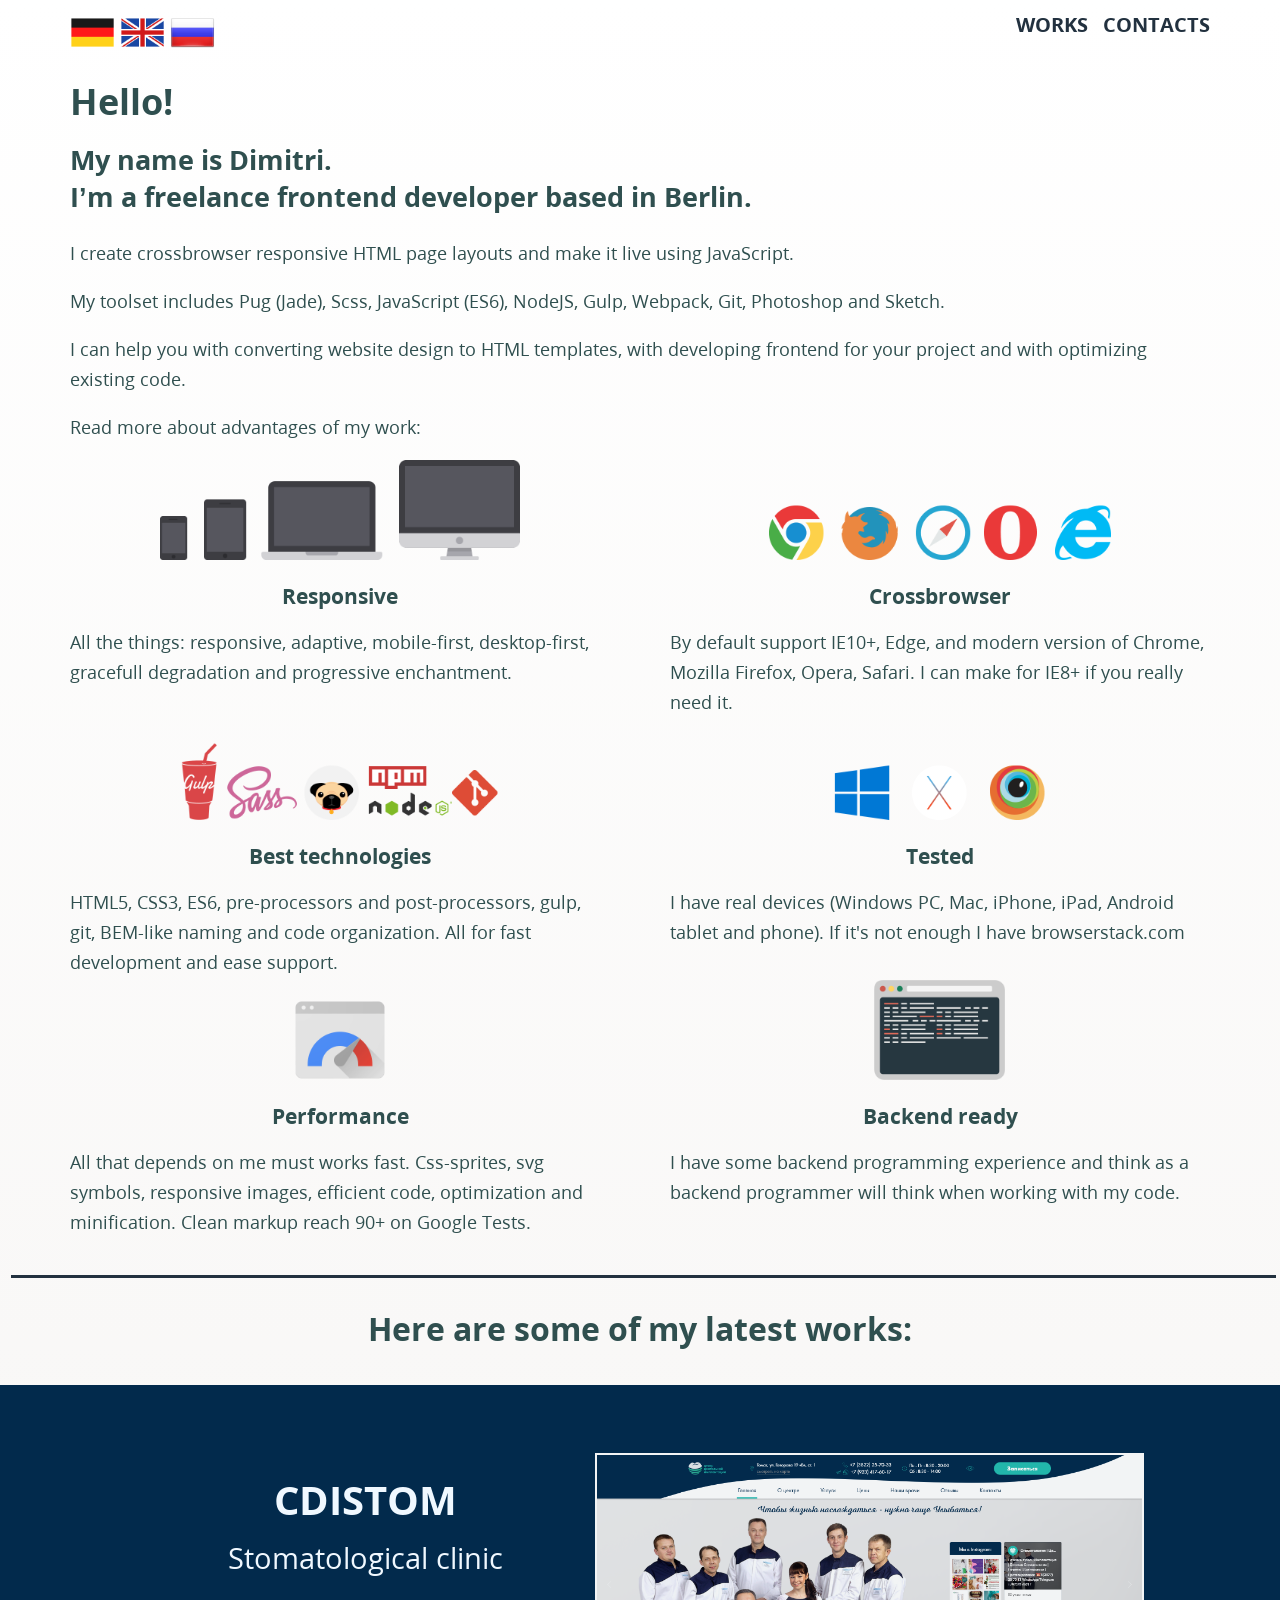
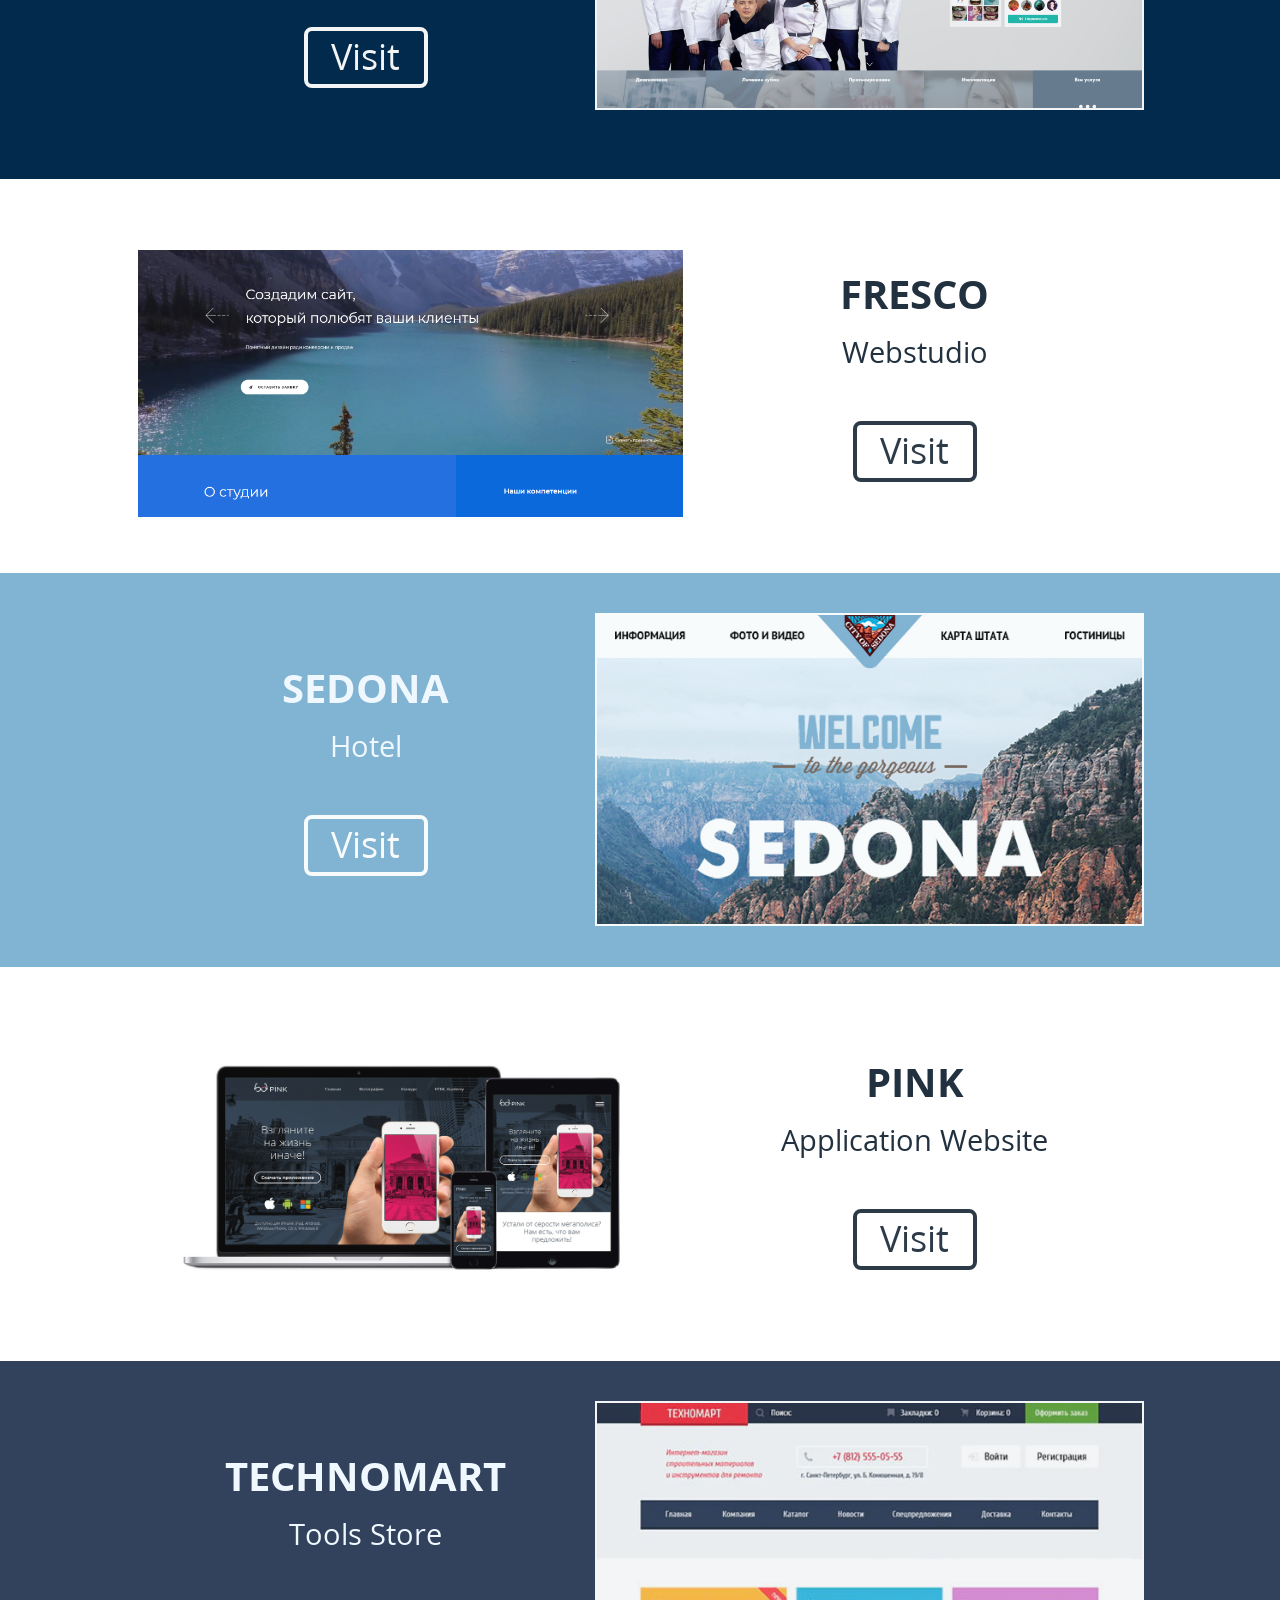
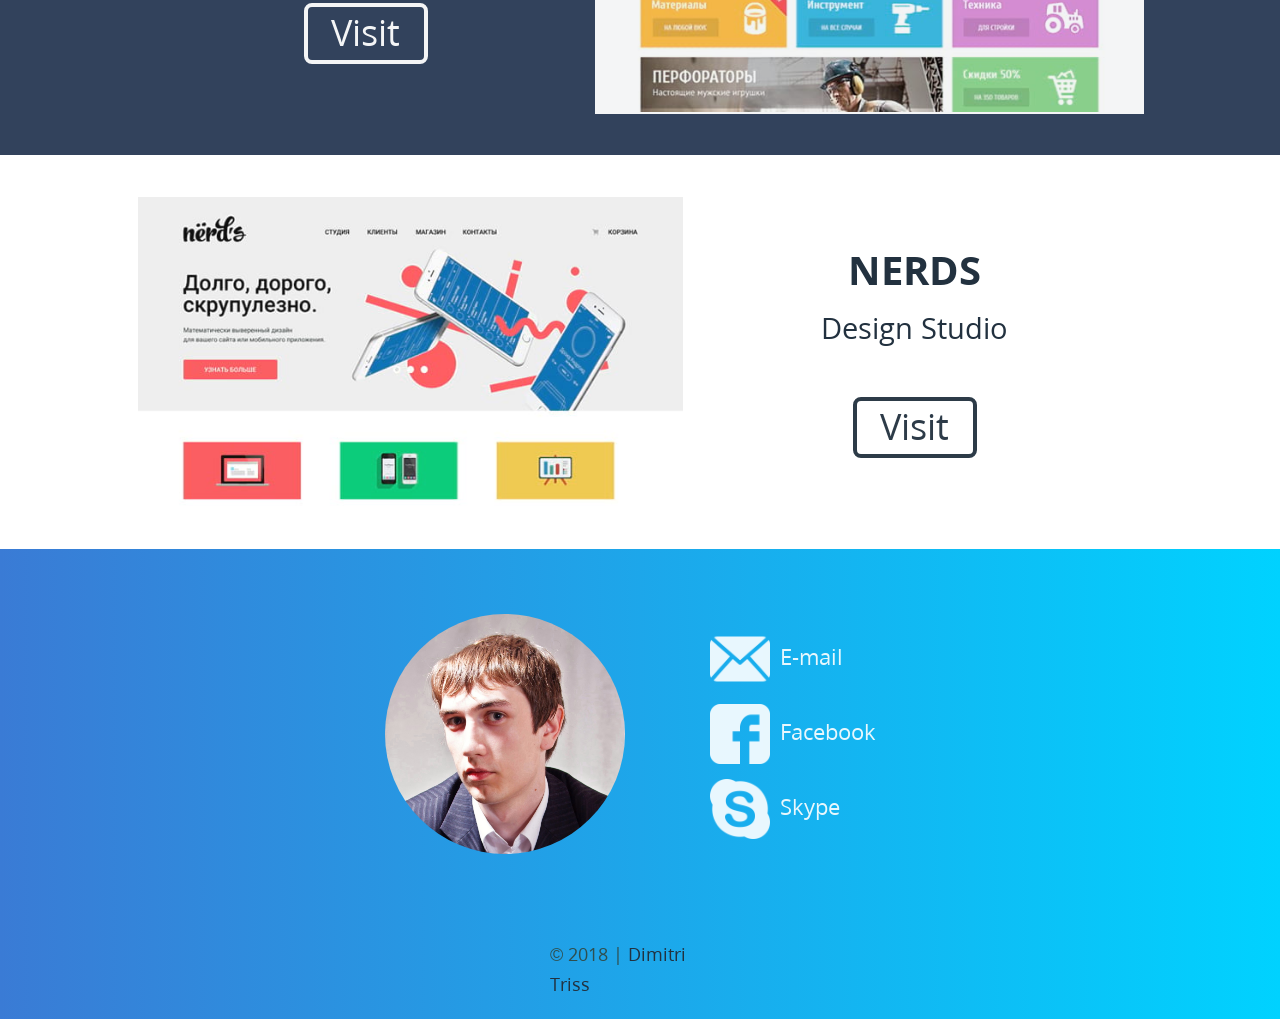
<file: beta/index.html>
<!DOCTYPE html>
<html lang="ru">

<head>
    <meta charset="utf-8">
    <meta name="viewport" content="width=device-width,initial-scale=1">
    <title>Dimitri Triss — Front-end Web Developer</title>
    <link href="https://fonts.googleapis.com/css?family=Lato:400,700" rel="stylesheet">
    <link href="css/stylemin.css" rel="stylesheet">
</head>

<body class="page no-js">
    <header class="page-header container">
        <nav class="main-nav">
            <ul class="clear-ul">
                <li class="main-nav__item main-nav__item--language">
                    <a href="German.html"><img src="img/German.png" alt="Deutsch"></a>
                </li>
                <li class="main-nav__item main-nav__item--language">
                    <a href="index.html"><img src="img/Englisch.png" alt="Englisch"></a>
                </li>
                <li class="main-nav__item main-nav__item--language">
                    <a href="Russian.html"><img src="img/Russian.png" alt="Русский"></a>
                </li>
                <li class="main-nav__item main-nav__item--link">
                    <a href="#works">Works</a>
                </li>
                <li class="main-nav__item main-nav__item--link">
                    <a href="#contacts">Contacts</a>
                </li>
            </ul>
        </nav>
    </header>
    <section class="intro container">
        <h1>Hello!</h1>
        <h2>My name is Dimitri.
            <br> I’m a freelance frontend developer based in Berlin.</h2>
        <p>I create crossbrowser responsive HTML page layouts and make it live using JavaScript.</p>
        <p class="mobile-hidden">My toolset includes Pug (Jade), Scss, JavaScript (ES6), NodeJS, Gulp, Webpack, Git, Photoshop and Sketch.</p>
        <p class="mobile-hidden">I can help you with converting website design to HTML templates, with developing frontend for your project and with optimizing existing code.</p>
        <p>Read more about advantages of my work:</p>
    </section>
    <section class="features container">
        <article class="features__item">
            <img src="img/devices.png" alt="Responsive">
            <h3>Responsive</h3>
            <p>All the things: responsive, adaptive, mobile-first, desktop-first, gracefull degradation and progressive enchantment.</p>
        </article>
        <article class="features__item">
            <img src="img/browsers.png" alt="Crossbrowser">
            <h3>Crossbrowser</h3>
            <p>By default support IE10+, Edge, and modern version of Chrome, Mozilla Firefox, Opera, Safari. I can make for IE8+ if you really need it.</p>
        </article>
        <article class="features__item">
            <img src="img/technologies.png" alt="Best technologies">
            <h3>Best technologies</h3>
            <p>HTML5, CSS3, ES6, pre-processors and post-processors, gulp, git, BEM-like naming and code organization. All for fast development and ease support.</p>
        </article>
        <article class="features__item">
            <img src="img/tested.png" alt="Tested">
            <h3>Tested</h3>
            <p>I have real devices (Windows PC, Mac, iPhone, iPad, Android tablet and phone). If it's not enough I have browserstack.com</p>
        </article>
        <article class="features__item">
            <img src="img/pagespeed.png" alt="Performance">
            <h3>Performance</h3>
            <p>All that depends on me must works fast. Css-sprites, svg symbols, responsive images, efficient code, optimization and minification. Clean markup reach 90+ on Google Tests.</p>
        </article>
        <article class="features__item">
            <img src="img/backend.png" alt="Backend ready">
            <h3>Backend ready</h3>
            <p>I have some backend programming experience and think as a backend programmer will think when working with my code.</p>
        </article>
        <h2>Here are some of my latest works:</h2>
    </section>
    <section id="works" class="works">
        <article class="works__item works__item--sapphirine">
            <div class="container works__wrapper works__wrapper--odd">
                <div>
                    <h2>Cdistom</h2>
                    <p>Stomatological clinic</p>
                    <a class="btn" href="http://cdistom.ru/">Visit</a>
                </div>
                <a href="http://cdistom.ru/"><img src="img/Cdistom.png" alt="Cdistom"></a>
            </div>
        </article>
        <article class="works__item">
            <div class="container works__wrapper works__wrapper--even">
                <a href="http://fresco.bz/"><img src="img/FRESCO.png" alt="FRESCO"></a>
                <div>
                    <h2>Fresco</h2>
                    <p>Webstudio</p>
                    <a class="btn btn--bright" href="http://fresco.bz/">Visit</a>
                </div>
            </div>
        </article>
        <article class="works__item works__item--blue">
            <div class="container works__wrapper works__wrapper--odd">
                <div>
                    <h2>Sedona</h2>
                    <p>Hotel</p>
                    <a class="btn" href="./sedona/index.html">Visit</a>
                </div>
                <a href="./sedona/index.html"><img src="img/sedona-preview.jpg" alt=""></a>
            </div>
        </article>
        <article class="works__item">
            <div class="container works__wrapper works__wrapper--even">
                <a href="./pink/index.html"><img src="img/pink-preview.jpg" alt=""></a>
                <div>
                    <h2>Pink</h2>
                    <p>Application Website</p>
                    <a class="btn btn--bright" href="./pink/index.html">Visit</a>
                </div>
            </div>
        </article>
        <article class="works__item works__item--dark">
            <div class="container works__wrapper works__wrapper--odd">
                <div>
                    <h2>Technomart</h2>
                    <p>Tools Store</p>
                    <a class="btn" href="./technomart/index.html">Visit</a>
                </div>
                <a href="./technomart/index.html"><img src="img/technomart-preview.jpg" alt=""></a>
            </div>
        </article>
        <article class="works__item">
            <div class="container works__wrapper works__wrapper--even">
                <a href="#"><img src="img/nerds-preview.jpg" alt=""></a>
                <div>
                    <h2>Nerds</h2>
                    <p>Design Studio</p>
                    <a class="btn btn--bright" href="#">Visit</a>
                </div>
            </div>
        </article>
    </section>
    <footer id="contacts" class="page-footer">
        <div class="page-footer__wrapper container">
            <div class="page-footer__photo">
                <img src="img/me.png" alt="">
            </div>
            <ul class="clear-ul page-footer__contacts">
                <li>
                    <a href="mailto:triss@berlin.com"><img src="img/mail.png" alt="E-mail">E-mail</a>
                </li>
                <li>
                    <a href="https://www.facebook.com/cognitary"><img src="img/facebook.png" alt="Facebook">Facebook</a>
                </li>
                <li>
                    <a href="skype:sage_freke?chat"><img src="img/skype.png" alt="Skype">Skype</a>
                </li>
            </ul>
            <div class="page-footer__copyright">© 2018 | <a href="https://triss.pro">Dimitri Triss</a></div>
        </div>
    </footer>
    <script src="js/script.js"></script>
</body>

</html>
</file>
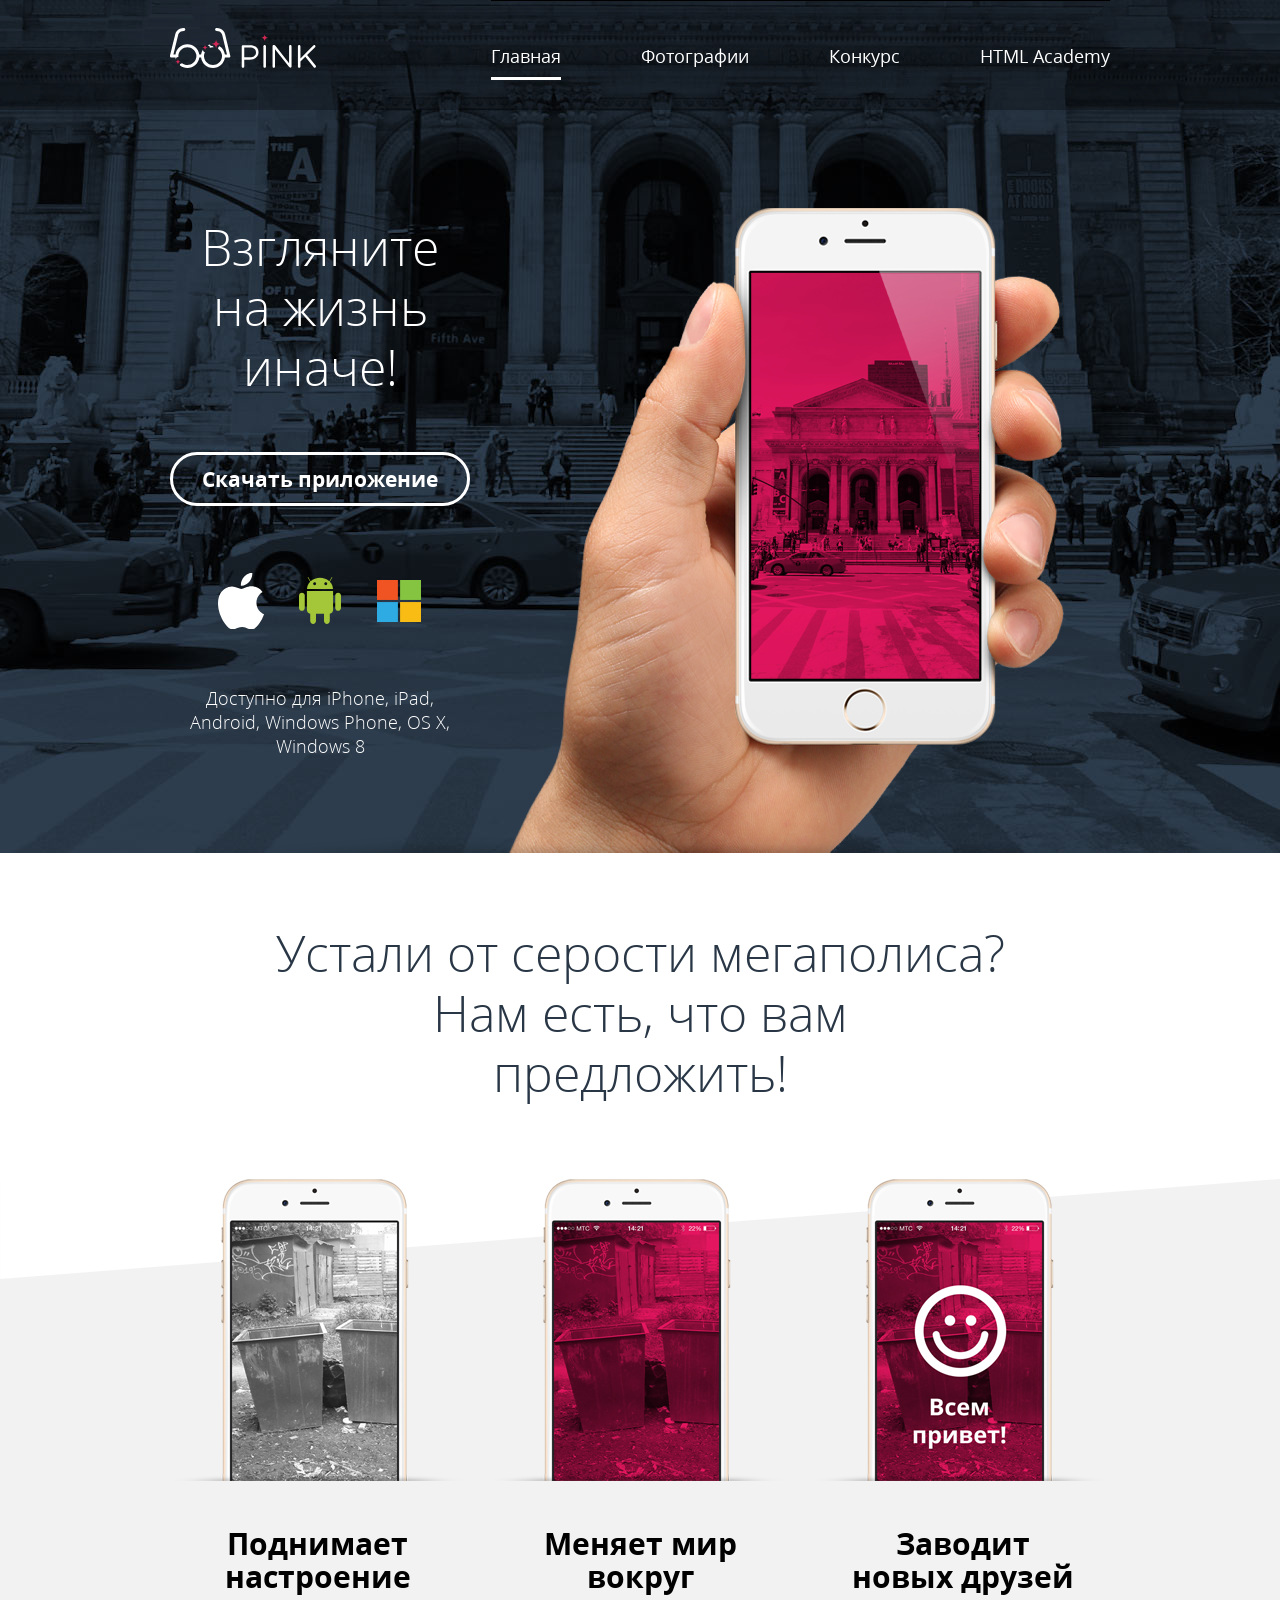
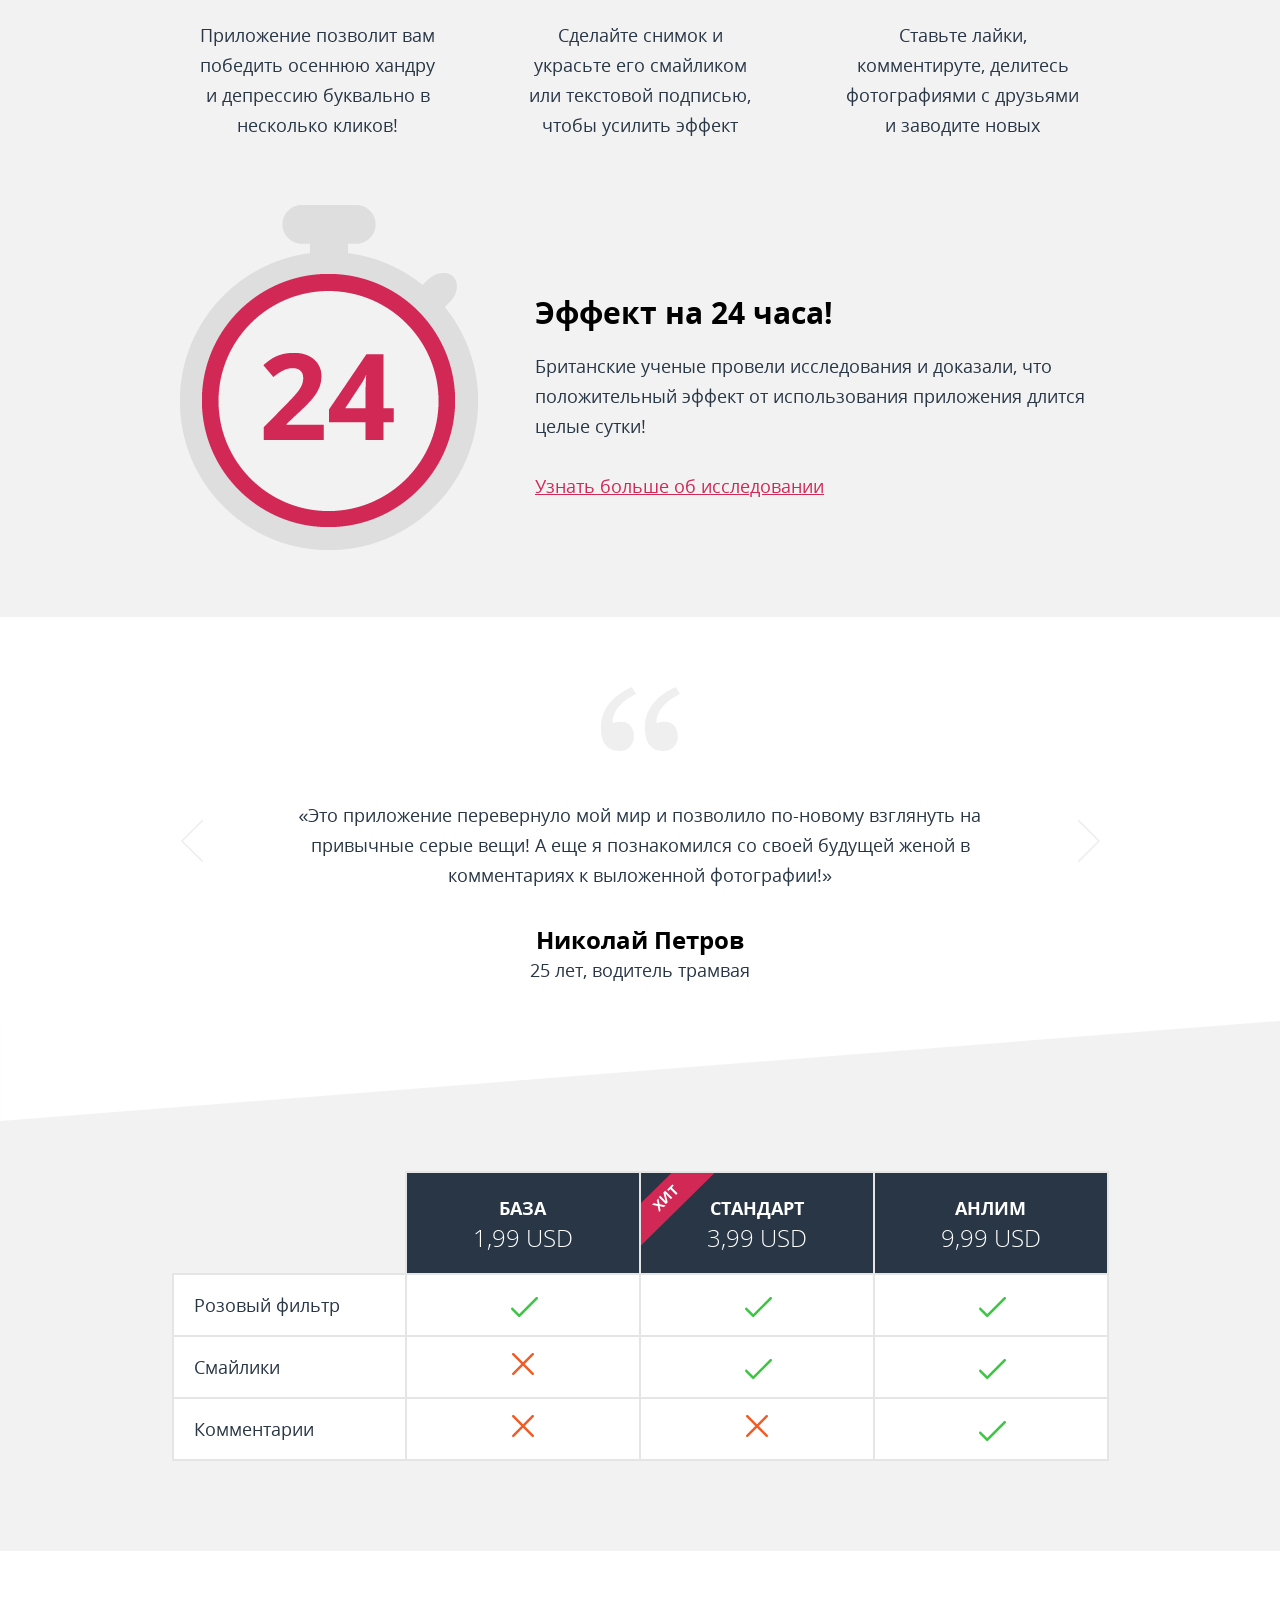
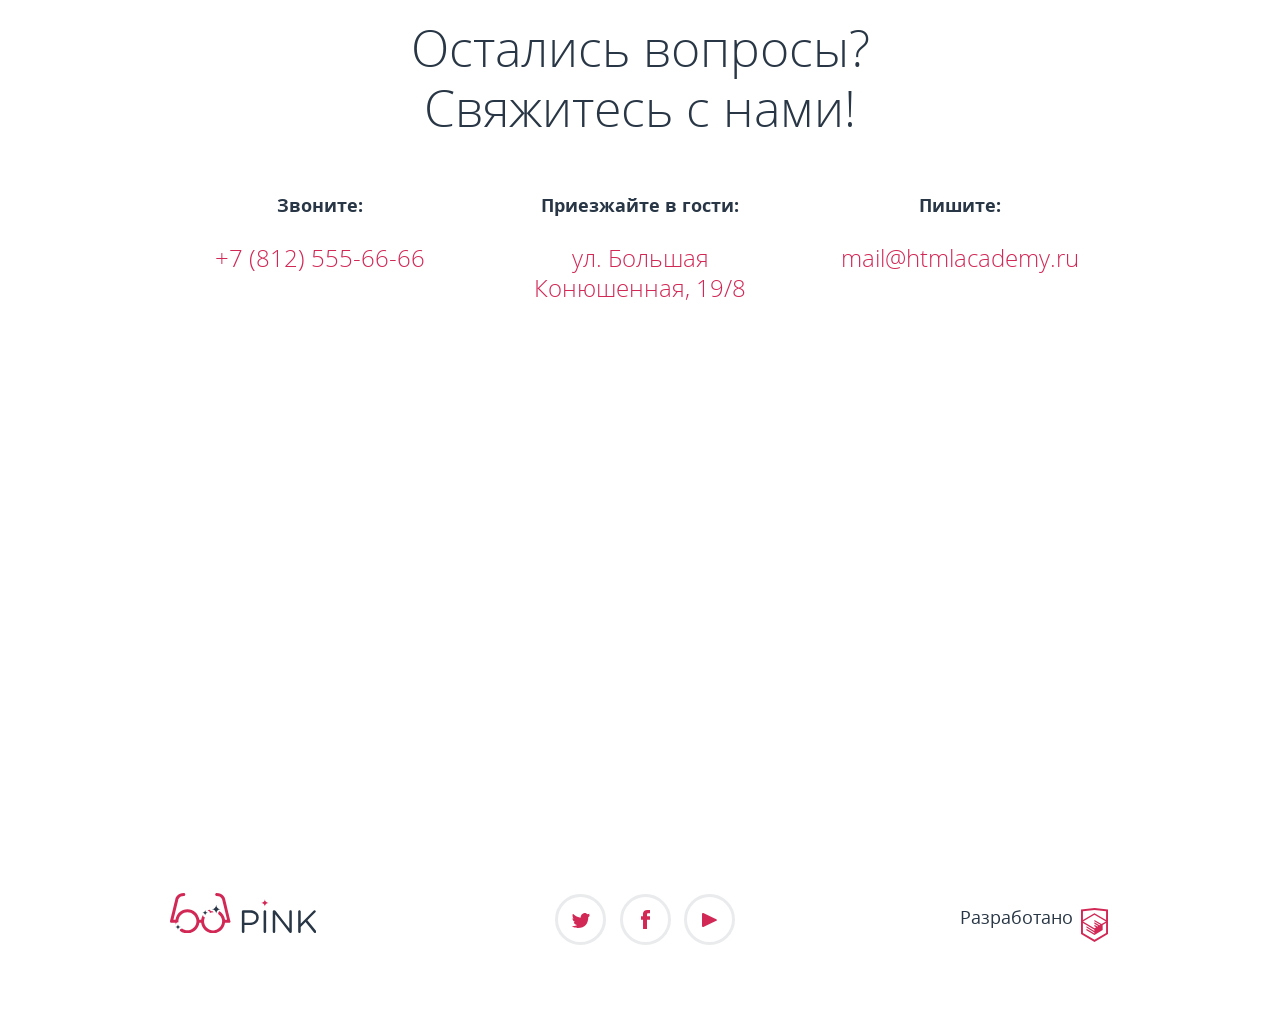
<file: pink/index.html>
<!DOCTYPE html>
<html lang="ru">
  <head>
    <meta charset="utf-8">
    <meta name="viewport" content="width=device-width,initial-scale=1">
    <title>HTML Academy: Пинк</title>
    <link href="css/style.min.css" rel="stylesheet">
  </head>
  <body class="page no-js">
    <header class="page-header page-header--menu-closed">
      <h1 class="visually-hidden">Приложение Pink</h1>
      <div class="page-header__top-menu">
        <div class="page-header__top-menu-wrapper">
          <div class="page-header__logo-wrapper">
            <a class="page-header__logo">
              <picture>
                <source media="(min-width: 960px)" srcset="img/logo-pink-white-desktop.svg">
                <source media="(min-width: 660px)" srcset="img/logo-pink-white-tablet.svg">
                <img src="img/logo-pink-white-mobile.svg" alt="">
              </picture>
              </a>
            <button class="page-header__menu-toggle" type="button">Меню</button>
          </div>
          <nav class="main-nav">
            <ul class="main-nav__items  main-nav__items--index">
              <li class="main-nav__item main-nav__item--active"><a>Главная</a></li>
              <li class="main-nav__item"><a href="photo.html">Фотографии</a></li>
              <li class="main-nav__item"><a href="form.html">Конкурс</a></li>
              <li class="main-nav__item"><a href="http://htmlacademy.ru">HTML Academy</a></li>
            </ul>
          </nav>
        </div>
      </div>
      <div class="page-header__title-wrapper">
        <div class="page-header__title">
          <div class="page-header__title-container">
            <h2>Взгляните на жизнь иначе!</h2>
          </div>
        </div>
        <div class="store-block">
          <div class="store-block__wrapper">
            <a class="btn btn--download-apps" href="http://apple.com/ru/itunes/">Скачать приложение</a>
            <ul class="store-block__icons">
              <li class="store-block__icon"><a href="http://apple.com/ru/itunes/">iOS</a></li>
              <li class="store-block__icon"><a href="https://play.google.com/store/apps?hl=ru">Android</a></li>
              <li class="store-block__icon"><a href="https://microsoft.com/ru-ru/store/apps/windows-phone">Windows mobile</a></li>
            </ul>
            <p>
              Доступно для iPhone, iPad, Android, Windows Phone, OS X, Windows 8
            </p>
          </div>
        </div>
      </div>
    </header>
    <main class="page-main">
      <div class="page-main__title">
        <h2 class="visually-hidden">Описание приложения Pink</h2>
        <div class="page-main__title-container">
          <p>Устали&nbsp;от&nbsp;серости мегаполиса?</p>
          <p>Нам&nbsp;есть,&nbsp;что&nbsp;вам предложить!</p>
        </div>
      </div>
      <div class="app-features">
        <div class="app-features__descriptions-wrapper">
          <div class="app-features__descriptions">
            <div class="app-features__description">
              <b>Поднимает настроение</b>
              <p>Приложение позволит вам победить осеннюю хандру и депрессию буквально в несколько кликов!</p>
            </div>
            <div class="app-features__description">
              <b>Меняет мир вокруг</b>
              <p>Сделайте снимок и украсьте его смайликом или текстовой подписью, чтобы усилить эффект</p>
            </div>
            <div class="app-features__description">
              <b>Заводит новых друзей</b>
              <p>Ставьте лайки, комментируте, делитесь фотографиями с друзьями и заводите новых</p>
            </div>
          </div>
        </div>
      </div>
      <div class="research">
        <div class="research__wrapper">
          <div class="research__description">
            <h2>Эффект на&nbsp;24&nbsp;часа!</h2>
            <p>Британские ученые провели исследования и доказали, что положительный эффект от использования приложения длится целые сутки!
            </p>
            <a href="#">Узнать больше об исследовании</a>
          </div>
        </div>
      </div>
      <div class="reviews">
        <h2 class="visually-hidden">Отзывы о приложении Pink</h2>
        <div class="reviews__wrapper  slider slider--reviews">
          <input class="slider__input" type="radio" name="reviews" id="reviews-input-1" checked>
          <input class="slider__input" type="radio" name="reviews" id="reviews-input-2">
          <input class="slider__input" type="radio" name="reviews" id="reviews-input-3">
          <div class="slider__controls">
            <label class="slider__control" for="reviews-input-1"></label>
            <label class="slider__control" for="reviews-input-2"></label>
            <label class="slider__control" for="reviews-input-3"></label>
          </div>
          <div class="reviews__items">
            <div class="reviews-item reviews-item--1">
              <span class="reviews-item__profession">25 лет, водитель трамвая</span>
              <span class="reviews-item__author">Николай Петров</span>
              <blockquote>
                <p>
                  «Это приложение перевернуло мой мир и позволило по-новому взглянуть на привычные серые вещи!
                  А еще я познакомился со своей будущей женой в комментариях к выложенной фотографии!»
                </p>
              </blockquote>
            </div>
            <div class="reviews-item reviews-item--2">
              <span class="reviews-item__profession">25 лет, водитель трамвая</span>
              <span class="reviews-item__author">Николай Петров</span>
              <blockquote>
                <p>
                  «Это приложение перевернуло мой мир и позволило по-новому взглянуть на привычные серые вещи!
                  А еще я познакомился со своей будущей женой в комментариях к выложенной фотографии!»
                </p>
              </blockquote>
            </div>
            <div class="reviews-item reviews-item--3">
              <span class="reviews-item__profession">25 лет, водитель трамвая</span>
              <span class="reviews-item__author">Николай Петров</span>
              <blockquote>
                <p>
                  «Это приложение перевернуло мой мир и позволило по-новому взглянуть на привычные серые вещи!
                  А еще я познакомился со своей будущей женой в комментариях к выложенной фотографии!»
                </p>
              </blockquote>
            </div>
          </div>
        </div>
      </div>
      <div class="price">
        <div class="price__container">
          <h2 class="visually-hidden">Стоимость приложения Pink</h2>
          <div class="price__wrapper slider slider--table">
            <input class="slider__input" type="radio" name="prices" id="price-input-1">
            <input class="slider__input" type="radio" name="prices" id="price-input-2" checked>
            <input class="slider__input" type="radio" name="prices" id="price-input-3">
            <div class="slider__controls slider__controls--price-table">
              <label class="slider__control" for="price-input-1"></label>
              <label class="slider__control" for="price-input-2"></label>
              <label class="slider__control" for="price-input-3"></label>
            </div>
            <table class="price-table">
              <tr>
                <th class="price-table__title"></th>
                <th class="price-table__title"><b>База</b><br><span>1,99 USD</span></th>
                <th class="price-table__title price-table__title--hit"><b>Стандарт</b><br><span>3,99 USD</span></th>
                <th class="price-table__title"><b>Анлим</b><br><span>9,99 USD</span></th>
              </tr>
              <tr>
                <td class="price-table__description">Розовый фильтр</td>
                <td class="price-table__description"><div class="price-table__description-on">
                  Розовый фильтр
                </div></td>
                <td class="price-table__description"><div class="price-table__description-on">
                  Розовый фильтр
                </div></td>
                <td class="price-table__description"><div class="price-table__description-on">
                  Розовый фильтр
                </div></td>
              </tr>
              <tr>
                <td class="price-table__description">Смайлики</td>
                <td class="price-table__description"><div class="price-table__description-off">
                  Смайлики
                </div></td>
                <td class="price-table__description"><div class="price-table__description-on">
                  Смайлики
                </div></td>
                <td class="price-table__description"><div class="price-table__description-on">
                  Смайлики
                </div></td>
              </tr>
              <tr>
                <td class="price-table__description">Комментарии</td>
                <td class="price-table__description"><div class="price-table__description-off">
                  Комментарии
                </div></td>
                <td class="price-table__description"><div class="price-table__description-off">
                  Комментарии
                </div></td>
                <td class="price-table__description"><div class="price-table__description-on">
                  Комментарии
                </div></td>
              </tr>
            </table>
          </div>
        </div>
      </div>
    </main>
    <footer class="page-footer">
      <h2 class="visually-hidden">Контакты</h2>
      <div class="page-footer__contacts">
        <p class="page-footer__contacts-item">Остались вопросы? Свяжитесь с нами!</p>
        <p class="page-footer__contacts-item"><b>Звоните:</b><br><a href="tel:+781255566666">+7 (812) 555-66-66</a></p>
        <p class="page-footer__contacts-item"><b>Пишите:</b><br><a href="mailto:mail@htmlacademy.ru">mail@htmlacademy.ru</a></p>
        <p class="page-footer__contacts-item"><b>Приезжайте в гости:</b><br>ул. Большая<br>Конюшенная, 19/8</p>
      </div>
      <div class="map-footer" id="yamap">
      </div>
      <div class="page-footer__wrapper-footer">
        <div class="page-footer__logo page-footer__logo--main-page">
          <div class="page-footer__logo-mobile">
            <svg version="1.1" id="Layer_4" xmlns="http://www.w3.org/2000/svg" xmlns:xlink="http://www.w3.org/1999/xlink" x="0px" y="0px" width="146.3px" height="40.375px" viewBox="0 0 146.3 40.375" enable-background="new 0 0 146.3 40.375" xml:space="preserve">
              <g>
                <path fill="#283645" d="M71.874,18.661c0-0.708,0.58-1.288,1.256-1.288h7.18c5.087,0,8.436,2.704,8.436,7.146v0.063 c0,4.86-4.057,7.373-8.854,7.373h-5.475v6.825c0,0.708-0.58,1.287-1.289,1.287c-0.676,0-1.256-0.58-1.256-1.287L71.874,18.661 L71.874,18.661z M79.988,29.641c3.734,0,6.182-1.996,6.182-4.959v-0.062c0-3.221-2.414-4.894-6.053-4.894h-5.699v9.917h5.57V29.641 z"/>
                <path fill="#283645" d="M93.603,18.5c0-0.708,0.579-1.288,1.255-1.288c0.709,0,1.288,0.58,1.288,1.288v20.283 c0,0.708-0.579,1.287-1.288,1.287c-0.676,0-1.255-0.579-1.255-1.287V18.5z"/>
                <path fill="#283645" d="M102.744,18.532c0-0.676,0.58-1.256,1.256-1.256h0.354c0.58,0,0.935,0.29,1.288,0.74l13.684,17.45V18.468 c0-0.676,0.547-1.256,1.256-1.256c0.676,0,1.225,0.58,1.225,1.256v20.349c0,0.677-0.48,1.19-1.158,1.19h-0.129 c-0.548,0-0.936-0.321-1.318-0.772l-13.976-17.867v17.449c0,0.677-0.547,1.257-1.257,1.257c-0.676,0-1.223-0.58-1.223-1.257V18.532 H102.744z"/>
                <path fill="#283645" d="M128.173,18.5c0-0.708,0.58-1.288,1.257-1.288c0.708,0,1.286,0.58,1.286,1.288v12.331l12.848-13.16 c0.29-0.257,0.579-0.451,0.998-0.451c0.676,0,1.225,0.612,1.225,1.256c0,0.354-0.162,0.644-0.42,0.901l-7.984,7.92l8.564,10.561 c0.225,0.291,0.354,0.547,0.354,0.936c0,0.676-0.577,1.288-1.285,1.288c-0.482,0-0.807-0.259-1.03-0.58l-8.401-10.464l-4.863,4.861 v4.895c0,0.708-0.578,1.288-1.286,1.288c-0.677,0-1.257-0.58-1.257-1.288V18.5H128.173z"/>
              </g>
              <path fill="#FFFFFF" d="M60.498,28.266"/>
              <path fill="#D22856" d="M60.462,28.016c-0.002-0.009-5.175-21.365-5.175-21.365C54.926,4.303,52.694,0,46.688,0 c-0.829,0-1.5,0.671-1.5,1.5s0.671,1.5,1.5,1.5c4.856,0,5.575,3.729,5.639,4.143l4.767,19.701h-2.073 c-0.742-5.927-5.802-10.531-11.927-10.531s-11.186,4.604-11.927,10.531h-1.82c-0.741-5.927-5.802-10.531-11.927-10.531 S6.235,20.917,5.493,26.844H3.42L8.187,7.143C8.25,6.729,8.97,3,13.826,3c0.829,0,1.5-0.671,1.5-1.5S14.655,0,13.826,0 C7.82,0,5.588,4.303,5.227,6.651c0,0-5.173,21.356-5.175,21.365c-0.266,1.109,0.531,1.826,1.426,1.826 c0.012,0,0.023,0.004,0.036,0.004h3.982c0.741,5.926,5.802,10.53,11.927,10.53s11.185-4.604,11.927-10.53h1.814 c0.742,5.926,5.802,10.53,11.927,10.53s11.186-4.604,11.927-10.53H59c0.012,0,0.023-0.004,0.036-0.004 C59.931,29.842,60.728,29.125,60.462,28.016z M26.315,29.844c-0.715,4.272-4.421,7.531-8.896,7.531s-8.18-3.259-8.896-7.531 c-0.082-0.488-0.135-0.988-0.135-1.5s0.053-1.011,0.135-1.5c0.715-4.271,4.421-7.531,8.896-7.531s8.18,3.26,8.896,7.531 c0.082,0.489,0.135,0.988,0.135,1.5S26.397,29.355,26.315,29.844z M51.99,29.844c-0.716,4.272-4.421,7.531-8.896,7.531 c-4.475,0-8.181-3.259-8.896-7.531c-0.082-0.488-0.135-0.988-0.135-1.5s0.053-1.011,0.135-1.5c0.716-4.271,4.421-7.531,8.896-7.531 c4.475,0,8.181,3.26,8.896,7.531c0.082,0.489,0.135,0.988,0.135,1.5S52.072,29.355,51.99,29.844z"/>
            </svg>
          </div>
          <div class="page-footer__logo-desktop">
            <svg version="1.1" id="Layer_5" xmlns="http://www.w3.org/2000/svg" xmlns:xlink="http://www.w3.org/1999/xlink" x="0px" y="0px" width="146.3px" height="40.375px" viewBox="0 0 146.3 40.375" enable-background="new 0 0 146.3 40.375" xml:space="preserve">
              <g>
                <path fill="#283645" d="M71.874,18.661c0-0.708,0.58-1.288,1.256-1.288h7.18c5.087,0,8.436,2.704,8.436,7.146v0.063 c0,4.86-4.057,7.373-8.854,7.373h-5.475v6.825c0,0.708-0.58,1.287-1.289,1.287c-0.676,0-1.256-0.58-1.256-1.287L71.874,18.661 L71.874,18.661z M79.988,29.641c3.734,0,6.182-1.996,6.182-4.959v-0.062c0-3.221-2.414-4.894-6.053-4.894h-5.699v9.917h5.57V29.641 z"/>
                <path fill="#283645" d="M93.603,18.5c0-0.708,0.579-1.288,1.255-1.288c0.709,0,1.288,0.58,1.288,1.288v20.283 c0,0.708-0.579,1.287-1.288,1.287c-0.676,0-1.255-0.579-1.255-1.287V18.5z"/>
                <path fill="#283645" d="M102.744,18.532c0-0.676,0.58-1.256,1.256-1.256h0.354c0.58,0,0.935,0.29,1.288,0.74l13.684,17.45V18.468 c0-0.676,0.547-1.256,1.256-1.256c0.676,0,1.225,0.58,1.225,1.256v20.349c0,0.677-0.48,1.19-1.158,1.19h-0.129 c-0.548,0-0.936-0.321-1.318-0.772l-13.976-17.867v17.449c0,0.677-0.547,1.257-1.257,1.257c-0.676,0-1.223-0.58-1.223-1.257V18.532 H102.744z"/>
                <path fill="#283645" d="M128.173,18.5c0-0.708,0.58-1.288,1.257-1.288c0.708,0,1.286,0.58,1.286,1.288v12.331l12.848-13.168 c0.29-0.257,0.579-0.451,0.998-0.451c0.676,0,1.225,0.612,1.225,1.256c0,0.354-0.162,0.644-0.42,0.901l-7.984,7.92l8.564,10.561 c0.225,0.291,0.354,0.547,0.354,0.936c0,0.676-0.577,1.288-1.285,1.288c-0.482,0-0.807-0.259-1.03-0.58l-8.401-10.464l-4.863,4.861 v4.895c0,0.708-0.578,1.288-1.286,1.288c-0.677,0-1.257-0.58-1.257-1.288V18.5H128.173z"/>
              </g>
              <path fill="#D22856" d="M98.498,9.875c-2.002,0-3.623-1.623-3.623-3.624c0,2.001-1.623,3.624-3.625,3.624 c2.002,0,3.625,1.623,3.625,3.624C94.875,11.498,96.496,9.875,98.498,9.875z"/>
              <g>
                <path fill="#D22856" d="M43.094,19.313c0.246,0,0.489,0.014,0.73,0.033c-0.437-0.728-1.227-1.221-2.136-1.221 c-0.877,0-1.614-0.568-1.884-1.354c-0.727,0.208-1.425,0.482-2.089,0.816c0.062,0.017,0.122,0.038,0.188,0.038c1.104,0,2,0.896,2,2 c0,0.096-0.015,0.188-0.028,0.281C40.875,19.524,41.959,19.313,43.094,19.313z"/>
                <path fill="#D22856" d="M60.462,28.016c-0.002-0.009-5.175-21.365-5.175-21.365C54.926,4.303,52.694,0,46.688,0 c-0.829,0-1.5,0.671-1.5,1.5s0.671,1.5,1.5,1.5c4.856,0,5.575,3.729,5.639,4.143l4.767,19.701h-2.073 c-0.445-3.557-2.453-6.628-5.305-8.522c-0.897,0.379-1.529,1.269-1.529,2.303c0,0.088-0.015,0.171-0.026,0.256 c1.991,1.358,3.415,3.489,3.829,5.965c0.082,0.488,0.135,0.987,0.135,1.5c0,0.512-0.053,1.012-0.135,1.5 c-0.716,4.271-4.421,7.53-8.896,7.53c-4.475,0-8.181-3.259-8.896-7.53c-0.082-0.488-0.135-0.988-0.135-1.5 c0-0.513,0.053-1.012,0.135-1.5c0.147-0.879,0.427-1.712,0.808-2.484c-1.034-0.077-1.852-0.932-1.852-1.984 c0-0.189-0.077-0.357-0.192-0.488c-0.938,1.469-1.569,3.149-1.795,4.957h-1.82c-0.741-5.927-5.802-10.531-11.927-10.531 S6.235,20.917,5.493,26.844H3.42L8.187,7.143C8.25,6.729,8.97,3,13.826,3c0.829,0,1.5-0.671,1.5-1.5S14.655,0,13.826,0 C7.82,0,5.588,4.303,5.227,6.651c0,0-5.173,21.356-5.175,21.365c-0.266,1.109,0.531,1.826,1.426,1.826 c0.012,0,0.023,0.004,0.036,0.004h3.982c0.079,0.629,0.215,1.237,0.387,1.831c0.059-0.106,0.102-0.224,0.102-0.354 c0-1.104,0.896-2,2-2c0.166,0,0.324,0.024,0.478,0.062c-0.043-0.343-0.074-0.688-0.074-1.042c0-0.512,0.053-1.011,0.135-1.5 c0.715-4.271,4.421-7.531,8.896-7.531s8.18,3.26,8.896,7.531c0.082,0.489,0.135,0.988,0.135,1.5s-0.053,1.012-0.135,1.5 c-0.715,4.272-4.421,7.531-8.896,7.531c-2.022,0-3.883-0.67-5.386-1.794c-0.35,0.302-0.8,0.491-1.299,0.491 c-0.413,0-0.749,0.336-0.749,0.748c0,0.289-0.065,0.563-0.176,0.812c2.075,1.708,4.722,2.743,7.614,2.743 c6.125,0,11.185-4.604,11.927-10.529h1.814c0.742,5.926,5.802,10.529,11.927,10.529s11.186-4.604,11.927-10.529H59 c0.012,0,0.023-0.005,0.036-0.005C59.931,29.842,60.728,29.125,60.462,28.016z"/>
              </g>
              <g>
                <g>
                  <path fill="#283645" d="M50.686,16.125c-2.485,0-4.499-2.014-4.499-4.499c0,2.485-2.014,4.499-4.499,4.499 c2.485,0,4.499,2.014,4.499,4.499C46.187,18.139,48.2,16.125,50.686,16.125z"/>
                </g>
              </g>
              <g>
                <g>
                  <path fill="#283645" d="M37.904,19.626c-1.519,0-2.749-1.23-2.749-2.749c0,1.519-1.23,2.749-2.749,2.749 c1.519,0,2.749,1.229,2.749,2.749C35.155,20.855,36.386,19.626,37.904,19.626z"/>
                </g>
              </g>
              <g>
                <g>
                  <path fill="#283645" d="M10.734,34.072c-1.519,0-2.749-1.23-2.749-2.75c0,1.52-1.23,2.75-2.749,2.75 c1.519,0,2.749,1.229,2.749,2.748C7.985,35.303,9.215,34.072,10.734,34.072z"/>
                </g>
              </g>
            </svg>
          </div>
        </div>
        <div class="page-footer__social page-footer__social--main-page">
          <div class="social-links">
            <a class="social-links__link social-links__link--tw" href="#">Twitter</a>
            <a class="social-links__link social-links__link--fb" href="#">Facebook</a>
            <a class="social-links__link social-links__link--youtube" href="#">Youtube</a>
          </div>
        </div>
        <div class="page-footer__copyright page-footer__copyright--main-page">
          <span>Разработано</span> <a class="page-footer__copyright-link" href="http://htmlacademy.ru"></a>
        </div>
      </div>
    </footer>
    <script src="js/menu-toggle.js"></script>
    <script type="text/javascript" charset="utf-8" async src="https://api-maps.yandex.ru/services/constructor/1.0/js/?sid=constructor%3Ab66ba2b0f097de1cde65d635395df0507da88b407b8e430cca433c474a34dfa1&id=yamap"></script>
    <script src="js/picturefill.min.js"></script>
  </body>
</html>
</file>
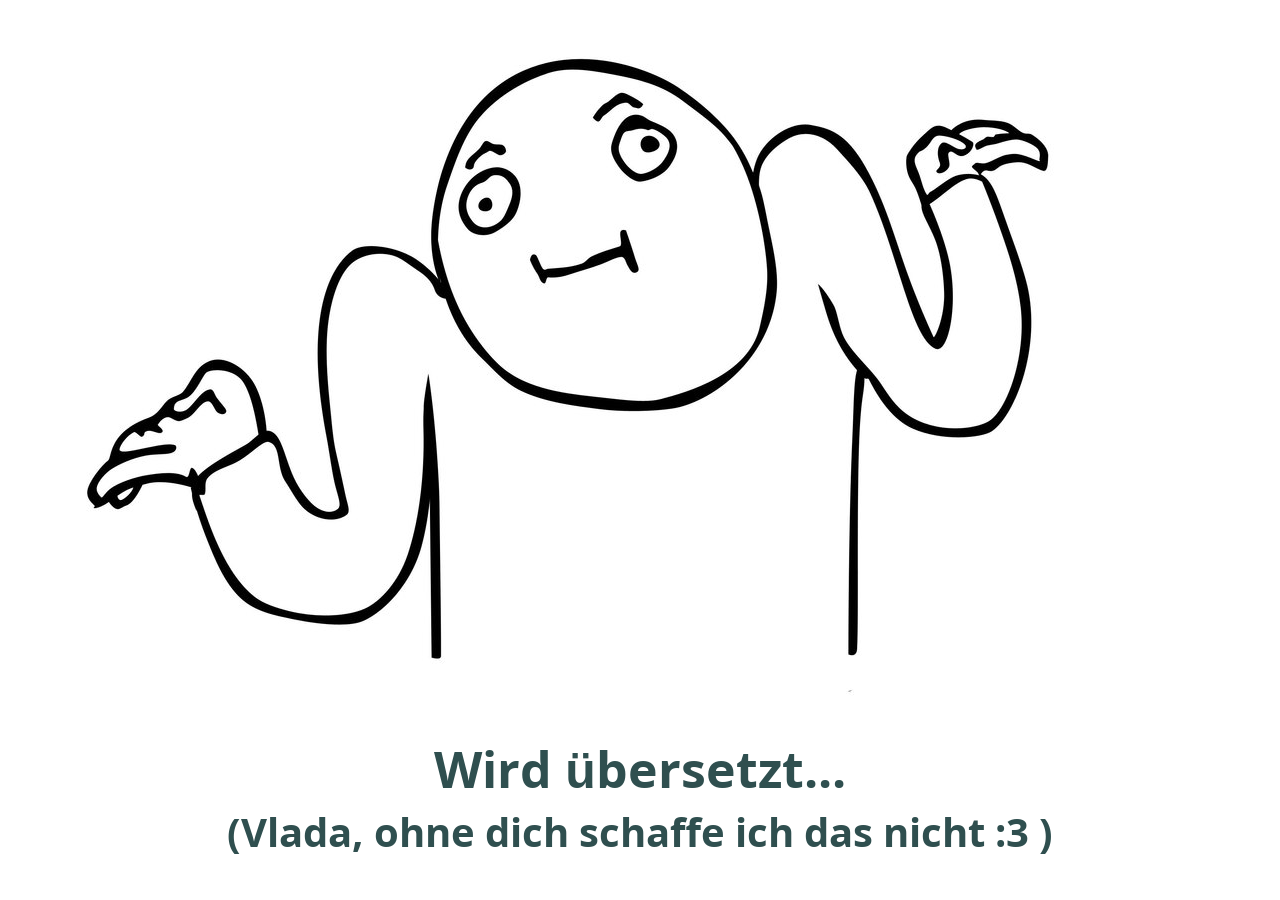
<file: beta/German.html>
<!DOCTYPE html>
<html lang="ru">

<head>
    <meta charset="utf-8">
    <meta name="viewport" content="width=device-width,initial-scale=1">
    <title>Dimitri Triss — Front-end Web Developer</title>
    <link href="https://fonts.googleapis.com/css?family=Lato:400,700" rel="stylesheet">
    <link href="css/stylemin.css" rel="stylesheet">
</head>

<body class="temp page no-js">
    <header class="page-header container">
        <img src="img/shrugg.jpg" alt="Wird übersetz">
        <h1>Wird übersetzt...</h1>
        <h2>(Vlada, ohne dich schaffe ich das nicht :3 )</h2>
    </header>
</body>

</html>
</file>
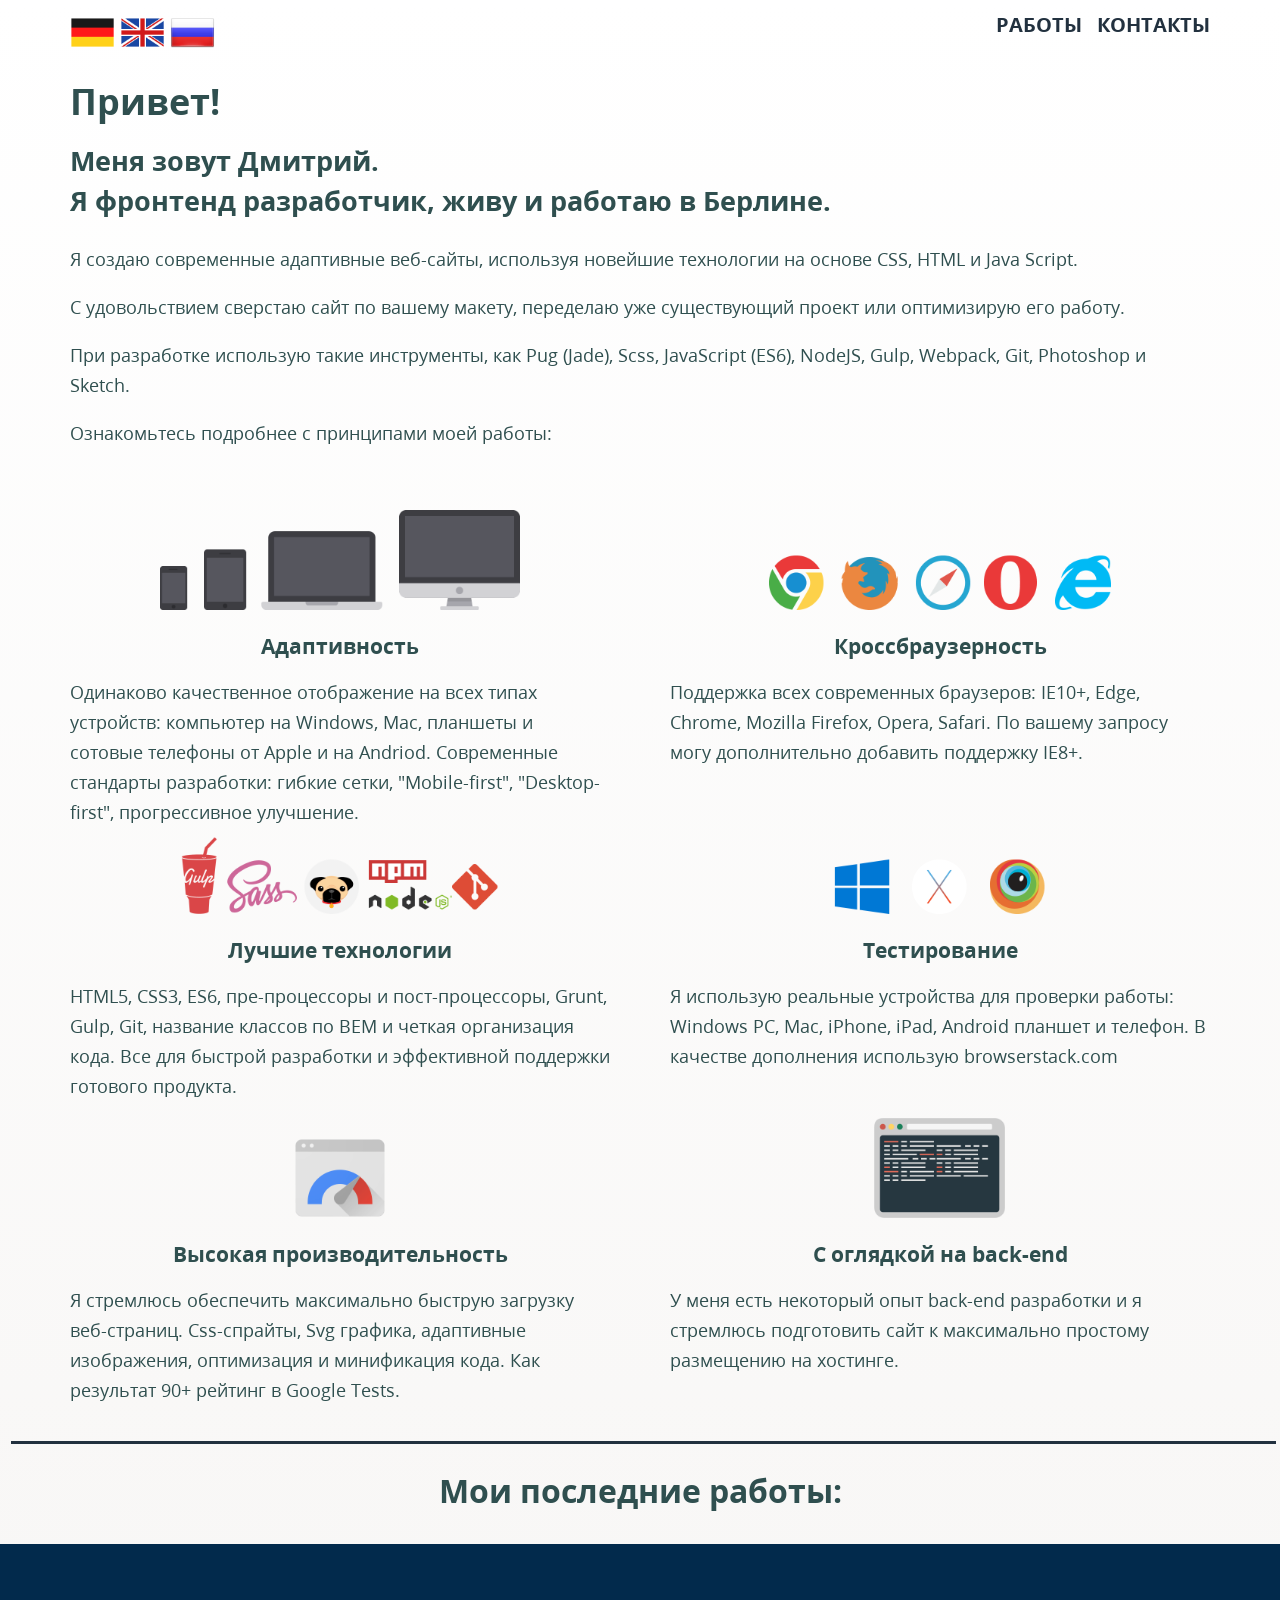
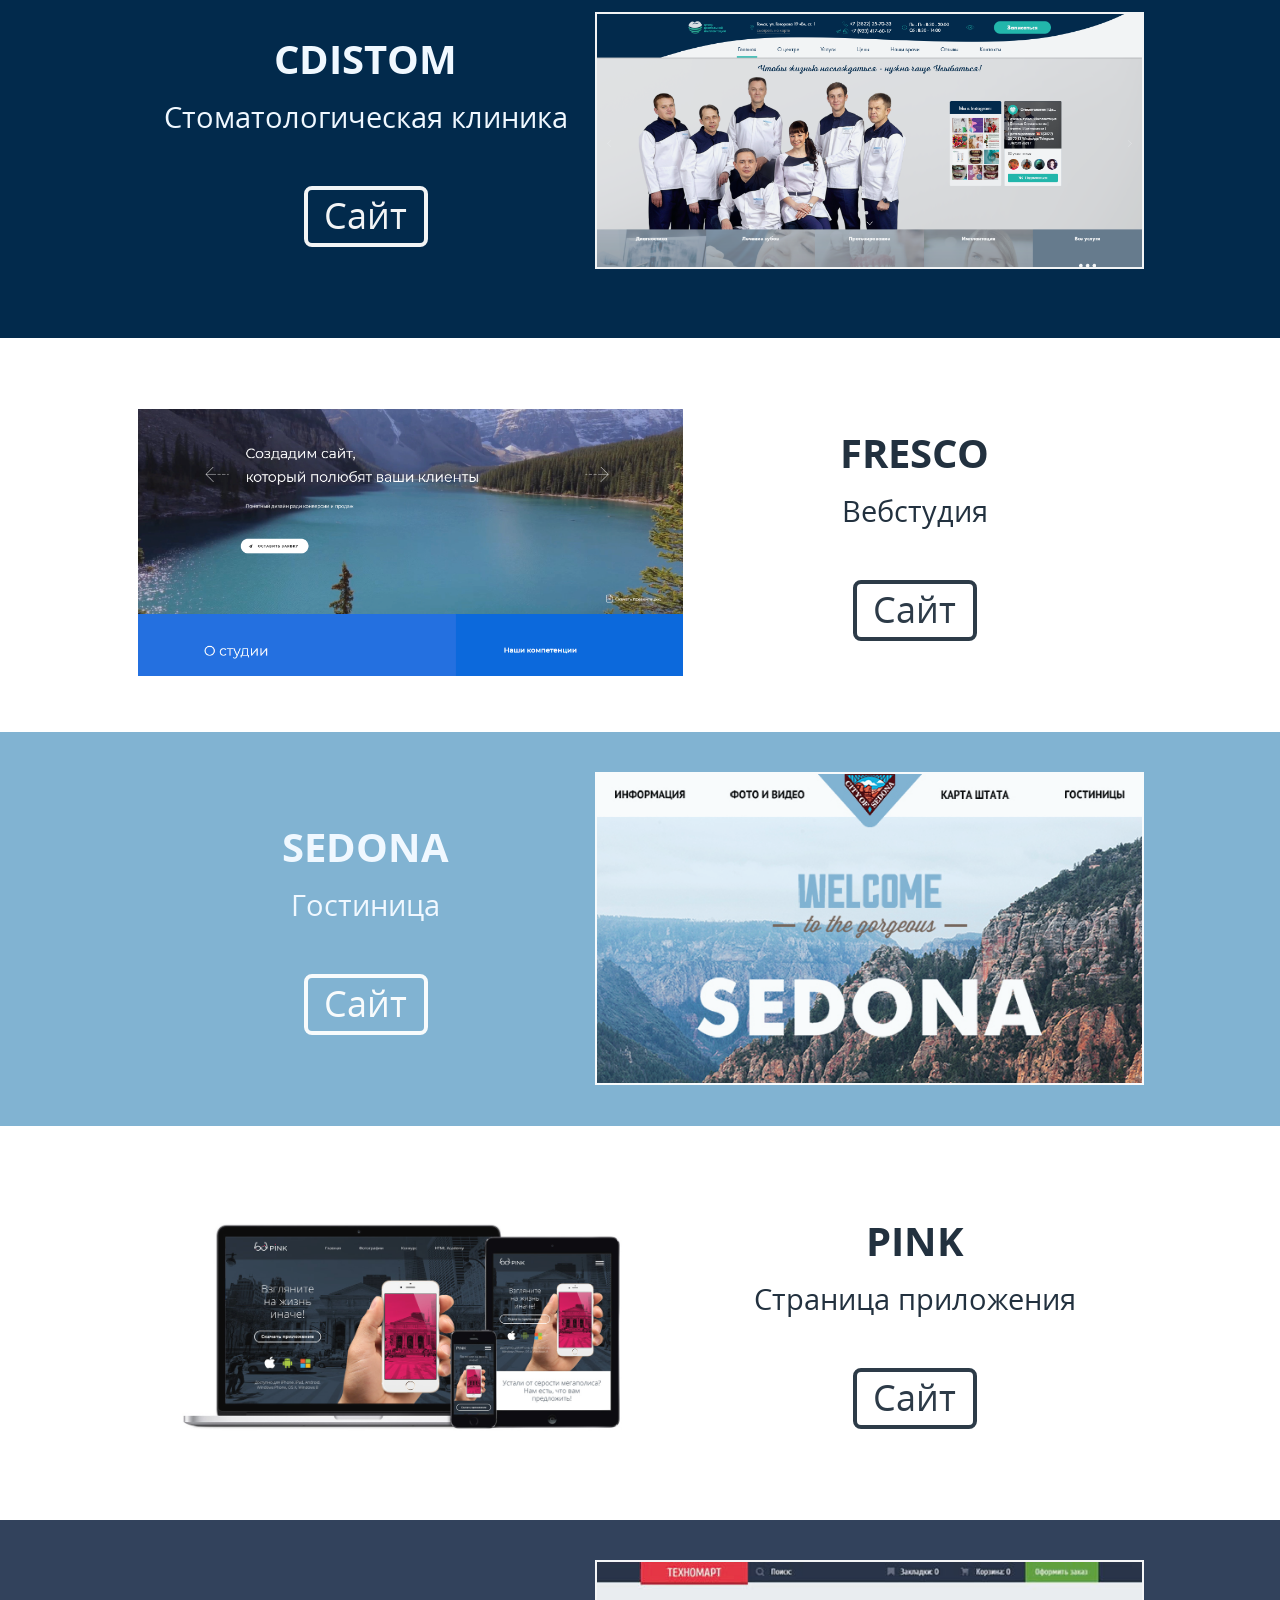
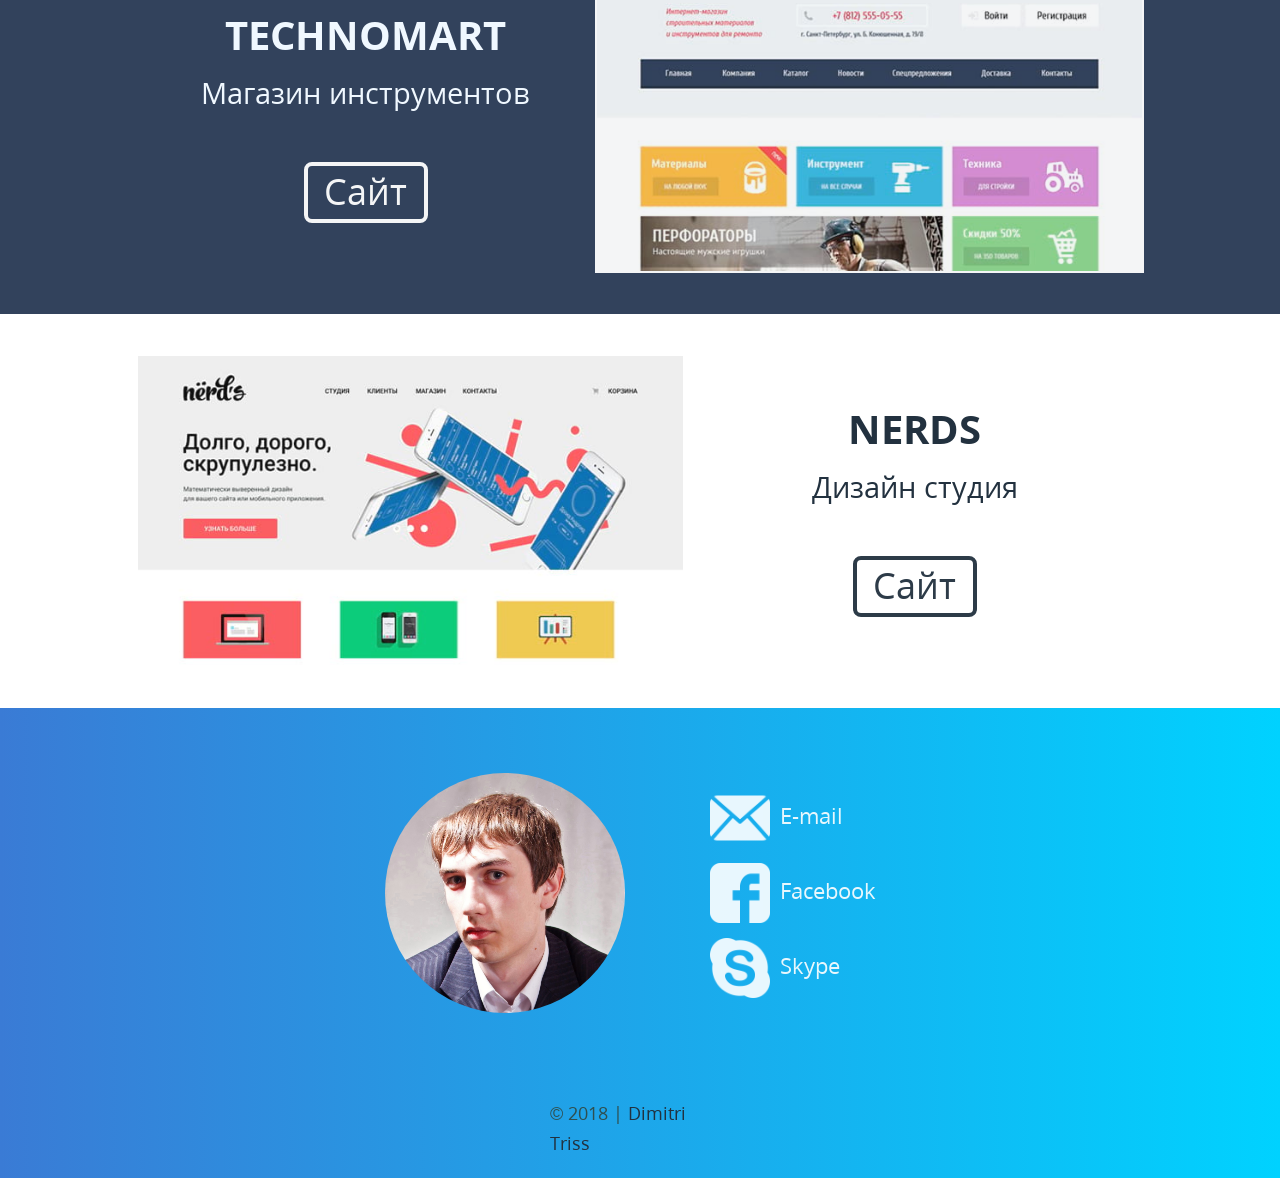
<file: beta/Russian.html>
<!DOCTYPE html>
<html lang="ru">

<head>
    <meta charset="utf-8">
    <meta name="viewport" content="width=device-width,initial-scale=1">
    <title>Дмитрий Трисс — Фронтенд разработчик</title>
    <link href="https://fonts.googleapis.com/css?family=Lato:400,700" rel="stylesheet">
    <link href="css/stylemin.css" rel="stylesheet">
</head>

<body class="page rus no-js">
    <header class="page-header container">
        <nav class="main-nav">
            <ul class="clear-ul">
                <li class="main-nav__item main-nav__item--language">
                    <a href="German.html"><img src="img/German.png" alt="Deutsch"></a>
                </li>
                <li class="main-nav__item main-nav__item--language">
                    <a href="index.html"><img src="img/Englisch.png" alt="Englisch"></a>
                </li>
                <li class="main-nav__item main-nav__item--language">
                    <a href="#"><img src="img/Russian.png" alt="Русский"></a>
                </li>
                <li class="main-nav__item main-nav__item--link">
                    <a href="#works">Работы</a>
                </li>
                <li class="main-nav__item main-nav__item--link">
                    <a href="#contacts">Контакты</a>
                </li>
            </ul>
        </nav>
    </header>
    <section class="intro container">
        <h1>Привет!</h1>
        <h2>Меня зовут Дмитрий.
        <br>Я фронтенд разработчик, живу и работаю в Берлине.</h2>
        <p>Я создаю современные адаптивные веб-сайты, используя новейшие технологии на основе CSS, HTML и Java Script.</p>
        <p class="mobile-hidden">С удовольствием сверстаю сайт по вашему макету, переделаю уже существующий проект или оптимизирую его работу.</p>
        <p class="mobile-hidden">При разработке использую такие инструменты, как Pug (Jade), Scss, JavaScript (ES6), NodeJS, Gulp, Webpack, Git, Photoshop и Sketch.</p>
        <p>Ознакомьтесь подробнее с принципами моей работы:</p>
    </section>
    <section class="features container">
        <article class="features__item">
            <img src="img/devices.png" alt="Responsive">
            <h3>Адаптивность</h3>
            <p>Одинаково качественное отображение на всех типах устройств: компьютер на Windows, Mac, планшеты и сотовые телефоны от Apple и на Andriod. Современные стандарты разработки: гибкие сетки, "Mobile-first", "Desktop-first", прогрессивное улучшение.</p>
        </article>
        <article class="features__item">
            <img src="img/browsers.png" alt="Crossbrowser">
            <h3>Кроссбраузерность</h3>
            <p>Поддержка всех современных браузеров: IE10+, Edge, Chrome, Mozilla Firefox, Opera, Safari. По вашему запросу могу дополнительно добавить поддержку IE8+.</p>
        </article>
        <article class="features__item">
            <img src="img/technologies.png" alt="Best technologies">
            <h3>Лучшие технологии</h3>
            <p>HTML5, CSS3, ES6, пре-процессоры и пост-процессоры, Grunt, Gulp, Git, название классов по BEM и четкая организация кода. Все для быстрой разработки и эффективной поддержки готового продукта.</p>
        </article>
        <article class="features__item">
            <img src="img/tested.png" alt="Tested">
            <h3>Тестирование</h3>
            <p>Я использую реальные устройства для проверки работы: Windows PC, Mac, iPhone, iPad, Android планшет и телефон. В качестве дополнения использую browserstack.com</p>
        </article>
        <article class="features__item">
            <img src="img/pagespeed.png" alt="Performance">
            <h3>Высокая производительность</h3>
            <p>Я стремлюсь обеспечить максимально быструю загрузку веб-страниц. Css-спрайты, Svg графика, адаптивные изображения, оптимизация и минификация кода. Как результат 90+ рейтинг в Google Tests.</p>
        </article>
        <article class="features__item">
            <img src="img/backend.png" alt="Backend ready">
            <h3>С оглядкой на back-end</h3>
            <p>У меня есть некоторый опыт back-end разработки и я стремлюсь подготовить сайт к максимально простому размещению на хостинге.</p>
        </article>
        <h2>Мои последние работы:</h2>
    </section>
   <section id="works" class="works">
        <article class="works__item works__item--sapphirine">
            <div class="container works__wrapper works__wrapper--odd">
                <div>
                    <h2>Cdistom</h2>
                    <p>Стоматологическая клиника</p>
                    <a class="btn" href="http://cdistom.ru/">Сайт</a>
                </div>
                <a href="http://cdistom.ru/"><img src="img/Cdistom.png" alt="Cdistom"></a>
            </div>
        </article>
        <article class="works__item">
            <div class="container works__wrapper works__wrapper--even">
                <a href="http://fresco.bz/"><img src="img/FRESCO.png" alt="FRESCO"></a>
                <div>
                    <h2>Fresco</h2>
                    <p>Вебстудия</p>
                    <a class="btn btn--bright" href="http://fresco.bz/">Сайт</a>
                </div>
            </div>
        </article>
        <article class="works__item works__item--blue">
            <div class="container works__wrapper works__wrapper--odd">
                <div>
                    <h2>Sedona</h2>
                    <p>Гостиница</p>
                    <a class="btn" href="./sedona/index.html">Сайт</a>
                </div>
                <a href="./sedona/index.html"><img src="img/sedona-preview.jpg" alt=""></a>
            </div>
        </article>
        <article class="works__item">
            <div class="container works__wrapper works__wrapper--even">
                <a href="./pink/index.html"><img src="img/pink-preview.jpg" alt=""></a>
                <div>
                    <h2>Pink</h2>
                    <p>Страница приложения</p>
                    <a class="btn btn--bright" href="./pink/index.html">Сайт</a>
                </div>
            </div>
        </article>
        <article class="works__item works__item--dark">
            <div class="container works__wrapper works__wrapper--odd">
                <div>
                    <h2>Technomart</h2>
                    <p>Магазин инструментов</p>
                    <a class="btn" href="./technomart/index.html">Сайт</a>
                </div>
                <a href="./technomart/index.html"><img src="img/technomart-preview.jpg" alt=""></a>
            </div>
        </article>
        <article class="works__item">
            <div class="container works__wrapper works__wrapper--even">
                <a href="#"><img src="img/nerds-preview.jpg" alt=""></a>
                <div>
                    <h2>Nerds</h2>
                    <p>Дизайн студия</p>
                    <a class="btn btn--bright" href="#">Сайт</a>
                </div>
            </div>
        </article>
    </section>
    <footer id="contacts" class="page-footer">
        <div class="page-footer__wrapper container">
            <div class="page-footer__photo">
                <img src="img/me.png" alt="">
            </div>
            <ul class="clear-ul page-footer__contacts">
                <li>
                    <a href="mailto:triss@berlin.com"><img src="img/mail.png" alt="E-mail">E-mail</a>
                </li>
                <li>
                    <a href="https://www.facebook.com/cognitary"><img src="img/facebook.png" alt="Facebook">Facebook</a>
                </li>
                <li>
                    <a href="skype:sage_freke?chat"><img src="img/skype.png" alt="Skype">Skype</a>
                </li>
            </ul>
            <div class="page-footer__copyright">© 2018 | <a href="https://triss.pro">Dimitri Triss</a></div>
        </div>
    </footer>
    <script src="js/script.js"></script>
</body>

</html>
</file>
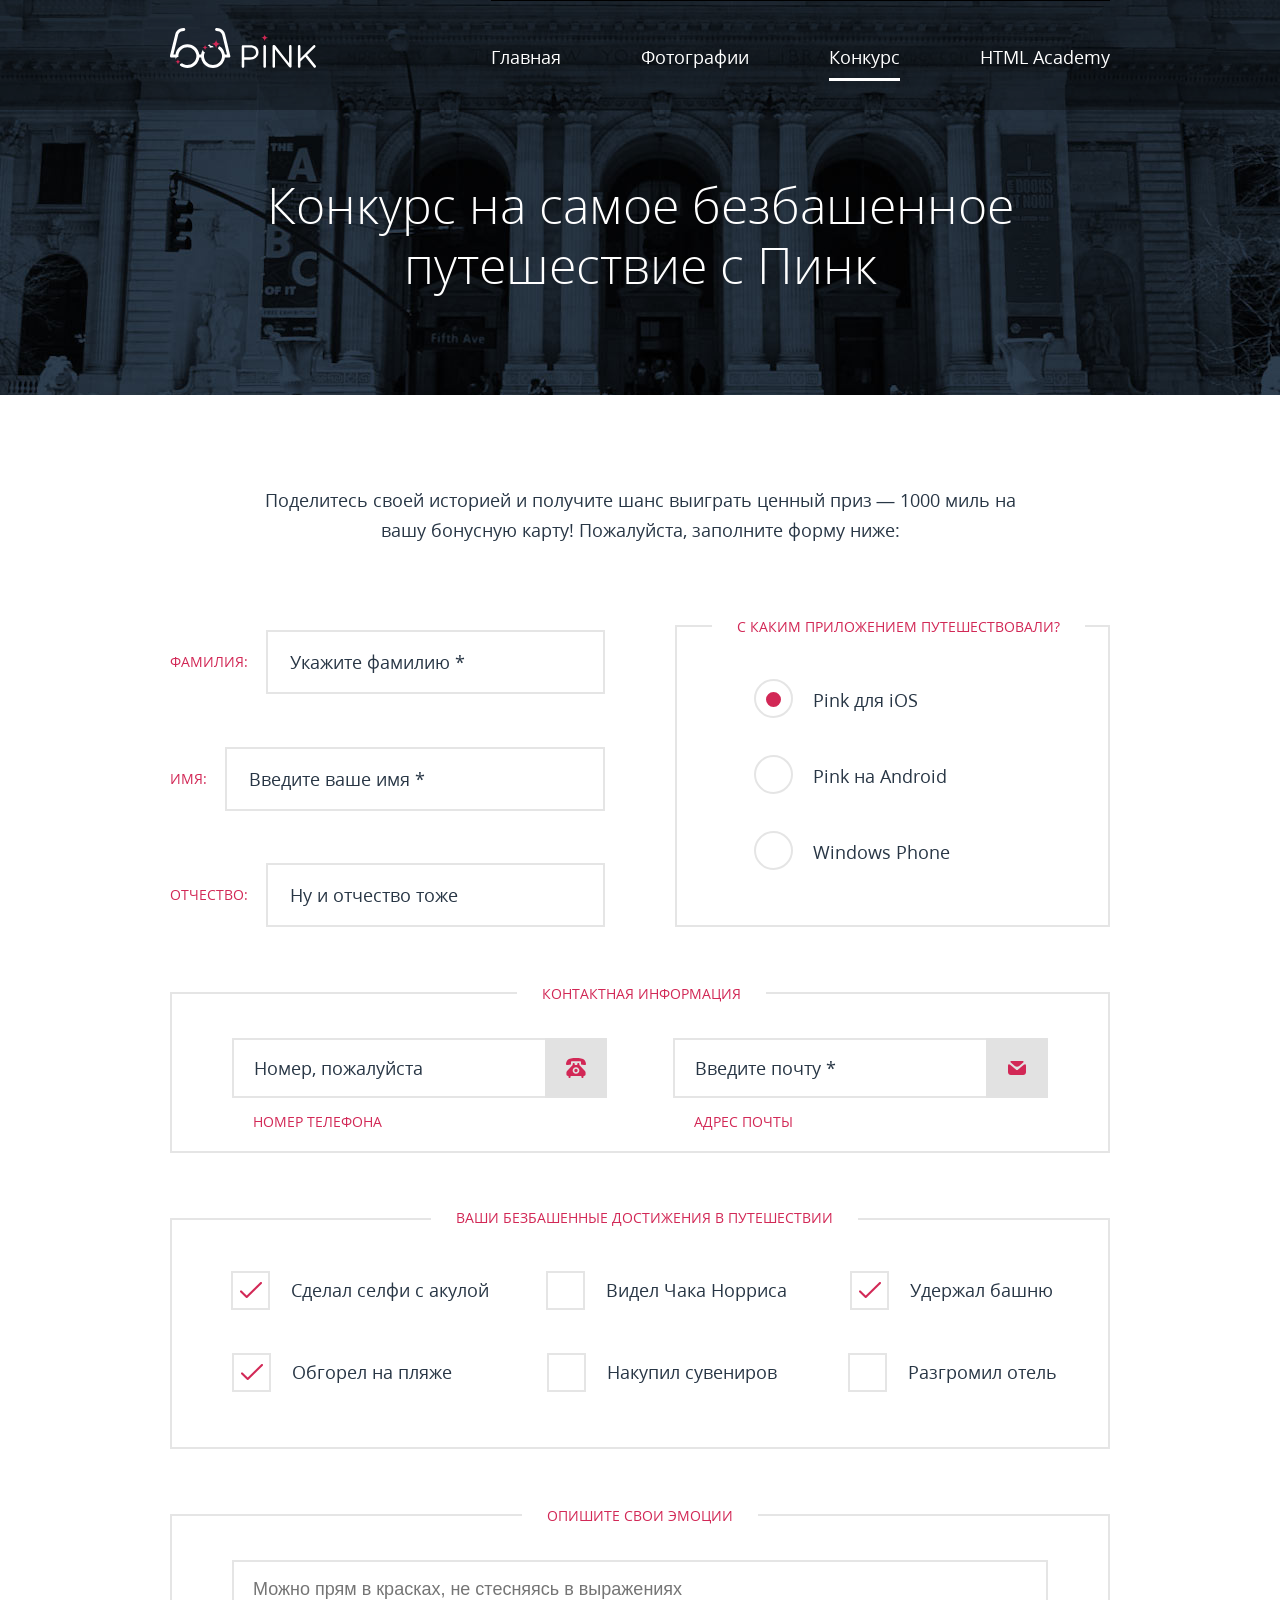
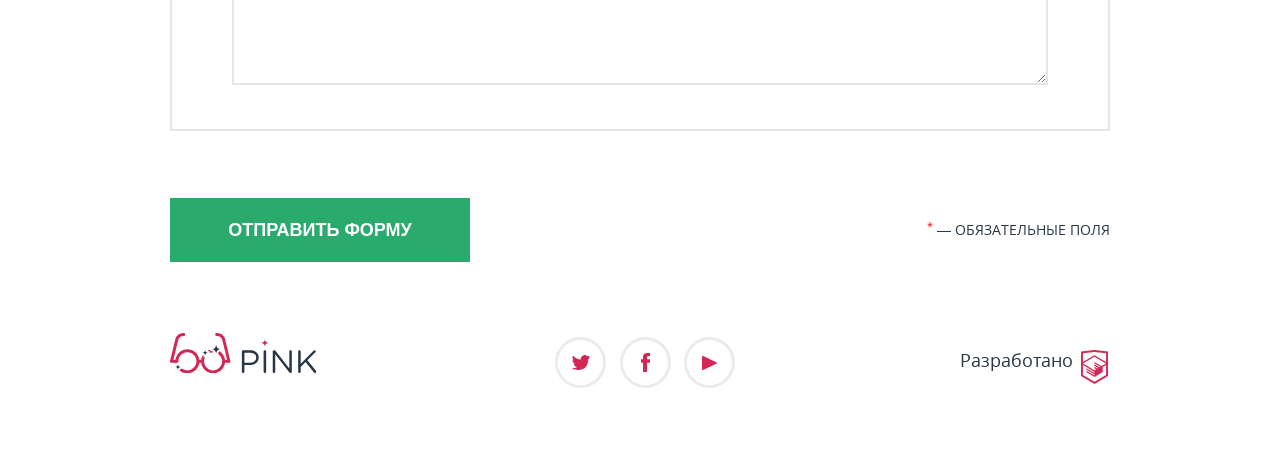
<file: pink/form.html>
<!DOCTYPE html>
<html lang="ru">
  <head>
    <meta charset="utf-8">
    <meta name="viewport" content="width=device-width,initial-scale=1">
    <title>HTML Academy: Пинк</title>
    <link href="css/style.min.css" rel="stylesheet">
  </head>
  <body class="page no-js">
    <header class="page-header page-header--inner page-header--menu-closed">
      <h1 class="visually-hidden">Приложение Pink</h1>
      <div class="page-header__top-menu">
        <div class="page-header__top-menu-wrapper">
          <div class="page-header__logo-wrapper">
            <a class="page-header__logo" href="index.html">
              <picture>
                <source media="(min-width: 960px)" srcset="img/logo-pink-white-desktop.svg">
                <source media="(min-width: 660px)" srcset="img/logo-pink-white-tablet.svg">
                <img src="img/logo-pink-white-mobile.svg" alt="">
              </picture>
              </a>
            <button class="page-header__menu-toggle" type="button">Меню</button>
          </div>
          <nav class="main-nav">
            <div class="main-nav__wrapper">
              <ul class="main-nav__items">
                <li class="main-nav__item"><a href="index.html">Главная</a></li>
                <li class="main-nav__item"><a href="photo.html">Фотографии</a></li>
                <li class="main-nav__item main-nav__item--active"><a>Конкурс</a></li>
                <li class="main-nav__item"><a href="http://htmlacademy.ru">HTML Academy</a></li>
              </ul>
            </div>
          </nav>
        </div>
      </div>
      <div class="page-header__title page-header__title--inner">
        <h1>Конкурс на самое безбашенное путешествие с Пинк</h1>
      </div>
    </header>
    <main class="page-inner">
      <div class="page-inner__title page-inner__title--form">
        <h2>Поделитесь своей историей и получите шанс выиграть ценный приз — 1000 миль на вашу бонусную карту! <span>Пожалуйста, заполните форму ниже:</span></h2>
      </div>
      <form class="story-form" action="https://echo.htmlacademy.ru/" method="post">
        <div class="story-form__name">
          <div class="story-form__name-field">
            <label for="name-field">Фамилия:</label>
            <input type="text" id="name-field" name="name-field" placeholder="Укажите фамилию *" required>
          </div>
          <div class="story-form__name-field">
            <label for="lastname-field">Имя:</label>
            <input type="text" id="lastname-field" name="lastname-field" placeholder="Введите ваше имя *" required>
          </div>
          <div class="story-form__name-field">
            <label for="patronymic-field">Отчество:</label>
            <input type="text" id="patronymic-field" name="patronymic-field" placeholder="Ну и отчество тоже">
          </div>
        </div>
        <div class="story-form__wrapper-achievements">
          <div class="story-form__achievements">
            <h2>Ваши безбашенные достижения в путешествии</h2>
            <div class="story-form__achievements-wrapper">
              <div class="story-form__achievements-field">
                <label><input type="checkbox" name="shark" checked=""><span class="checkbox-indicator"></span>Сделал селфи с акулой</label>
              </div>
              <div class="story-form__achievements-field">
                <label><input type="checkbox" name="beach" checked=""><span class="checkbox-indicator"></span>Обгорел на пляже</label>
              </div>
              <div class="story-form__achievements-field">
                <label><input type="checkbox" name="chak"><span class="checkbox-indicator"></span>Видел Чака Норриса</label>
              </div>
              <div class="story-form__achievements-field">
                <label><input type="checkbox" name="souvenirs"><span class="checkbox-indicator"></span>Накупил сувениров</label>
              </div>
              <div class="story-form__achievements-field">
                <label><input type="checkbox" name="tower" checked=""><span class="checkbox-indicator"></span>Удержал башню</label>
              </div>
              <div class="story-form__achievements-field">
                <label><input type="checkbox" name="hotel"><span class="checkbox-indicator"></span>Разгромил отель</label>
              </div>
            </div>
          </div>
        </div>
        <div class="story-form__contacts">
          <h2>Контактная информация</h2>
          <div class="story-form__contacts-wrapper">
            <div class="story-form__contacts-field">
              <label for="phone">Номер телефона</label>
              <input type="tel" id="phone" name="phone" placeholder="Номер, пожалуйста">
              <span class="story-form__contacts-icon-phone"></span>
            </div>
            <div class="story-form__contacts-field">
              <label for="mail">Адрес почты</label>
              <input type="email" id="mail" name="mail" placeholder="Введите почту *" required>
              <span class="story-form__contacts-icon-mail"></span>
            </div>
          </div>
        </div>
        <div class="story-form__wrapper-apps">
          <div class="story-form__apps">
            <h2>С каким приложением путешествовали?</h2>
            <div class="story-form__apps-field">
              <label><input type="radio" name="app-name" checked><span class="checkbox-indicator"></span>Pink для iOS</label>
            </div>
            <div class="story-form__apps-field">
              <label><input type="radio" name="app-name"><span class="checkbox-indicator"></span>Pink на Android</label>
            </div>
            <div class="story-form__apps-field">
              <label><input type="radio" name="app-name"><span class="checkbox-indicator"></span>Windows Phone</label>
            </div>
          </div>
        </div>
        <div class="story-form__emotions">
          <h2>Опишите свои эмоции</h2>
          <textarea name="emotions-field" rows="3" placeholder="Можно прям в красках, не стесняясь в выражениях"></textarea>
        </div>
        <div class="story-form__btn-block">
          <button class="btn btn--story-form" type="submit">Отправить форму</button>
          <span><sup>*</sup> — обязательные <i class="story-form__btn-block-hide">для заполнения</i> поля</span>
        </div>
      </form>
    </main>
    <footer class="page-footer">
      <div class="page-footer__wrapper-footer-inner">
        <a class="page-footer__logo" href="index.html">
          <div class="page-footer__logo-mobile">
            <svg version="1.1" id="Layer_4" xmlns="http://www.w3.org/2000/svg" xmlns:xlink="http://www.w3.org/1999/xlink" x="0px" y="0px" width="146.3px" height="40.375px" viewBox="0 0 146.3 40.375" enable-background="new 0 0 146.3 40.375" xml:space="preserve">
              <g>
                <path fill="#283645" d="M71.874,18.661c0-0.708,0.58-1.288,1.256-1.288h7.18c5.087,0,8.436,2.704,8.436,7.146v0.063 c0,4.86-4.057,7.373-8.854,7.373h-5.475v6.825c0,0.708-0.58,1.287-1.289,1.287c-0.676,0-1.256-0.58-1.256-1.287L71.874,18.661 L71.874,18.661z M79.988,29.641c3.734,0,6.182-1.996,6.182-4.959v-0.062c0-3.221-2.414-4.894-6.053-4.894h-5.699v9.917h5.57V29.641 z"/>
                <path fill="#283645" d="M93.603,18.5c0-0.708,0.579-1.288,1.255-1.288c0.709,0,1.288,0.58,1.288,1.288v20.283 c0,0.708-0.579,1.287-1.288,1.287c-0.676,0-1.255-0.579-1.255-1.287V18.5z"/>
                <path fill="#283645" d="M102.744,18.532c0-0.676,0.58-1.256,1.256-1.256h0.354c0.58,0,0.935,0.29,1.288,0.74l13.684,17.45V18.468 c0-0.676,0.547-1.256,1.256-1.256c0.676,0,1.225,0.58,1.225,1.256v20.349c0,0.677-0.48,1.19-1.158,1.19h-0.129 c-0.548,0-0.936-0.321-1.318-0.772l-13.976-17.867v17.449c0,0.677-0.547,1.257-1.257,1.257c-0.676,0-1.223-0.58-1.223-1.257V18.532 H102.744z"/>
                <path fill="#283645" d="M128.173,18.5c0-0.708,0.58-1.288,1.257-1.288c0.708,0,1.286,0.58,1.286,1.288v12.331l12.848-13.16 c0.29-0.257,0.579-0.451,0.998-0.451c0.676,0,1.225,0.612,1.225,1.256c0,0.354-0.162,0.644-0.42,0.901l-7.984,7.92l8.564,10.561 c0.225,0.291,0.354,0.547,0.354,0.936c0,0.676-0.577,1.288-1.285,1.288c-0.482,0-0.807-0.259-1.03-0.58l-8.401-10.464l-4.863,4.861 v4.895c0,0.708-0.578,1.288-1.286,1.288c-0.677,0-1.257-0.58-1.257-1.288V18.5H128.173z"/>
              </g>
              <path fill="#FFFFFF" d="M60.498,28.266"/>
              <path fill="#D22856" d="M60.462,28.016c-0.002-0.009-5.175-21.365-5.175-21.365C54.926,4.303,52.694,0,46.688,0 c-0.829,0-1.5,0.671-1.5,1.5s0.671,1.5,1.5,1.5c4.856,0,5.575,3.729,5.639,4.143l4.767,19.701h-2.073 c-0.742-5.927-5.802-10.531-11.927-10.531s-11.186,4.604-11.927,10.531h-1.82c-0.741-5.927-5.802-10.531-11.927-10.531 S6.235,20.917,5.493,26.844H3.42L8.187,7.143C8.25,6.729,8.97,3,13.826,3c0.829,0,1.5-0.671,1.5-1.5S14.655,0,13.826,0 C7.82,0,5.588,4.303,5.227,6.651c0,0-5.173,21.356-5.175,21.365c-0.266,1.109,0.531,1.826,1.426,1.826 c0.012,0,0.023,0.004,0.036,0.004h3.982c0.741,5.926,5.802,10.53,11.927,10.53s11.185-4.604,11.927-10.53h1.814 c0.742,5.926,5.802,10.53,11.927,10.53s11.186-4.604,11.927-10.53H59c0.012,0,0.023-0.004,0.036-0.004 C59.931,29.842,60.728,29.125,60.462,28.016z M26.315,29.844c-0.715,4.272-4.421,7.531-8.896,7.531s-8.18-3.259-8.896-7.531 c-0.082-0.488-0.135-0.988-0.135-1.5s0.053-1.011,0.135-1.5c0.715-4.271,4.421-7.531,8.896-7.531s8.18,3.26,8.896,7.531 c0.082,0.489,0.135,0.988,0.135,1.5S26.397,29.355,26.315,29.844z M51.99,29.844c-0.716,4.272-4.421,7.531-8.896,7.531 c-4.475,0-8.181-3.259-8.896-7.531c-0.082-0.488-0.135-0.988-0.135-1.5s0.053-1.011,0.135-1.5c0.716-4.271,4.421-7.531,8.896-7.531 c4.475,0,8.181,3.26,8.896,7.531c0.082,0.489,0.135,0.988,0.135,1.5S52.072,29.355,51.99,29.844z"/>
            </svg>
          </div>
          <div class="page-footer__logo-desktop">
            <svg version="1.1" id="Layer_5" xmlns="http://www.w3.org/2000/svg" xmlns:xlink="http://www.w3.org/1999/xlink" x="0px" y="0px" width="146.3px" height="40.375px" viewBox="0 0 146.3 40.375" enable-background="new 0 0 146.3 40.375" xml:space="preserve">
              <g>
                <path fill="#283645" d="M71.874,18.661c0-0.708,0.58-1.288,1.256-1.288h7.18c5.087,0,8.436,2.704,8.436,7.146v0.063 c0,4.86-4.057,7.373-8.854,7.373h-5.475v6.825c0,0.708-0.58,1.287-1.289,1.287c-0.676,0-1.256-0.58-1.256-1.287L71.874,18.661 L71.874,18.661z M79.988,29.641c3.734,0,6.182-1.996,6.182-4.959v-0.062c0-3.221-2.414-4.894-6.053-4.894h-5.699v9.917h5.57V29.641 z"/>
                <path fill="#283645" d="M93.603,18.5c0-0.708,0.579-1.288,1.255-1.288c0.709,0,1.288,0.58,1.288,1.288v20.283 c0,0.708-0.579,1.287-1.288,1.287c-0.676,0-1.255-0.579-1.255-1.287V18.5z"/>
                <path fill="#283645" d="M102.744,18.532c0-0.676,0.58-1.256,1.256-1.256h0.354c0.58,0,0.935,0.29,1.288,0.74l13.684,17.45V18.468 c0-0.676,0.547-1.256,1.256-1.256c0.676,0,1.225,0.58,1.225,1.256v20.349c0,0.677-0.48,1.19-1.158,1.19h-0.129 c-0.548,0-0.936-0.321-1.318-0.772l-13.976-17.867v17.449c0,0.677-0.547,1.257-1.257,1.257c-0.676,0-1.223-0.58-1.223-1.257V18.532 H102.744z"/>
                <path fill="#283645" d="M128.173,18.5c0-0.708,0.58-1.288,1.257-1.288c0.708,0,1.286,0.58,1.286,1.288v12.331l12.848-13.168 c0.29-0.257,0.579-0.451,0.998-0.451c0.676,0,1.225,0.612,1.225,1.256c0,0.354-0.162,0.644-0.42,0.901l-7.984,7.92l8.564,10.561 c0.225,0.291,0.354,0.547,0.354,0.936c0,0.676-0.577,1.288-1.285,1.288c-0.482,0-0.807-0.259-1.03-0.58l-8.401-10.464l-4.863,4.861 v4.895c0,0.708-0.578,1.288-1.286,1.288c-0.677,0-1.257-0.58-1.257-1.288V18.5H128.173z"/>
              </g>
              <path fill="#D22856" d="M98.498,9.875c-2.002,0-3.623-1.623-3.623-3.624c0,2.001-1.623,3.624-3.625,3.624 c2.002,0,3.625,1.623,3.625,3.624C94.875,11.498,96.496,9.875,98.498,9.875z"/>
              <g>
                <path fill="#D22856" d="M43.094,19.313c0.246,0,0.489,0.014,0.73,0.033c-0.437-0.728-1.227-1.221-2.136-1.221 c-0.877,0-1.614-0.568-1.884-1.354c-0.727,0.208-1.425,0.482-2.089,0.816c0.062,0.017,0.122,0.038,0.188,0.038c1.104,0,2,0.896,2,2 c0,0.096-0.015,0.188-0.028,0.281C40.875,19.524,41.959,19.313,43.094,19.313z"/>
                <path fill="#D22856" d="M60.462,28.016c-0.002-0.009-5.175-21.365-5.175-21.365C54.926,4.303,52.694,0,46.688,0 c-0.829,0-1.5,0.671-1.5,1.5s0.671,1.5,1.5,1.5c4.856,0,5.575,3.729,5.639,4.143l4.767,19.701h-2.073 c-0.445-3.557-2.453-6.628-5.305-8.522c-0.897,0.379-1.529,1.269-1.529,2.303c0,0.088-0.015,0.171-0.026,0.256 c1.991,1.358,3.415,3.489,3.829,5.965c0.082,0.488,0.135,0.987,0.135,1.5c0,0.512-0.053,1.012-0.135,1.5 c-0.716,4.271-4.421,7.53-8.896,7.53c-4.475,0-8.181-3.259-8.896-7.53c-0.082-0.488-0.135-0.988-0.135-1.5 c0-0.513,0.053-1.012,0.135-1.5c0.147-0.879,0.427-1.712,0.808-2.484c-1.034-0.077-1.852-0.932-1.852-1.984 c0-0.189-0.077-0.357-0.192-0.488c-0.938,1.469-1.569,3.149-1.795,4.957h-1.82c-0.741-5.927-5.802-10.531-11.927-10.531 S6.235,20.917,5.493,26.844H3.42L8.187,7.143C8.25,6.729,8.97,3,13.826,3c0.829,0,1.5-0.671,1.5-1.5S14.655,0,13.826,0 C7.82,0,5.588,4.303,5.227,6.651c0,0-5.173,21.356-5.175,21.365c-0.266,1.109,0.531,1.826,1.426,1.826 c0.012,0,0.023,0.004,0.036,0.004h3.982c0.079,0.629,0.215,1.237,0.387,1.831c0.059-0.106,0.102-0.224,0.102-0.354 c0-1.104,0.896-2,2-2c0.166,0,0.324,0.024,0.478,0.062c-0.043-0.343-0.074-0.688-0.074-1.042c0-0.512,0.053-1.011,0.135-1.5 c0.715-4.271,4.421-7.531,8.896-7.531s8.18,3.26,8.896,7.531c0.082,0.489,0.135,0.988,0.135,1.5s-0.053,1.012-0.135,1.5 c-0.715,4.272-4.421,7.531-8.896,7.531c-2.022,0-3.883-0.67-5.386-1.794c-0.35,0.302-0.8,0.491-1.299,0.491 c-0.413,0-0.749,0.336-0.749,0.748c0,0.289-0.065,0.563-0.176,0.812c2.075,1.708,4.722,2.743,7.614,2.743 c6.125,0,11.185-4.604,11.927-10.529h1.814c0.742,5.926,5.802,10.529,11.927,10.529s11.186-4.604,11.927-10.529H59 c0.012,0,0.023-0.005,0.036-0.005C59.931,29.842,60.728,29.125,60.462,28.016z"/>
              </g>
              <g>
                <g>
                  <path fill="#283645" d="M50.686,16.125c-2.485,0-4.499-2.014-4.499-4.499c0,2.485-2.014,4.499-4.499,4.499 c2.485,0,4.499,2.014,4.499,4.499C46.187,18.139,48.2,16.125,50.686,16.125z"/>
                </g>
              </g>
              <g>
                <g>
                  <path fill="#283645" d="M37.904,19.626c-1.519,0-2.749-1.23-2.749-2.749c0,1.519-1.23,2.749-2.749,2.749 c1.519,0,2.749,1.229,2.749,2.749C35.155,20.855,36.386,19.626,37.904,19.626z"/>
                </g>
              </g>
              <g>
                <g>
                  <path fill="#283645" d="M10.734,34.072c-1.519,0-2.749-1.23-2.749-2.75c0,1.52-1.23,2.75-2.749,2.75 c1.519,0,2.749,1.229,2.749,2.748C7.985,35.303,9.215,34.072,10.734,34.072z"/>
                </g>
              </g>
            </svg>
          </div>
        </a>
        <div class="page-footer__social">
          <div class="social-links">
            <a class="social-links__link social-links__link--tw" href="#">Twitter</a>
            <a class="social-links__link social-links__link--fb" href="#">Facebook</a>
            <a class="social-links__link social-links__link--youtube" href="#">Youtube</a>
          </div>
        </div>
        <div class="page-footer__copyright">
          <span>Разработано</span> <a class="page-footer__copyright-link" href="http://htmlacademy.ru"></a>
        </div>
      </div>
    </footer>
    <div class="modal-window modal-window__refusing">
      <div class="modal-window__refusing-wrapper">
        <h3 class="modal-window__refusing-title">Что-то пошло не так!</h3>
        <p class="modal-window__refusing-message">Проверьте поля, выделенные красным, скорее всего вы забыли их заполнить.</p>
      </div>
      <div class="modal-window__refusing-btn">
        <button class="modal-window__btn" type="button">ок</button>
      </div>
    </div>
    <div class="modal-window modal-window__application">
      <div class="modal-window__application-wrapper">
        <h3 class="modal-window__application-title">Ваша заявка отправлена</h3>
        <p class="modal-window__application-message">Спасибо за ваше участие, ваша заявка уже поступила к нам. В ближайшее время мы рассмотрим ее и оповестим вас.</p>
      </div>
      <div class="modal-window__application-btn">
        <button class="modal-window__btn" type="button">Закрыть окно</button>
      </div>
    </div>
    <script src="js/menu-toggle.js"></script>
    <script src="js/picturefill.min.js"></script>
  </body>
</html>
</file>
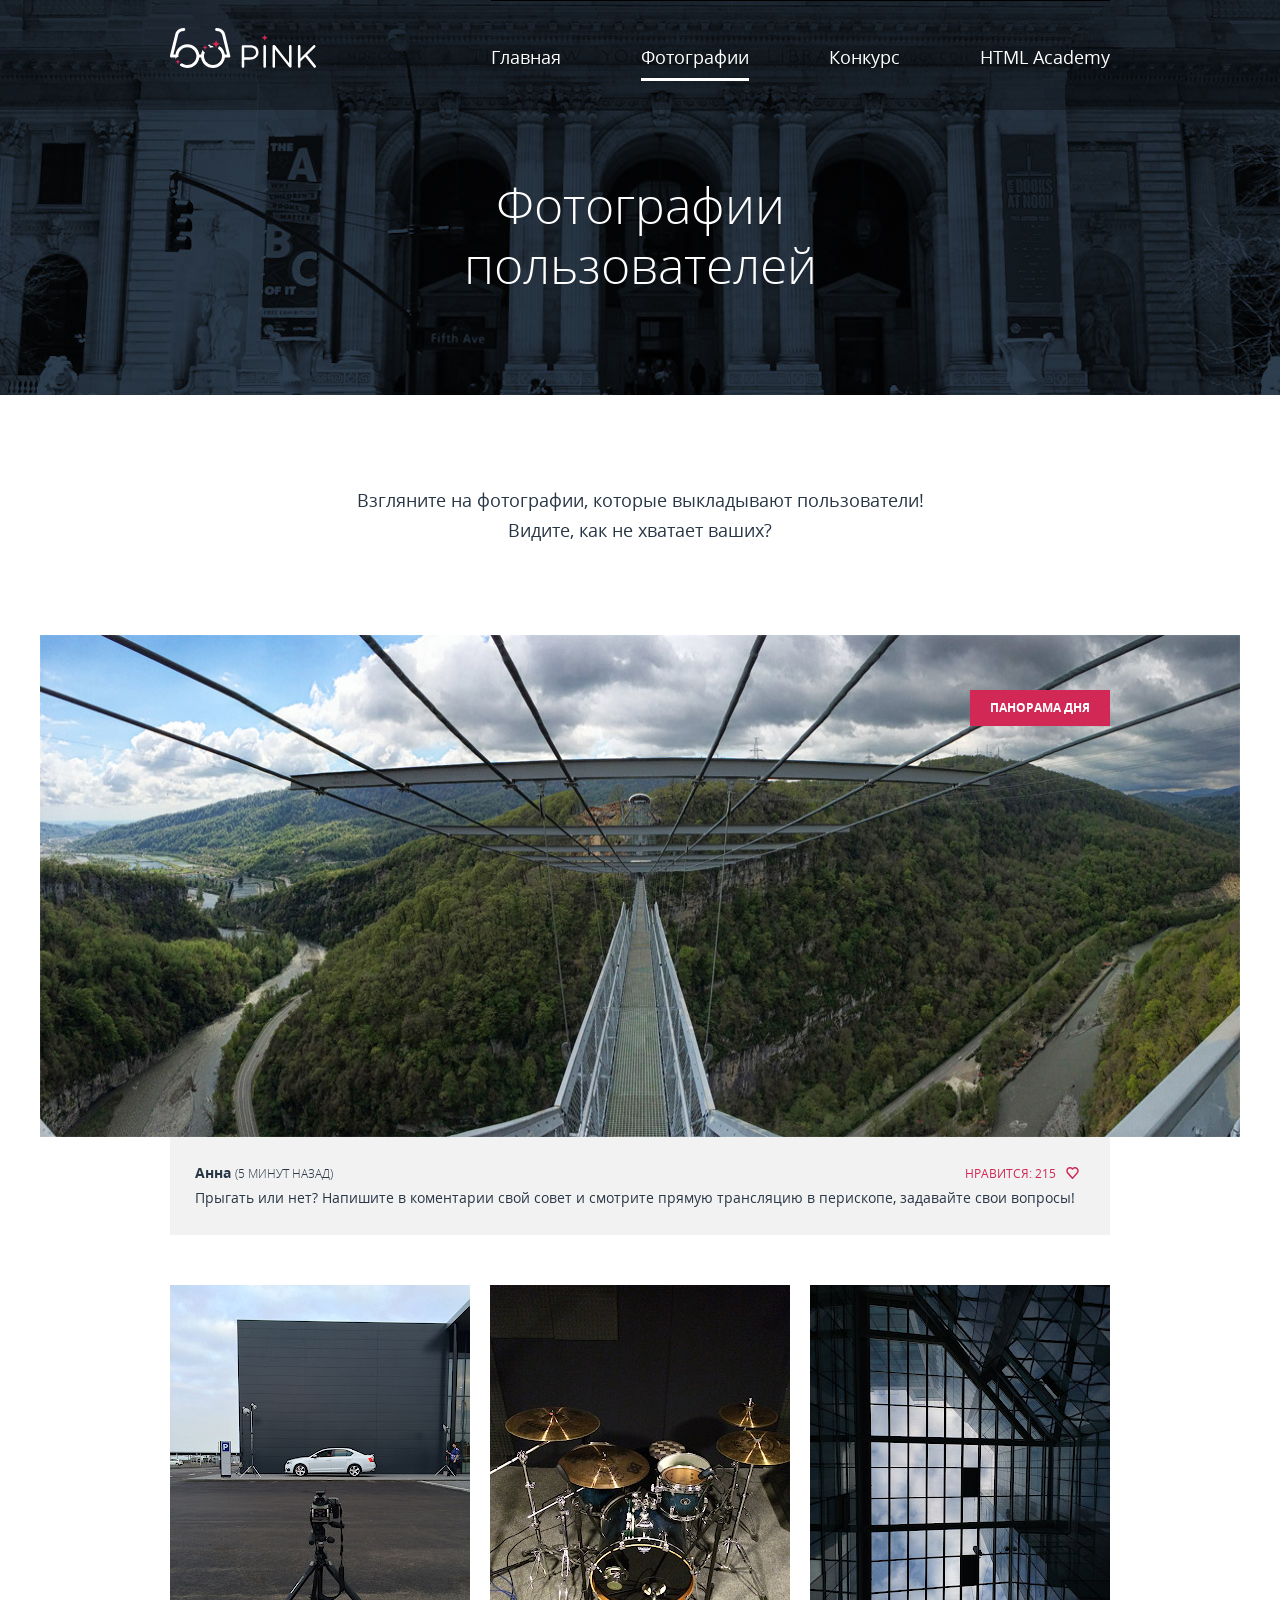
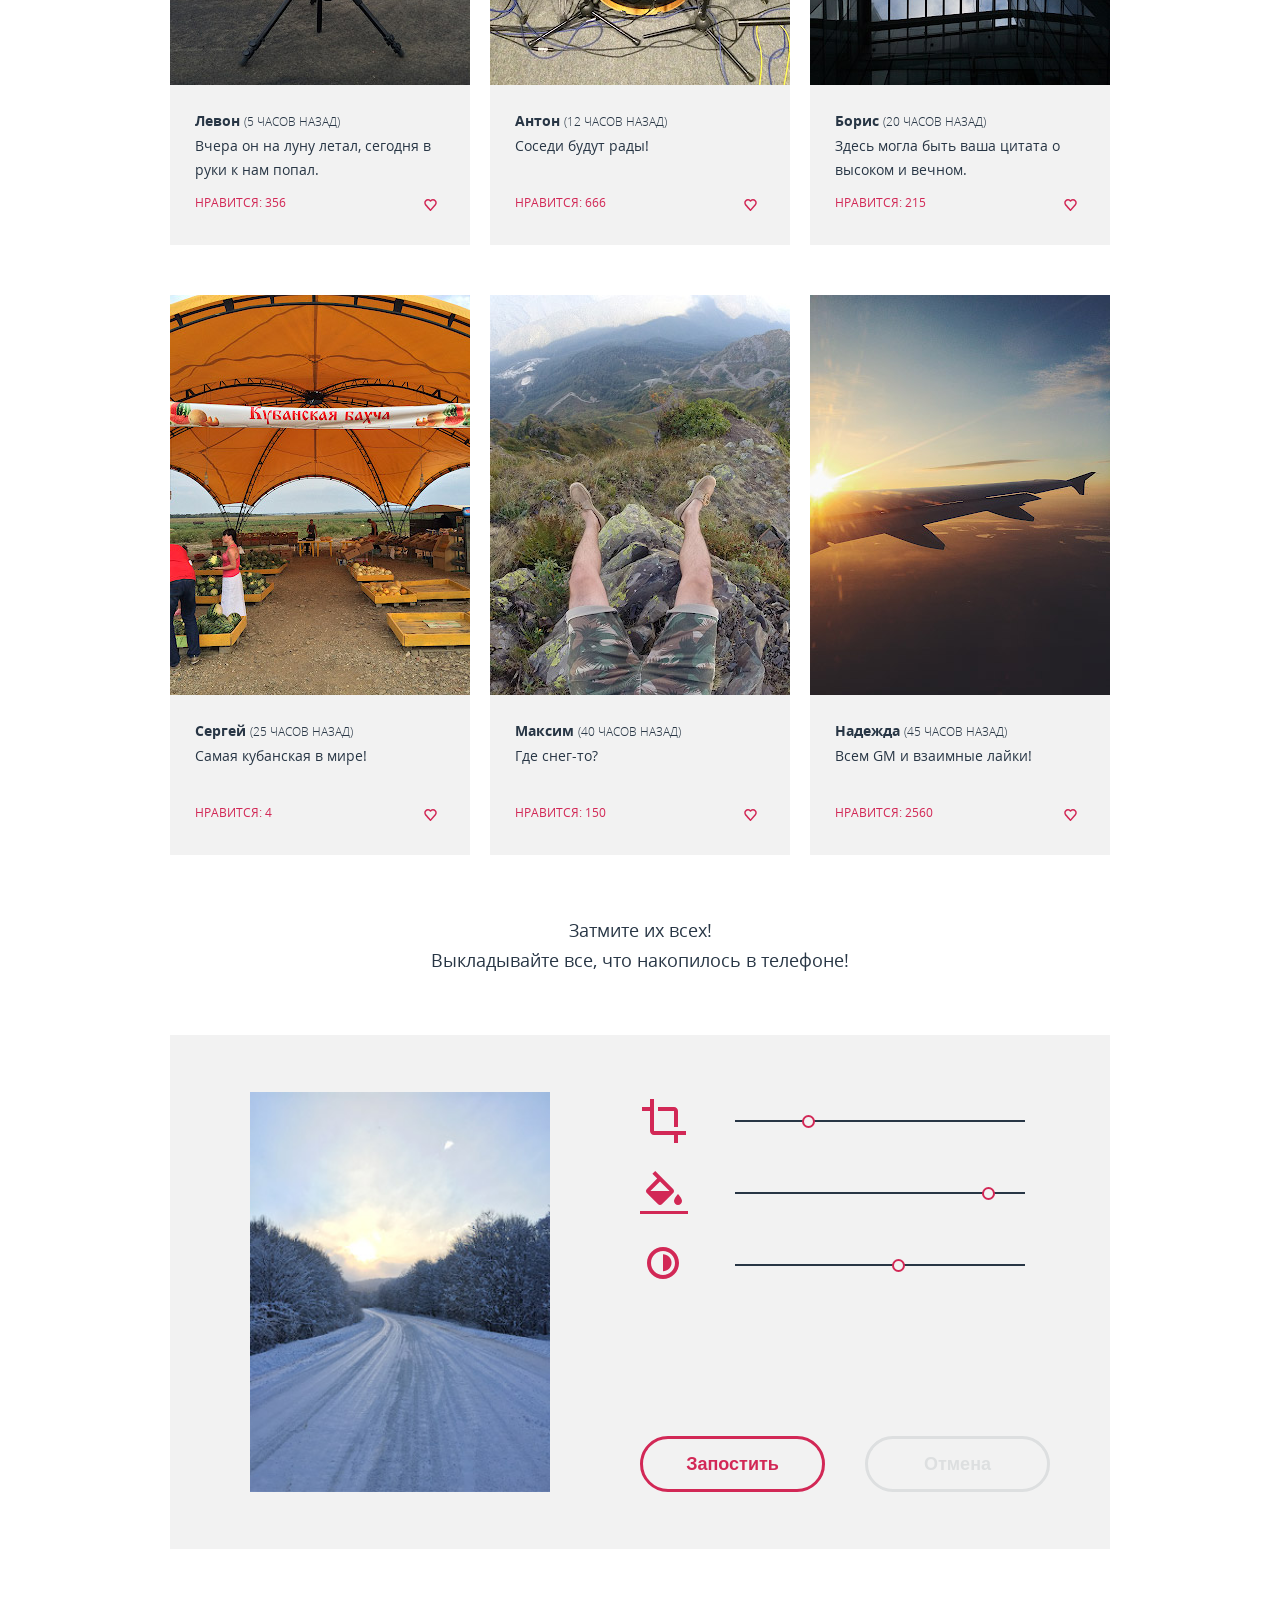
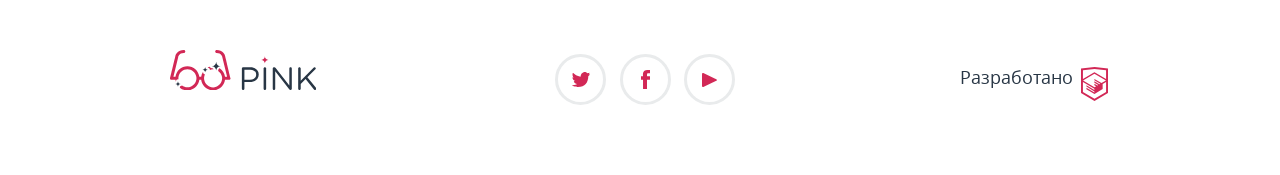
<file: pink/photo.html>
<!DOCTYPE html>
<html lang="ru">
  <head>
    <meta charset="utf-8">
    <meta name="viewport" content="width=device-width,initial-scale=1">
    <title>HTML Academy: Пинк</title>
    <link href="css/style.min.css" rel="stylesheet">
  </head>
  <body class="page no-js">
    <header class="page-header page-header--inner page-header--menu-closed">
      <h1 class="visually-hidden">Приложение Pink</h1>
      <div class="page-header__top-menu">
        <div class="page-header__top-menu-wrapper">
          <div class="page-header__logo-wrapper">
            <a class="page-header__logo" href="index.html">
              <picture>
                <source media="(min-width: 960px)" srcset="img/logo-pink-white-desktop.svg">
                <source media="(min-width: 660px)" srcset="img/logo-pink-white-tablet.svg">
                <img src="img/logo-pink-white-mobile.svg" alt="">
              </picture>
              </a>
            <button class="page-header__menu-toggle" type="button">Меню</button>
          </div>
          <nav class="main-nav">
            <div class="main-nav__wrapper">
              <ul class="main-nav__items">
                <li class="main-nav__item"><a href="index.html">Главная</a></li>
                <li class="main-nav__item main-nav__item--active"><a>Фотографии</a></li>
                <li class="main-nav__item"><a href="form.html">Конкурс</a></li>
                <li class="main-nav__item"><a href="http://htmlacademy.ru">HTML Academy</a></li>
              </ul>
            </div>
          </nav>
        </div>
      </div>
      <div class="page-header__title page-header__title--inner">
        <h1>Фотографии<br>пользователей</h1>
      </div>
    </header>
    <main class="page-inner">
      <div class="page-inner__title page-inner__title--photo">
        <h2>Взгляните на фотографии, которые выкладывают пользователи! Видите, как не хватает ваших?</h2>
      </div>
      <div class="gallery">
        <article class="gallery-item gallery-item--panorama">
          <div class="gallery-item__panorama-sticker">
            <span>ПАНОРАМА ДНЯ</span>
          </div>
          <a href="#">
            <picture>
              <source media="(min-width: 960px)" srcset="img/panorama-desktop@1x.jpg 1x, img/panorama-desktop@2x.jpg 2x">
              <source media="(min-width: 660px)" srcset="img/panorama-tablet@1x.jpg 1x, img/panorama-tablet@2x.jpg 2x">
              <img src="img/panorama-mobile@1x.jpg" srcset="img/panorama-mobile@2x.jpg 2x"  alt="">
            </picture>
          </a>
          <div class="gallery-item__post-wrapper">
            <div class="gallery-item__author">
              <span>Анна</span> <time datetime="2017-03-01T00:10">(5 минут назад)</time>
            </div>
            <div class="gallery-item__post">
              Прыгать или нет? Напишите в коментарии свой совет и смотрите прямую трансляцию в перископе, задавайте свои вопросы!
            </div>
            <span class="gallery-item__rating">Нравится: 215</span>
          </div>
        </article>
        <div class="gallery__wrapper">
          <article class="gallery-item">
            <a href="#">
              <picture>
                <source media="(min-width: 960px)" srcset="img/photo-1-desktop@1x.jpg 1x, img/photo-1-desktop@2x.jpg 2x">
                <source media="(min-width: 660px)" srcset="img/photo-1-tablet@1x.jpg 1x, img/photo-1-tablet@2x.jpg 2x">
                <img src="img/photo-1-mobile@1x.jpg" srcset="img/photo-1-mobile@2x.jpg 2x"  alt="">
              </picture>
            </a>
            <div class="gallery-item__post-wrapper">
              <div class="gallery-item__author">
                <span>Левон</span> <time datetime="2017-03-01T00:10">(5 часов назад)</time>
              </div>
              <div class="gallery-item__post">
                Вчера он на луну летал, сегодня в руки к нам попал.
              </div>
              <span class="gallery-item__rating">Нравится: 356</span>
            </div>
          </article>
          <article class="gallery-item">
            <a href="#">
              <picture>
                <source media="(min-width: 960px)" srcset="img/photo-2-desktop@1x.jpg 1x, img/photo-2-desktop@2x.jpg 2x">
                <source media="(min-width: 660px)" srcset="img/photo-2-tablet@1x.jpg 1x, img/photo-2-tablet@2x.jpg 2x">
                <img src="img/photo-2-mobile@1x.jpg" srcset="img/photo-2-mobile@2x.jpg 2x"  alt="">
              </picture>
            </a>
            <div class="gallery-item__post-wrapper">
              <div class="gallery-item__author">
                <span>Антон</span> <time datetime="2017-03-01T00:10">(12 часов назад)</time>
              </div>
              <div class="gallery-item__post">
                Соседи будут рады!
              </div>
              <span class="gallery-item__rating">Нравится: 666</span>
            </div>
          </article>
          <article class="gallery-item">
            <a href="#">
              <picture>
                <source media="(min-width: 960px)" srcset="img/photo-3-desktop@1x.jpg 1x, img/photo-3-desktop@2x.jpg 2x">
                <source media="(min-width: 660px)" srcset="img/photo-3-tablet@1x.jpg 1x, img/photo-3-tablet@2x.jpg 2x">
                <img src="img/photo-3-mobile@1x.jpg" srcset="img/photo-3-mobile@2x.jpg 2x"  alt="">
              </picture>
            </a>
            <div class="gallery-item__post-wrapper">
              <div class="gallery-item__author">
                <span>Борис</span> <time datetime="2017-03-01T00:10">(20 часов назад)</time>
              </div>
              <div class="gallery-item__post">
                Здесь могла быть ваша цитата о высоком и вечном.
              </div>
              <span class="gallery-item__rating">Нравится: 215</span>
            </div>
          </article>
          <article class="gallery-item">
            <a href="#">
              <picture>
                <source media="(min-width: 960px)" srcset="img/photo-4-desktop@1x.jpg 1x, img/photo-4-desktop@2x.jpg 2x">
                <source media="(min-width: 660px)" srcset="img/photo-4-tablet@1x.jpg 1x, img/photo-4-tablet@2x.jpg 2x">
                <img src="img/photo-4-mobile@1x.jpg" srcset="img/photo-4-mobile@2x.jpg 2x"  alt="">
              </picture>
            </a>
            <div class="gallery-item__post-wrapper">
              <div class="gallery-item__author">
                <span>Сергей</span> <time datetime="2017-03-01T00:10">(25 часов назад)</time>
              </div>
              <div class="gallery-item__post">
                Самая кубанская в мире!
              </div>
              <span class="gallery-item__rating">Нравится: 4</span>
            </div>
          </article>
          <article class="gallery-item">
            <a href="#">
              <picture>
                <source media="(min-width: 960px)" srcset="img/photo-5-desktop@1x.jpg 1x, img/photo-5-desktop@2x.jpg 2x">
                <source media="(min-width: 660px)" srcset="img/photo-5-tablet@1x.jpg 1x, img/photo-5-tablet@2x.jpg 2x">
                <img src="img/photo-5-mobile@1x.jpg" srcset="img/photo-5-mobile@2x.jpg 2x"  alt="">
              </picture>
            </a>
            <div class="gallery-item__post-wrapper">
              <div class="gallery-item__author">
                <span>Максим</span> <time datetime="2017-03-01T00:10">(40 часов назад)</time>
              </div>
              <div class="gallery-item__post">
                Где снег-то?
              </div>
              <span class="gallery-item__rating">Нравится: 150</span>
            </div>
          </article>
          <article class="gallery-item">
            <a href="#">
              <picture>
                <source media="(min-width: 960px)" srcset="img/photo-6-desktop@1x.jpg 1x, img/photo-6-desktop@2x.jpg 2x">
                <source media="(min-width: 660px)" srcset="img/photo-6-tablet@1x.jpg 1x, img/photo-6-tablet@2x.jpg 2x">
                <img src="img/photo-6-mobile@1x.jpg" srcset="img/photo-6-mobile@2x.jpg 2x"  alt="">
              </picture>
            </a>
            <div class="gallery-item__post-wrapper">
              <div class="gallery-item__author">
                <span>Надежда</span> <time datetime="2017-03-01T00:10">(45 часов назад)</time>
              </div>
              <div class="gallery-item__post">
                Всем GM и взаимные лайки!
              </div>
              <span class="gallery-item__rating">Нравится: 2560</span>
            </div>
          </article>
        </div>
      </div>
      <div class="upload">
        <div class="upload__title-wrapper">
          <div class="upload__title">
            <p>Затмите их всех!</p>
            <p>Выкладывайте все, что накопилось в телефоне!</p>
          </div>
        </div>
        <div class="upload-wrapper">
          <form class="upload__form" action="https://echo.htmlacademy.ru/">
            <div class="upload__img">
              <img src="img/photo-7-mobile@1x.jpg" width="280" height="374" alt="">
            </div>
            <div class="upload__filter-wrapper">
              <div class="upload__filter-block">
                <div class="upload__filter-item-wrapper">
                  <button class="upload__filter-icon upload__filter-icon--crop" type="button">
                    <svg version="1.0" id="Layer_4" xmlns="http://www.w3.org/2000/svg" xmlns:xlink="http://www.w3.org/1999/xlink" x="0px" y="0px" width="48px" height="48px" viewBox="0 0 48 48" enable-background="new 0 0 48 48" xml:space="preserve">
                    <path fill="none" d="M0,0h48v48H0V0z"/>
                    <path class="color" fill="rgba(40, 54, 69, 0.3)" d="M34,30h4V14c0-2.21-1.79-4-4-4H18v4h16V30z M14,34V2h-4v8H2v4h8v20c0,2.21,1.79,4,4,4h20v8h4v-8h8v-4H14z"/>
                    </svg>
                  </button>
                  <div class="upload__scale-block upload__scale-block--crop">
                    <div class="upload__scale">
                    </div>
                    <div class="upload__range-toggle">
                    </div>
                  </div>
                </div>
                <div class="upload__filter-item-wrapper">
                  <button class="upload__filter-icon upload__filter-icon--fill" type="button">
                    <svg version="1.0" id="Layer_5" xmlns="http://www.w3.org/2000/svg" xmlns:xlink="http://www.w3.org/1999/xlink" x="0px" y="0px" width="48px" height="48px" viewBox="0 0 48 48" enable-background="new 0 0 48 48" xml:space="preserve">
                      <path fill="none" d="M0,0h48v48H0V0z"/>
                      <path class="color" fill="rgba(40, 54, 69, 0.3)" d="M33.12,17.88L15.24,0l-2.83,2.83l4.76,4.76L6.88,17.88c-1.17,1.17-1.17,3.07,0,4.24l11,11C18.46,33.71,19.23,34,20,34 s1.54-0.29,2.12-0.88l11-11C34.29,20.95,34.29,19.05,33.12,17.88z M10.41,20L20,10.42L29.59,20H10.41z M38,23c0,0-4,4.33-4,7 c0,2.21,1.79,4,4,4s4-1.79,4-4C42,27.33,38,23,38,23z"/>
                      <rect class="color" fill="rgba(40, 54, 69, 0.3)" y="40" width="48" height="3"/>
                    </svg>
                  </button>
                  <div class="upload__scale-block upload__scale-block--fill">
                    <div class="upload__scale">
                    </div>
                    <div class="upload__range-toggle">
                    </div>
                  </div>
                </div>
                <div class="upload__filter-item-wrapper">
                  <button class="upload__filter-icon upload__filter-icon--contrast" type="button">
                    <svg version="1.0" id="Layer_6" xmlns="http://www.w3.org/2000/svg" xmlns:xlink="http://www.w3.org/1999/xlink" x="0px" y="0px" width="31.92px" height="31.92px" viewBox="-35.422 -7.96 31.92 31.92" enable-background="new -35.422 -7.96 31.92 31.92" xml:space="preserve">
                      <path class="color" fill="rgba(40, 54, 69, 0.3)" d="M-19.462-3.96c6.595,0,11.96,5.365,11.96,11.96s-5.365,11.96-11.96,11.96S-31.422,14.595-31.422,8 S-26.057-3.96-19.462-3.96 M-19.462-7.96c-8.814,0-15.96,7.145-15.96,15.96c0,8.813,7.146,15.96,15.96,15.96S-3.502,16.813-3.502,8 C-3.502-0.815-10.648-7.96-19.462-7.96L-19.462-7.96z"/>
                      <path class="color" fill="rgba(40, 54, 69, 0.3)" d="M-19.462,16.331c4.706,0,8.52-3.813,8.52-8.52c0-4.705-3.813-8.519-8.52-8.519"/>
                    </svg>
                  </button>
                  <div class="upload__scale-block  upload__scale-block--contrast">
                    <div class="upload__scale">
                    </div>
                    <div class="upload__range-toggle">
                    </div>
                  </div>
                </div>
              </div>
              <div class="upload__btn-block">
                <button class="btn btn--upload" type="submit">Запостить</button>
                <button class="btn btn--cancel" type="reset">Отмена</button>
              </div>
            </div>
          </form>
        </div>
      </div>
    </main>
    <footer class="page-footer">
      <div class="page-footer__wrapper-footer-inner">
        <a class="page-footer__logo" href="index.html">
          <div class="page-footer__logo-mobile">
            <svg version="1.1" id="Layer_7" xmlns="http://www.w3.org/2000/svg" xmlns:xlink="http://www.w3.org/1999/xlink" x="0px" y="0px" width="146.3px" height="40.375px" viewBox="0 0 146.3 40.375" enable-background="new 0 0 146.3 40.375" xml:space="preserve">
              <g>
                <path fill="#283645" d="M71.874,18.661c0-0.708,0.58-1.288,1.256-1.288h7.18c5.087,0,8.436,2.704,8.436,7.146v0.063 c0,4.86-4.057,7.373-8.854,7.373h-5.475v6.825c0,0.708-0.58,1.287-1.289,1.287c-0.676,0-1.256-0.58-1.256-1.287L71.874,18.661 L71.874,18.661z M79.988,29.641c3.734,0,6.182-1.996,6.182-4.959v-0.062c0-3.221-2.414-4.894-6.053-4.894h-5.699v9.917h5.57V29.641 z"/>
                <path fill="#283645" d="M93.603,18.5c0-0.708,0.579-1.288,1.255-1.288c0.709,0,1.288,0.58,1.288,1.288v20.283 c0,0.708-0.579,1.287-1.288,1.287c-0.676,0-1.255-0.579-1.255-1.287V18.5z"/>
                <path fill="#283645" d="M102.744,18.532c0-0.676,0.58-1.256,1.256-1.256h0.354c0.58,0,0.935,0.29,1.288,0.74l13.684,17.45V18.468 c0-0.676,0.547-1.256,1.256-1.256c0.676,0,1.225,0.58,1.225,1.256v20.349c0,0.677-0.48,1.19-1.158,1.19h-0.129 c-0.548,0-0.936-0.321-1.318-0.772l-13.976-17.867v17.449c0,0.677-0.547,1.257-1.257,1.257c-0.676,0-1.223-0.58-1.223-1.257V18.532 H102.744z"/>
                <path fill="#283645" d="M128.173,18.5c0-0.708,0.58-1.288,1.257-1.288c0.708,0,1.286,0.58,1.286,1.288v12.331l12.848-13.16 c0.29-0.257,0.579-0.451,0.998-0.451c0.676,0,1.225,0.612,1.225,1.256c0,0.354-0.162,0.644-0.42,0.901l-7.984,7.92l8.564,10.561 c0.225,0.291,0.354,0.547,0.354,0.936c0,0.676-0.577,1.288-1.285,1.288c-0.482,0-0.807-0.259-1.03-0.58l-8.401-10.464l-4.863,4.861 v4.895c0,0.708-0.578,1.288-1.286,1.288c-0.677,0-1.257-0.58-1.257-1.288V18.5H128.173z"/>
              </g>
              <path fill="#FFFFFF" d="M60.498,28.266"/>
              <path fill="#D22856" d="M60.462,28.016c-0.002-0.009-5.175-21.365-5.175-21.365C54.926,4.303,52.694,0,46.688,0 c-0.829,0-1.5,0.671-1.5,1.5s0.671,1.5,1.5,1.5c4.856,0,5.575,3.729,5.639,4.143l4.767,19.701h-2.073 c-0.742-5.927-5.802-10.531-11.927-10.531s-11.186,4.604-11.927,10.531h-1.82c-0.741-5.927-5.802-10.531-11.927-10.531 S6.235,20.917,5.493,26.844H3.42L8.187,7.143C8.25,6.729,8.97,3,13.826,3c0.829,0,1.5-0.671,1.5-1.5S14.655,0,13.826,0 C7.82,0,5.588,4.303,5.227,6.651c0,0-5.173,21.356-5.175,21.365c-0.266,1.109,0.531,1.826,1.426,1.826 c0.012,0,0.023,0.004,0.036,0.004h3.982c0.741,5.926,5.802,10.53,11.927,10.53s11.185-4.604,11.927-10.53h1.814 c0.742,5.926,5.802,10.53,11.927,10.53s11.186-4.604,11.927-10.53H59c0.012,0,0.023-0.004,0.036-0.004 C59.931,29.842,60.728,29.125,60.462,28.016z M26.315,29.844c-0.715,4.272-4.421,7.531-8.896,7.531s-8.18-3.259-8.896-7.531 c-0.082-0.488-0.135-0.988-0.135-1.5s0.053-1.011,0.135-1.5c0.715-4.271,4.421-7.531,8.896-7.531s8.18,3.26,8.896,7.531 c0.082,0.489,0.135,0.988,0.135,1.5S26.397,29.355,26.315,29.844z M51.99,29.844c-0.716,4.272-4.421,7.531-8.896,7.531 c-4.475,0-8.181-3.259-8.896-7.531c-0.082-0.488-0.135-0.988-0.135-1.5s0.053-1.011,0.135-1.5c0.716-4.271,4.421-7.531,8.896-7.531 c4.475,0,8.181,3.26,8.896,7.531c0.082,0.489,0.135,0.988,0.135,1.5S52.072,29.355,51.99,29.844z"/>
            </svg>
          </div>
          <div class="page-footer__logo-desktop">
            <svg version="1.1" id="Layer_8" xmlns="http://www.w3.org/2000/svg" xmlns:xlink="http://www.w3.org/1999/xlink" x="0px" y="0px" width="146.3px" height="40.375px" viewBox="0 0 146.3 40.375" enable-background="new 0 0 146.3 40.375" xml:space="preserve">
              <g>
                <path fill="#283645" d="M71.874,18.661c0-0.708,0.58-1.288,1.256-1.288h7.18c5.087,0,8.436,2.704,8.436,7.146v0.063 c0,4.86-4.057,7.373-8.854,7.373h-5.475v6.825c0,0.708-0.58,1.287-1.289,1.287c-0.676,0-1.256-0.58-1.256-1.287L71.874,18.661 L71.874,18.661z M79.988,29.641c3.734,0,6.182-1.996,6.182-4.959v-0.062c0-3.221-2.414-4.894-6.053-4.894h-5.699v9.917h5.57V29.641 z"/>
                <path fill="#283645" d="M93.603,18.5c0-0.708,0.579-1.288,1.255-1.288c0.709,0,1.288,0.58,1.288,1.288v20.283 c0,0.708-0.579,1.287-1.288,1.287c-0.676,0-1.255-0.579-1.255-1.287V18.5z"/>
                <path fill="#283645" d="M102.744,18.532c0-0.676,0.58-1.256,1.256-1.256h0.354c0.58,0,0.935,0.29,1.288,0.74l13.684,17.45V18.468 c0-0.676,0.547-1.256,1.256-1.256c0.676,0,1.225,0.58,1.225,1.256v20.349c0,0.677-0.48,1.19-1.158,1.19h-0.129 c-0.548,0-0.936-0.321-1.318-0.772l-13.976-17.867v17.449c0,0.677-0.547,1.257-1.257,1.257c-0.676,0-1.223-0.58-1.223-1.257V18.532 H102.744z"/>
                <path fill="#283645" d="M128.173,18.5c0-0.708,0.58-1.288,1.257-1.288c0.708,0,1.286,0.58,1.286,1.288v12.331l12.848-13.168 c0.29-0.257,0.579-0.451,0.998-0.451c0.676,0,1.225,0.612,1.225,1.256c0,0.354-0.162,0.644-0.42,0.901l-7.984,7.92l8.564,10.561 c0.225,0.291,0.354,0.547,0.354,0.936c0,0.676-0.577,1.288-1.285,1.288c-0.482,0-0.807-0.259-1.03-0.58l-8.401-10.464l-4.863,4.861 v4.895c0,0.708-0.578,1.288-1.286,1.288c-0.677,0-1.257-0.58-1.257-1.288V18.5H128.173z"/>
              </g>
              <path fill="#D22856" d="M98.498,9.875c-2.002,0-3.623-1.623-3.623-3.624c0,2.001-1.623,3.624-3.625,3.624 c2.002,0,3.625,1.623,3.625,3.624C94.875,11.498,96.496,9.875,98.498,9.875z"/>
              <g>
                <path fill="#D22856" d="M43.094,19.313c0.246,0,0.489,0.014,0.73,0.033c-0.437-0.728-1.227-1.221-2.136-1.221 c-0.877,0-1.614-0.568-1.884-1.354c-0.727,0.208-1.425,0.482-2.089,0.816c0.062,0.017,0.122,0.038,0.188,0.038c1.104,0,2,0.896,2,2 c0,0.096-0.015,0.188-0.028,0.281C40.875,19.524,41.959,19.313,43.094,19.313z"/>
                <path fill="#D22856" d="M60.462,28.016c-0.002-0.009-5.175-21.365-5.175-21.365C54.926,4.303,52.694,0,46.688,0 c-0.829,0-1.5,0.671-1.5,1.5s0.671,1.5,1.5,1.5c4.856,0,5.575,3.729,5.639,4.143l4.767,19.701h-2.073 c-0.445-3.557-2.453-6.628-5.305-8.522c-0.897,0.379-1.529,1.269-1.529,2.303c0,0.088-0.015,0.171-0.026,0.256 c1.991,1.358,3.415,3.489,3.829,5.965c0.082,0.488,0.135,0.987,0.135,1.5c0,0.512-0.053,1.012-0.135,1.5 c-0.716,4.271-4.421,7.53-8.896,7.53c-4.475,0-8.181-3.259-8.896-7.53c-0.082-0.488-0.135-0.988-0.135-1.5 c0-0.513,0.053-1.012,0.135-1.5c0.147-0.879,0.427-1.712,0.808-2.484c-1.034-0.077-1.852-0.932-1.852-1.984 c0-0.189-0.077-0.357-0.192-0.488c-0.938,1.469-1.569,3.149-1.795,4.957h-1.82c-0.741-5.927-5.802-10.531-11.927-10.531 S6.235,20.917,5.493,26.844H3.42L8.187,7.143C8.25,6.729,8.97,3,13.826,3c0.829,0,1.5-0.671,1.5-1.5S14.655,0,13.826,0 C7.82,0,5.588,4.303,5.227,6.651c0,0-5.173,21.356-5.175,21.365c-0.266,1.109,0.531,1.826,1.426,1.826 c0.012,0,0.023,0.004,0.036,0.004h3.982c0.079,0.629,0.215,1.237,0.387,1.831c0.059-0.106,0.102-0.224,0.102-0.354 c0-1.104,0.896-2,2-2c0.166,0,0.324,0.024,0.478,0.062c-0.043-0.343-0.074-0.688-0.074-1.042c0-0.512,0.053-1.011,0.135-1.5 c0.715-4.271,4.421-7.531,8.896-7.531s8.18,3.26,8.896,7.531c0.082,0.489,0.135,0.988,0.135,1.5s-0.053,1.012-0.135,1.5 c-0.715,4.272-4.421,7.531-8.896,7.531c-2.022,0-3.883-0.67-5.386-1.794c-0.35,0.302-0.8,0.491-1.299,0.491 c-0.413,0-0.749,0.336-0.749,0.748c0,0.289-0.065,0.563-0.176,0.812c2.075,1.708,4.722,2.743,7.614,2.743 c6.125,0,11.185-4.604,11.927-10.529h1.814c0.742,5.926,5.802,10.529,11.927,10.529s11.186-4.604,11.927-10.529H59 c0.012,0,0.023-0.005,0.036-0.005C59.931,29.842,60.728,29.125,60.462,28.016z"/>
              </g>
              <g>
                <g>
                  <path fill="#283645" d="M50.686,16.125c-2.485,0-4.499-2.014-4.499-4.499c0,2.485-2.014,4.499-4.499,4.499 c2.485,0,4.499,2.014,4.499,4.499C46.187,18.139,48.2,16.125,50.686,16.125z"/>
                </g>
              </g>
              <g>
                <g>
                  <path fill="#283645" d="M37.904,19.626c-1.519,0-2.749-1.23-2.749-2.749c0,1.519-1.23,2.749-2.749,2.749 c1.519,0,2.749,1.229,2.749,2.749C35.155,20.855,36.386,19.626,37.904,19.626z"/>
                </g>
              </g>
              <g>
                <g>
                  <path fill="#283645" d="M10.734,34.072c-1.519,0-2.749-1.23-2.749-2.75c0,1.52-1.23,2.75-2.749,2.75 c1.519,0,2.749,1.229,2.749,2.748C7.985,35.303,9.215,34.072,10.734,34.072z"/>
                </g>
              </g>
            </svg>
          </div>
        </a>
        <div class="page-footer__social">
          <div class="social-links">
            <a class="social-links__link social-links__link--tw" href="#">Twitter</a>
            <a class="social-links__link social-links__link--fb" href="#">Facebook</a>
            <a class="social-links__link social-links__link--youtube" href="#">Youtube</a>
          </div>
        </div>
        <div class="page-footer__copyright">
          Разработано <a class="page-footer__copyright-link" href="http://htmlacademy.ru"></a>
        </div>
      </div>
      <script src="js/menu-toggle.js"></script>
      <script src="js/picturefill.min.js"></script>
    </footer>
  </body>
</html>
</file>
<file: beta/css/stylemin.css>
@font-face{font-family:"Open Sans";src:local("Open Sans"),url(../fonts/opensans.woff) format("woff"),url(../fonts/opensans.woff2) format("woff2");font-weight:400;font-style:normal}@font-face{font-family:"Open Sans";src:local("Open Sans"),url(../fonts/opensansbold.woff) format("woff"),url(../fonts/opensansbold.woff2) format("woff2");font-weight:700;font-style:normal}@font-face{font-family:"Open Sans";src:local("Open Sans"),url(../fonts/opensanslight.woff) format("woff"),url(../fonts/opensanslight.woff2) format("woff2");font-weight:300;font-style:normal}
/*! normalize.css v5.0.0 | MIT License | github.com/necolas/normalize.css */
html{font-family:sans-serif;line-height:1.15;-ms-text-size-adjust:100%;-webkit-text-size-adjust:100%}body{margin:0;font-family:Open Sans,sans-serif;color:#2f4f4f;font-style:normal;font-size:18px;line-height:30px;-webkit-font-smoothing:subpixel-antialiased;text-rendering:optimizeLegibility;background:linear-gradient(0deg,#ece9e6,#fff)}article,aside,details,figcaption,figure,footer,header,main,menu,nav,section{display:block}h1{font-size:2em;margin:.67em 0}figure{margin:1em 40px}hr{box-sizing:content-box;height:0;overflow:visible}code,kbd,pre,samp{font-family:monospace,monospace;font-size:1em}a{background-color:transparent;-webkit-text-decoration-skip:objects;text-decoration:none;color:#fff}a:active,a:hover{outline-width:0}abbr[title]{border-bottom:none;text-decoration:underline dotted}b,strong{font-weight:bolder}dfn{font-style:italic}mark{background-color:#ff0;color:#000}small{font-size:80%}sub,sup{font-size:75%;line-height:0;position:relative;vertical-align:baseline}sub{bottom:-.25em}sup{top:-.5em}audio,canvas,video{display:inline-block}audio:not([controls]){display:none;height:0}img{border-style:none;max-width:100%;height:auto}svg:not(:root){overflow:hidden}button,input,optgroup,select,textarea{font-family:sans-serif;font-size:100%;line-height:1.15;margin:0}button,input{overflow:visible}button,select{text-transform:none}[type=reset],[type=submit],button,html [type=button]{-webkit-appearance:button}[type=button]::-moz-focus-inner,[type=reset]::-moz-focus-inner,[type=submit]::-moz-focus-inner,button::-moz-focus-inner{border-style:none;padding:0}[type=button]:-moz-focusring,[type=reset]:-moz-focusring,[type=submit]:-moz-focusring,button:-moz-focusring{outline:1px dotted ButtonText}fieldset{border:1px solid silver;margin:0 2px;padding:.35em .625em .75em}legend{color:inherit;display:table;max-width:100%;white-space:normal}progress{display:inline-block;vertical-align:baseline}textarea{overflow:auto}[type=checkbox],[type=radio],legend{box-sizing:border-box;padding:0}[type=number]::-webkit-inner-spin-button,[type=number]::-webkit-outer-spin-button{height:auto}[type=search]{-webkit-appearance:textfield;outline-offset:-2px}[type=search]::-webkit-search-cancel-button,[type=search]::-webkit-search-decoration{-webkit-appearance:none}::-webkit-file-upload-button{-webkit-appearance:button;font:inherit}summary{display:list-item}[hidden],template{display:none}@font-face{font-weight:400;font-style:normal;font-family:"Open Sans";src:url(../fonts/opensans.woff) format("woff2"),url(../fonts/opensans.woff) format("woff")}@font-face{font-weight:700;font-family:"Open Sans";font-style:normal;src:url(../fonts/opensansbold.woff2) format("woff2"),url(../fonts/opensansbold.woff) format("woff")}@font-face{font-weight:300;font-family:"Open Sans";font-style:normal;src:url(../fonts/opensanslight.woff2) format("woff2"),url(../fonts/opensanslight.woff) format("woff")}.container{width:280px;padding:0 20px;margin:0 auto}.clear-ul{list-style:none;padding:0;margin:0}.mobile-hidden{display:none}.temp{background:#fff}.temp h1{font-size:50px}.btn,.temp h1,.temp h2{text-align:center}.temp h2{font-size:40px}.visually-hidden{position:absolute;clip:rect(1px,1px,1px,1px);padding:0;border:0;height:1px;width:1px;overflow:hidden}.btn{display:inline-block;box-sizing:border-box;border:2px solid #fff;border-radius:3px;width:75px;margin:0 auto;opacity:.9}.btn:hover,.main-nav__item--language a:hover{opacity:.7}.btn:active{opacity:1}.btn--bright{border:2px solid #22313f}.main-nav{margin-top:10px}.main-nav ul{display:-moz-flex;display:-ms-flex;display:-o-flex;display:-ms-flexbox;display:flex;-ms-flex-pack:start;justify-content:flex-start}.main-nav li:nth-child(4){margin-left:auto}.main-nav__item--language{width:30px;margin-right:5px}.main-nav__item--link{margin-left:10px;font-size:15px}.main-nav a{color:#5f5f5f;text-transform:uppercase}.main-nav__item--language a,.page-footer__contacts a,.works a img:hover{opacity:.9}.main-nav__item--link a:hover{color:#19b5fe;text-decoration:underline}.main-nav__item--link a:active{opacity:.6}.main-nav__item--language a:active{opacity:1}.page-footer{background:linear-gradient(270deg,#00d2ff,#3a7bd5);padding-top:30px}.page-footer__contacts img{vertical-align:middle;width:37px;margin-right:10px}.page-footer__contacts{padding-top:20px;width:128px;margin:0 auto}.page-footer__contacts li{margin-top:15px}.page-footer__contacts a:hover{opacity:.7}.page-footer__contacts a:active{opacity:1}.page-footer__photo{max-width:150px;max-height:150px;overflow:hidden;border-radius:100%;margin:0 auto}.page-footer__copyright{padding-top:80px;padding-bottom:20px;display:block;margin:0 auto;width:180px}.page-footer__copyright a{opacity:0,9;color:#22313f}.page-footer__copyright a:hover{opacity:.7;text-decoration:underline}.page-footer__copyright a:active,.works a:active,.works a:active img{opacity:1}.works h2{text-transform:uppercase}.works__item p{padding-top:0;margin-top:0;margin-bottom:42px}.works__item{background:#fff}.works a{opacity:.95}.works img{display:none;max-width:260px;border:2px solid #fff}.works__item--sapphirine{background:#022a4c}.works__item--blue{background:#81b3d2}.works__item--dark{background:#32425c}.works__item h2{padding-top:0;margin-top:10px;margin-bottom:11px}.works__item:nth-child(2) img{margin-top:15px}.works__wrapper,.works__wrapper div{-ms-flex-align:center;align-items:center}.works__wrapper{display:-moz-flex;display:-ms-flex;display:-o-flex;display:-ms-flexbox;display:flex;-ms-flex-direction:row;flex-direction:row;-ms-flex-wrap:wrap;flex-wrap:wrap;height:195px;-ms-flex-pack:distribute;justify-content:space-around;color:#f0f8ff}.works__wrapper div{margin:0 auto}.works__wrapper--even,.works__wrapper--even .btn{color:#22313f}.features,.works__wrapper div{display:-moz-flex;display:-ms-flex;display:-o-flex;display:-ms-flexbox;display:flex;-ms-flex-direction:column;flex-direction:column}.features__item{width:280px}.features__item img{display:block;margin:0 auto;max-height:66px}.features h2{position:relative;margin-top:32px;margin-bottom:33px}.features h2::after{content:"";position:absolute;background-color:#22313f;width:544px;height:2px;top:-34px;left:-120px;display:block;margin-bottom:10px}.features p,.intro p{font-size:13px;line-height:18px}.features h2,.features__item h3{text-align:center}.intro h1{font-size:25px}.intro h2{font-size:19px}@media screen and (min-width:762px){.container{width:720px}.mobile-hidden,.works img{display:block}.main-nav__item--link{margin-left:15px}.main-nav a{color:#22313f;font-size:18px;font-weight:600}.page-footer__photo{display:inline-block;vertical-align:bottom;margin-bottom:-40px;margin-right:40px;margin-left:145px;max-width:240px;max-height:240px}.page-footer__contacts{padding:0;margin-left:0;display:inline-block}.page-footer__contacts li{margin-top:0;margin-bottom:15px}.page-footer__copyright{padding-top:130px}.works img{max-width:320px}.works__wrapper{height:230px}.features{-ms-flex-direction:row;flex-direction:row;-ms-flex-wrap:wrap;flex-wrap:wrap;-ms-flex-pack:justify;justify-content:space-between}.features h2{padding-top:10px;padding-bottom:37px;font-size:32px;margin:36px auto 0}.features p{font-size:18px;line-height:30px}.features__item{width:350px}.features h2::after,.rus .features h2::after{content:"";position:absolute;background-color:#22313f;width:787px;height:2px;top:-34px;left:-129px;display:block;margin-bottom:10px}.rus .features h2::after{left:-187px}}@media (min-width:1200px){.container{width:1140px}.btn{width:124px;height:61px;font-size:36px;padding-top:11px;border:4px solid #fff;border-radius:8px}.btn--bright{border:4px solid #22313f}.main-nav__item--language{width:45px;margin-right:5px}.main-nav a{color:#22313f;font-size:20px;font-weight:600}.page-footer__photo{display:inline-block;vertical-align:bottom;margin-bottom:0;margin-right:80px;margin-left:315px}.page-footer{background:linear-gradient(270deg,#00d2ff,#3a7bd5);padding-top:65px}.page-footer__contacts img{vertical-align:middle;width:60px;margin-right:10px}.page-footer__contacts{width:170px}.page-footer__copyright{padding-top:85px}.page-footer__contacts a{font-size:22px}.works__item h2{font-size:40px}.works__item p{font-size:29px;padding-top:0;margin-top:17px;margin-bottom:54px}.works__wrapper{height:394px;width:1008px}.works img{max-width:545px}.features__item{width:540px;height:250px;margin-bottom:10px}.rus .features__item{margin-top:44px}.features__item img{display:block;margin:0 auto;max-height:100px}.features p{margin-top:-5px}.features h2,.rus .features h2{margin:0 auto;padding-top:74px;padding-bottom:41px;font-size:32px}.features h2::after,.rus .features h2::after{content:"";position:absolute;background-color:#22313f;width:1265px;height:3px;top:35px;left:-357px;display:block;margin-bottom:10px}.rus .features h2{padding-top:98px;padding-bottom:38px}.rus .features h2::after{top:63px;left:-428px}.intro h1{font-size:2em}.intro h2{font-size:1.5em;line-height:37px}.rus .intro h2{line-height:40px}.intro p{font-size:18px;line-height:30px}}
</file>
<file: pink/css/style.min.css>
@font-face{font-family:"Open Sans";src:local("Open Sans"),url(../fonts/opensans.woff) format("woff"),url(../fonts/opensans.woff2) format("woff2");font-weight:400;font-style:normal}@font-face{font-family:"Open Sans";src:local("Open Sans"),url(../fonts/opensansbold.woff) format("woff"),url(../fonts/opensansbold.woff2) format("woff2");font-weight:700;font-style:normal}@font-face{font-family:"Open Sans";src:local("Open Sans"),url(../fonts/opensanslight.woff) format("woff"),url(../fonts/opensanslight.woff2) format("woff2");font-weight:300;font-style:normal}
/*! normalize.css v5.0.0 | MIT License | github.com/necolas/normalize.css */
html{font-family:sans-serif;line-height:1.15;-ms-text-size-adjust:100%;-webkit-text-size-adjust:100%}body{margin:0}article,aside,details,figcaption,figure,footer,header,main,menu,nav,section{display:block}h1{font-size:2em;margin:.67em 0}figure{margin:1em 40px}hr{box-sizing:content-box;height:0;overflow:visible}code,kbd,pre,samp{font-family:monospace,monospace;font-size:1em}a{background-color:transparent;-webkit-text-decoration-skip:objects}a:active,a:hover{outline-width:0}abbr[title]{border-bottom:none;text-decoration:underline dotted}b,strong{font-weight:bolder}dfn{font-style:italic}mark{background-color:#ff0;color:#000}small{font-size:80%}sub,sup{font-size:75%;line-height:0;position:relative;vertical-align:baseline}sub{bottom:-.25em}sup{top:-.5em}audio,canvas,video{display:inline-block}audio:not([controls]){display:none;height:0}img{border-style:none}svg:not(:root){overflow:hidden}button,input,optgroup,select,textarea{font-family:sans-serif;font-size:100%;line-height:1.15;margin:0}button,input{overflow:visible}button,select{text-transform:none}[type=reset],[type=submit],button,html [type=button]{-webkit-appearance:button}[type=button]::-moz-focus-inner,[type=reset]::-moz-focus-inner,[type=submit]::-moz-focus-inner,button::-moz-focus-inner{border-style:none;padding:0}[type=button]:-moz-focusring,[type=reset]:-moz-focusring,[type=submit]:-moz-focusring,button:-moz-focusring{outline:1px dotted ButtonText}fieldset{border:1px solid silver;margin:0 2px;padding:.35em .625em .75em}legend{color:inherit;display:table;max-width:100%;white-space:normal}progress{display:inline-block;vertical-align:baseline}textarea{overflow:auto}[type=checkbox],[type=radio],legend{box-sizing:border-box;padding:0}[type=number]::-webkit-inner-spin-button,[type=number]::-webkit-outer-spin-button{height:auto}[type=search]{-webkit-appearance:textfield;outline-offset:-2px}[type=search]::-webkit-search-cancel-button,[type=search]::-webkit-search-decoration{-webkit-appearance:none}::-webkit-file-upload-button{-webkit-appearance:button;font:inherit}summary{display:list-item}[hidden],template{display:none}.page{font-family:"Open Sans","Arial",sans-serif;font-style:normal;overflow-x:hidden;background-color:#fff;min-width:320px;margin:0 auto}.container{width:280px;padding:0 20px;margin:0 auto}.visually-hidden{position:absolute;clip:rect(1px,1px,1px,1px);padding:0;border:0;height:1px;width:1px;overflow:hidden}.menu-toggle{display:none}.btn{display:inline-block;text-align:center;cursor:pointer}.btn--download-apps,.btn--story-form{box-sizing:border-box;width:100%;padding:15px;color:#fff;font-size:18px;font-weight:700}.btn--download-apps{text-decoration:none;border-radius:30px;line-height:18px;border:3px solid #fff}.btn--download-apps:hover{color:#d22856;background-color:#fff}.btn--download-apps:active{color:#f2ced5;background-color:#fff}.btn--story-form{line-height:30px;text-transform:uppercase;border:2px solid #2aab6d;background-color:#2aab6d}.btn--story-form:hover{box-sizing:border-box;border:2px solid #1c9b5e;background-color:#1c9b5e}.btn--story-form:active{color:rgba(255,255,255,.3)}.btn--story-form:disabled{border:2px solid #e5e5e5;background-color:#e5e5e5}.btn--cancel,.btn--upload{box-sizing:border-box;width:100%;padding:15px;font-size:18px;line-height:18px;font-weight:700;background:rgba(255,255,255,0);border-radius:30px}.btn--upload{margin-bottom:15px;color:#d22856;border:3px solid #d22856}.btn--upload:hover{color:#fff;background-color:#d22856}.btn--upload:active{color:rgba(255,255,255,.3);background-color:#d22856}.btn--cancel{color:rgba(40,54,69,.1);border:3px solid rgba(40,54,69,.1)}.btn--cancel:active,.btn--cancel:hover{color:rgba(40,54,69,.3);border:3px solid rgba(40,54,69,.3)}.btn--cancel:active{color:rgba(255,255,255,.3);background-color:rgba(40,54,69,.3)}.page-header--inner.page-header--menu,.page-header.page-header--menu,.page.no-js .page-header,.page.no-js .page-header--inner{background-position:center 260px}.page-header--menu-closed .main-nav,.page-header__title h2{display:none}.page-header--menu-closed .page-header__top-menu{background-color:rgba(0,0,0,.3)}.page-header--menu-closed .page-header__logo{min-height:66px;display:inline-block;box-sizing:border-box;padding:20px 0 0;line-height:0;border:none}.page-header{width:100%}.page-header,.page-header--inner{background:#2b3849 url(../img/bg-back-mobile@1x.jpg) no-repeat top}.page-header__top-menu{position:relative;width:auto;background-color:#283645}.page-header__logo-wrapper{position:relative;width:280px;padding:0 20px;margin:0 auto}.page-header__logo{width:100%;min-height:66px;display:inline-block;position:relative;box-sizing:border-box;padding-top:20px;line-height:0}.page-header__logo:hover:after{position:absolute;content:"";width:82px;height:23px;background:url(../img/logo-pink-hover-mobile.svg) no-repeat;top:20px;left:.3px}.page-header__logo:active{opacity:.3}.page-header__logo:active:after{position:absolute;content:"";width:79px;height:23px;background:url(../img/img/logo-pink-white-mobile.svg) no-repeat;top:28px;left:0}.page-header__logo:hover path{fill:#d22856}.page-header__logo:active path{fill:rgba(255,255,255,.3)}.page-header__title{width:280px;padding:0 20px;margin:0 auto;min-height:395px;background:url(../img/iphone-hand-mobile@1x.png) no-repeat bottom left}.page-header__title--inner{padding:30px 10px;margin:0 auto;min-height:110px;background:0 0}.page-header__title--inner h1{padding:0;margin:0;text-align:center;color:#fff;font-size:24px;line-height:30px;font-weight:300}.page-header__menu-toggle{position:absolute;top:20px;right:20px;z-index:2;padding:0;display:block;width:44px;height:50px;font-size:0;background-color:rgba(255,255,255,0);cursor:pointer;border:none}.page-header--menu-closed .page-header__menu-toggle::before{content:"";position:absolute;top:0;left:0;width:50px;height:4px;background-color:#fff;box-shadow:0 10px 0 0 #fff,0 20px 0 0 #fff}.page-header--menu-closed .page-header__menu-toggle:hover::before{background-color:#d22856;box-shadow:0 10px 0 0 #d22856,0 20px 0 0 #d22856}.page-header--menu-closed .page-header__menu-toggle:active::before{background-color:rgba(255,255,255,.3);box-shadow:0 10px 0 0 rgba(255,255,255,.3),0 20px 0 0 rgba(255,255,255,.3)}.page-header--menu .page-header__menu-toggle{top:5px;right:20px}.page-header--menu .page-header__menu-toggle::after,.page-header--menu .page-header__menu-toggle::before{content:"";position:absolute;top:24px;left:20px;width:27px;height:5px;background-color:#fff}.page-header--menu .page-header__menu-toggle::before{transform:rotate(45deg);box-shadow:none}.page-header--menu .page-header__menu-toggle::after{transform:rotate(-45deg)}.page-header--menu .page-header__menu-toggle:hover::after,.page-header--menu .page-header__menu-toggle:hover::before{background-color:#d22856}.page-header--menu .page-header__menu-toggle:active::after,.page-header--menu .page-header__menu-toggle:active::before{background-color:rgba(255,255,255,.3)}.page.no-js .main-nav{display:block}.main-nav a,.page.no-js .main-nav a{display:block;padding:15px 10px;color:#fff;font-size:18px;line-height:32px;font-weight:700;text-decoration:none;text-transform:uppercase;border-top:1px solid #485461;border-bottom:1px solid #000}.page-header--inner__top-menu,.page.no-js .page-header__top-menu{width:auto;background-color:#283645}.page.no-js .page-header__top-menu-wrapper{width:100%;padding:0}.page.no-js .page-header__logo{width:100%;min-height:66px;display:inline-block;box-sizing:border-box;padding-top:20px;padding-left:20px;line-height:0;border-bottom:1px solid #000}.page.no-js .page-header__menu-toggle,.store-block h2{display:none}.page-main__title{width:280px;margin:0 auto;padding:25px 20px 10px;color:#283645;font-size:24px;line-height:30px;font-weight:300;text-align:center;background-color:#fff}.page-main__title p{margin:0;padding:15px 20px}.main-nav{border-top:1px solid #000}.main-nav__items{margin:0;padding:0;list-style:none;font-size:0}.main-nav__item{text-align:center}.main-nav a:hover{color:#d22856}.main-nav a:active{color:rgba(255,255,255,.3)}.store-block{width:100%;min-height:270px;background-color:#1d2631}.store-block__wrapper{width:280px;padding:28px 20px;margin:0 auto;text-align:center}.store-block__icons{list-style:none;font-size:0;margin:0;padding:37px 0 18px}.store-block__icon{display:inline-block;width:47px;height:56px;font-size:0;text-decoration:none;cursor:pointer;margin:0 16px}.store-block__icon:nth-child(1){background:url(../img/logo-apple.svg) no-repeat center}.store-block__icon:nth-child(2){background:url(../img/logo-android.svg) no-repeat center}.store-block__icon:nth-child(3){background:url(../img/logo-microsoft.svg) no-repeat center}.store-block p{margin:0;color:#fff;font-size:14px;line-height:24px;font-weight:300}.app-features{width:100%;text-align:center;background-color:#f2f2f2;background:#f2f2f2 url(../img/bg-triangle-white.svg) no-repeat;background-size:100%}.app-features p{margin:0}.app-features__descriptions-wrapper{width:280px;padding:0 20px;margin:0 auto;background-color:rgba(242,242,242,0)}.app-features__descriptions{padding:83px 0 290px;background:rgba(242,242,242,0) url(../img/iphone-screen-mobile@1x.png) no-repeat 50% 110%}.app-features__description{color:#283645;font-size:14px;line-height:24px;font-weight:400}.app-features__description b{color:#000;font-size:18px;line-height:24px;font-weight:700}.app-features__description p{padding-top:10px;padding-bottom:30px}.reviews__wrapper{width:280px;min-height:307px;padding:45px 20px 0;margin:0 auto}.reviews-item{padding:0;text-align:center;color:#283645;font-size:14px;line-height:30px;font-weight:400;background:#fff}.gallery-item img,.reviews-item--1{display:block}.reviews-item--2,.reviews-item--3{display:none}.reviews-item__author{color:#000;font-size:18px;line-height:30px;font-weight:700}.reviews-item__profession{display:none}.reviews-item blockquote{margin:0;padding-top:10px}.page-footer p,.page-footer__contacts-item p,.reviews-item p{margin:0}.price{position:relative;width:100%;background-color:#f2f2f2}.price::before{z-index:0;position:absolute;left:0;content:"";width:100%;height:100%;background:#f2f2f2 url(../img/bg-triangle-white.svg) no-repeat;background-size:100%}.price__container{width:320px;padding:90px 0 97px;margin:0 auto;overflow:hidden}.price-table{border-collapse:collapse;transform:translateX(-31%);width:calc(300% - 120px)}.price-table td,.price-table th{width:40px}.price-table__title{padding:18px 0;color:#fff;text-transform:uppercase;background-color:#283645;border:2px solid #e5e5e5}.price-table__title b{font-size:18px;line-height:30px;font-weight:700}.price-table__title span{font-size:24px;line-height:30px;font-weight:300}.price-table__title--hit{position:relative}.price-table__title--hit::before{position:absolute;top:0;left:0;content:"";width:74px;height:72px;background:url(../img/bg-hit.svg) no-repeat center}.price-table__title--hit::after{position:absolute;top:16px;left:11px;display:block;content:"ХИТ";font-size:14px;transform:rotate(-45deg)}.price-table__title:first-child{border:none;background-color:rgba(255,255,255,0)}.price-table__description{padding:15px 0 15px 23px;border:2px solid #e5e5e5;color:#283645;font-size:14px;line-height:30px;font-weight:400;background-color:#fff;text-transform:uppercase}.price-table__description-off,.price-table__description-on{position:relative}.price-table__description-off::after,.price-table__description-on::after{position:absolute;top:5px;right:17px;display:block;content:"";width:30px;height:20px;background-size:contain}.price-table__description-on::after{background:url(../img/icon-yes.svg) no-repeat center}.price-table__description-off::after{background:url(../img/icon-no.svg) no-repeat center}.page-footer{width:100%;background:#fff;margin:0 auto}.page-footer__contacts{width:280px;padding:20px 20px 25px;margin:0 auto;text-align:center;color:#d22856;font-size:24px;line-height:30px;font-weight:300;background-color:#fff}.page-footer__contacts b{color:#283645;font-size:18px;line-height:25px;font-weight:700}.page-footer__contacts a{color:#d22856;line-height:30px;font-size:300;text-decoration:none}.page-footer__contacts-item{padding:9px 0;text-align:center}.page-footer__contacts-item:first-child{padding:20px 0;color:#283645}.page-footer__wrapper-footer{width:280px;margin:0 auto}.page-footer__wrapper-footer-inner{margin-top:40px}.page-footer__copyright{margin-top:40px;margin-bottom:40px;text-align:center;color:#283645;font-size:14px;line-height:18px;font-weight:400}.page-footer__copyright-link{display:inline-block;width:27px;height:35px;vertical-align:middle;text-decoration:none;background:url(../img/logo-htmlacademy.svg) no-repeat center}.page-footer__copyright-link:hover{content:"";width:27px;height:35px;background:url(../img/logo-htmlacademy-hvr.svg) no-repeat center}.page-footer__copyright-link:active{content:"";width:27px;height:35px;background:url(../img/logo-htmlacademy-active.svg) no-repeat center}.page-footer__logo{position:relative;padding-top:40px;text-align:center}.page-footer__logo-desktop{display:none}.page-footer__logo:hover path{fill:#d22856}.page-footer__logo:active path{fill:rgba(210,40,86,.3)}.page-footer__social{padding-top:40px;text-align:center}.page-footer__copyright--main-page,.page-footer__logo--main-page,.page-footer__social--main-page{display:none}.map-footer{position:relative;height:200px}.map-footer::before{position:absolute;z-index:1;left:50%;content:"";width:100%;height:36px;background:url(../img/bg-triangle-white-footer.svg) no-repeat center top;background-size:100% 36px;max-width:1200px;transform:translate(-50%,0)}.story-form,.story-form__name{display:-ms-flexbox;display:flex;-ms-flex-direction:column;flex-direction:column;margin:0;background-color:#fff}.story-form sup{color:red}.story-form__name{-ms-flex-pack:justify;justify-content:space-between;width:280px;padding:0 20px;margin:0 auto;border:none}.story-form__name label{display:block;padding-left:20px;padding-bottom:5px;color:#d22856;font-size:14px;line-height:30px;font-weight:400;text-transform:uppercase}.story-form__name input{display:block;box-sizing:border-box;width:100%;padding:15px 20px;color:#283645;font-size:18px;line-height:30px;font-weight:400;Font-family:"Open Sans","Arial",sans-serif;border:2px solid #e5e5e5}.story-form__contacts input::-webkit-input-placeholder,.story-form__name input::-webkit-input-placeholder{color:#283645}.story-form__achievements label:hover::before,.story-form__name input:hover{border:2px solid #283645}.story-form__name input:active,.story-form__name input:focus{border:2px solid #d22856;outline:#d22856}.story-form__name-field{margin-bottom:16px}.story-form__name-field:last-child{margin-bottom:40px}.story-form__wrapper-achievements{width:100%;background-color:#f2f2f2}.story-form__achievements{display:-ms-flexbox;display:flex;-ms-flex-direction:column;flex-direction:column;-ms-flex-pack:justify;justify-content:space-between;width:280px;padding:15px 20px 22px;margin:0 auto;border:none;background-color:#f2f2f2}.story-form__achievements h2{margin:0;padding:25px 20px 15px;text-align:center;color:#d22856;font-size:14px;line-height:18px;font-weight:400;text-transform:uppercase}.story-form__achievements-field{padding:26px 0}.story-form__achievements label{position:relative;display:block;margin:0;padding:0 0 0 70px;color:#283645;font-size:18px;line-height:30px;font-weight:400;cursor:pointer}.story-form__achievements input,.story-form__contacts h2{display:none}.story-form__achievements label::before{position:absolute;top:0;left:0;content:"";width:35px;height:35px;border:2px solid #e5e5e5;background-color:#fff}.story-form__achievements label:active::before{border:2px solid #d22856}.story-form__achievements input:checked+.checkbox-indicator::after{position:absolute;top:7px;left:9px;content:"";width:22px;height:16px;background-image:url(../img/tick-checkbox.png)}.story-form__contacts{width:280px;padding:30px 20px 27px;margin:0 auto;border:none;background-color:#fff}.story-form__contacts-field{margin-bottom:16px}.story-form__contacts label{display:block;padding-left:20px;padding-bottom:5px;color:#d22856;font-size:14px;line-height:30px;font-weight:400;text-transform:uppercase}.story-form__contacts input{display:block;box-sizing:border-box;width:100%;padding:15px 20px;color:#283645;font-size:18px;line-height:30px;font-weight:400;Font-family:"Open Sans","Arial",sans-serif;border:2px solid #e5e5e5}.story-form__apps label:hover::before,.story-form__contacts input:hover{border:2px solid #283645}.story-form__contacts input:active,.story-form__contacts input:focus{border:2px solid #d22856;outline:#d22856}.story-form__apps,.story-form__wrapper-apps{width:100%;background-color:#f2f2f2}.story-form__apps{display:-ms-flexbox;display:flex;-ms-flex-direction:column;flex-direction:column;-ms-flex-pack:justify;justify-content:space-between;width:280px;padding:15px 20px 23px;margin:0 auto;border:none}.story-form__apps h2{margin:0;padding:25px 20px 13px;text-align:center;color:#d22856;font-size:14px;line-height:18px;font-weight:400;text-transform:uppercase}.story-form__apps-field{padding:23px 0}.story-form__apps label{position:relative;display:block;margin:0;padding:0 0 0 69px;color:#283645;font-size:18px;line-height:30px;font-weight:400;cursor:pointer}.story-form__apps input{display:none}.story-form__apps label::before{position:absolute;top:-4px;left:0;content:"";width:35px;height:35px;border:2px solid #e5e5e5;border-radius:100%;background-color:#fff}.story-form__apps label:active::before{border:2px solid #d22856}.story-form__apps input:checked+.checkbox-indicator::after{position:absolute;top:8px;left:12px;content:"";width:11px;height:11px;border:2px solid #d22856;border-radius:100%;background-color:#d22856}.story-form__emotions{width:280px;padding:25px 20px;margin:0 auto;background-color:#fff;border:none}.story-form__emotions h2{margin:0;padding:10px 0;text-align:center;color:#d22856;font-size:14px;line-height:30px;font-weight:400;text-transform:uppercase}.page-inner__title h2,.story-form__btn-block span,.story-form__emotions textarea{text-align:center;color:#283645;line-height:30px;font-weight:400}.story-form__emotions textarea{display:block;box-sizing:border-box;min-height:200px;width:100%;padding:15px 15px 10px;margin:0;border:2px solid #e5e5e5;font-size:18px}.story-form__btn-block{width:280px;padding:22px 20px 9px;margin:0 auto}.story-form__btn-block span{display:block;box-sizing:border-box;width:100%;vertical-align:bottom;padding:40px 0 0;font-size:14px;text-transform:uppercase}.page-inner__title span,.story-form__btn-block-hide{display:none}.social-links{display:-ms-flexbox;display:flex;-ms-flex-direction:row;flex-direction:row;-ms-flex-pack:center;justify-content:center}.social-links__link{display:block;width:45px;height:45px;margin:0 5px;vertical-align:top;text-decoration:none;font-size:0;border:3px solid #e9ebec;border-radius:50%}.social-links__link--tw{background:url(../img/icon-twitter.svg) no-repeat center}.social-links__link--fb{background:url(../img/icon-facebook.svg) no-repeat center}.social-links__link--youtube{background:url(../img/icon-youtube.svg) no-repeat center}.social-links__link:hover{border:3px solid #000}.social-links__link--tw:active{border:3px solid #e9ebec;background:url(../img/icon-twitter-active.svg) no-repeat center}.social-links__link--fb:active{border:3px solid #e9ebec;background:url(../img/icon-facebook-active.svg) no-repeat center}.social-links__link--youtube:active{border:3px solid #e9ebec;background:url(../img/icon-youtube-active.svg) no-repeat center}.page-inner{margin:0 auto}.page-inner__title{box-sizing:border-box;min-height:170px;width:320px;margin:0 auto;padding:35px 20px 22px;background-color:#fff}.page-inner__title--photo{padding:35px 35px 15px}.page-inner__title h2{font-size:14px}.gallery{width:100%;padding-top:15px;display:-ms-flexbox;display:flex;-ms-flex-direction:column;flex-direction:column}.gallery-item.gallery-item--panorama .gallery-item__post-wrapper,.gallery__wrapper{width:280px;margin:0 auto;display:-ms-flexbox;display:flex;-ms-flex-direction:column;flex-direction:column}.gallery__wrapper{padding:0 20px}.gallery-item.gallery-item--panorama{width:100%;max-width:320px;position:relative;padding:0;margin:0 auto 20px}.gallery-item.gallery-item--panorama img{width:100%;height:137px}.gallery-item.gallery-item--panorama .gallery-item__panorama-sticker{position:absolute;top:0;right:20px;width:140px;padding:6px 0;text-align:center;color:#fff;font-size:12px;line-height:24px;font-weight:700;text-transform:uppercase;background-color:#d22856}.gallery-item.gallery-item--panorama .gallery-item__post-wrapper{box-sizing:border-box;min-height:192px;padding-top:19px}.gallery-item{padding:0;margin-bottom:21px}.gallery-item p,.gallery-item__post{font-size:14px;line-height:24px;font-weight:400}.gallery-item p{margin:0;padding:0}.gallery-item a{display:block;font-size:0;line-height:0}.gallery-item__post-wrapper{box-sizing:border-box;min-height:121px;background-color:#f2f2f2;padding:18px;display:-ms-flexbox;display:flex;-ms-flex-direction:column;flex-direction:column}.gallery-item__post{color:#283645}.gallery-item__author{color:#283645;font-size:14px;font-weight:700}.gallery-item__author time,.gallery-item__rating{font-size:12px;line-height:24px;font-weight:300;text-transform:uppercase}.gallery-item__rating{position:relative;display:inline-block;padding:10px 0 0 30px;color:#d22856;font-weight:400}.gallery-item__rating::before{position:absolute;display:block;top:15px;left:0;content:"";width:15px;height:12px;background:url(../img/icon-heart.svg) no-repeat center;background-size:contain}.gallery-item:last-child{margin-bottom:0}.upload{width:100%;background-color:#f2f2f2;display:-ms-flexbox;display:flex;-ms-flex-direction:column;flex-direction:column}.upload p{margin:0}.upload-wrapper{width:280px;min-height:755px;padding:0 20px;margin:0 auto}.upload__title,.upload__title-wrapper{width:100%;background-color:#fff}.upload__title{box-sizing:border-box;width:320px;min-height:172px;padding:40px 20px;margin:0 auto;text-align:center;color:#283645;font-size:14px;line-height:30px;font-weight:400}.upload__form{padding:20px 0;background-color:#f2f2f2;display:-ms-flexbox;display:flex;-ms-flex-direction:column;flex-direction:column}.upload__img{line-height:0;width:280px}.upload__filter-wrapper{width:280px;display:-ms-flexbox;display:flex;-ms-flex-direction:column;flex-direction:column;-ms-flex-pack:justify;justify-content:space-between}.upload__filter-block{position:relative;padding-top:40px;padding-bottom:70px;text-align:center;display:-ms-flexbox;display:flex;-ms-flex-direction:row;flex-direction:row;-ms-flex-pack:center;justify-content:center;-ms-flex-align:center;align-items:center}.upload__filter-icon{width:48px;height:44px;border:none;padding:0;background-color:rgba(255,255,255,0)}.upload__filter-icon:hover .color{fill:rgba(40,54,69,.5)}.upload__filter-icon:active .color{fill:#d22856}.upload__filter-item-wrapper{position:relative;width:83px}.upload__scale-block{position:absolute;top:84px}.upload__scale-block--crop{display:block}.upload__scale-block--contrast,.upload__scale-block--fill{display:none}.upload__scale{position:relative;width:240px;height:2px;margin:0 auto 0 5px;background:#283645}.upload__range-toggle{position:absolute;top:-5px;right:50px;width:9px;height:9px;background:#f2f2f2;border:2px solid #d22856;border-radius:50%;cursor:pointer}.upload__range-toggle:active{background:#d22856}.upload__btn-block{padding-top:40px;padding-bottom:15px;display:-ms-flexbox;display:flex;-ms-flex-direction:column;flex-direction:column;-ms-flex-pack:center;justify-content:center;-ms-flex-align:center;align-items:center}.slider{position:relative}.slider__input{position:absolute;opacity:0}.slider__controls{position:absolute;bottom:40px;left:130px;z-index:100}.slider__controls--price-table{bottom:-55px}.slider__control,.slider__control--price-table{display:inline-block;vertical-align:middle;margin-right:14px;border:3px solid #b5b9be;border-radius:100%;cursor:pointer}.slider__item{position:absolute;display:none}#price-input-1:checked~.slider__controls label[for=price-input-1],#price-input-2:checked~.slider__controls label[for=price-input-2],#price-input-3:checked~.slider__controls label[for=price-input-3],#reviews-input-1:checked~.slider__controls label[for=reviews-input-1],#reviews-input-2:checked~.slider__controls label[for=reviews-input-2],#reviews-input-3:checked~.slider__controls label[for=reviews-input-3]{width:8px;height:8px;border:2px solid #000;border-radius:50%;background:#fff}#reviews-input-1:checked~.slider__items .slider__item:nth-child(1),#reviews-input-2:checked~.slider__items .slider__item:nth-child(2),#reviews-input-3:checked~.slider__items .slider__item:nth-child(3){display:block}.reviews{width:100%;background:#fff}.research{display:none}.modal-window__refusing{position:fixed;z-index:9999;top:50%;left:50%;display:none;width:100%;padding-top:40px;transform:translate(-50%,-50%);text-align:center;border-radius:5px;background-color:#fff;box-shadow:0 4px 11px 3px rgba(0,0,0,.1)}.modal-window__refusing-wrapper{width:280px;margin:0 auto}.modal-window__refusing-title{margin:0 auto;font-size:18px;line-height:24px;text-align:center;color:#000;font-family:"Open Sans",Arial,sans-serif;font-weight:700}.modal-window__refusing-message{line-height:24px;margin:0;padding-top:25px;padding-bottom:37px}.modal-window__refusing-btn{margin-bottom:50px}.modal-window__btn{width:280px;height:63px;margin:0 auto;cursor:pointer;text-transform:uppercase;font-size:18px;color:#fff;border:none;border-radius:2px;background-color:#2aab6d}.modal-window__application{position:fixed;z-index:9999;top:50%;left:50%;display:none;width:100%;padding-top:40px;transform:translate(-50%,-50%);text-align:center;border-radius:5px;background-color:#fff;box-shadow:0 4px 11px 3px rgba(0,0,0,.1)}.modal-window__application-wrapper{width:280px;margin:0 auto}.modal-window__application-title{margin:0 auto;font-size:18px;line-height:24px;text-align:center;color:#000;font-family:"Open Sans",Arial,sans-serif;font-weight:700}.modal-window__application-message{margin:0;padding-top:25px;padding-bottom:37px;line-height:24px}.modal-window__application-btn{padding-top:40px;padding-bottom:50px;background-color:#f2f2f2}@media (min-width:660px){.page{min-width:660px}.container{width:620px;padding:0 20px}.btn--cancel,.btn--upload{width:260px;padding:15px;margin:0;border:3px solid #d22856}.btn--cancel{padding:15px 0;border:3px solid #dddfe0}.btn--story-form{width:300px;padding:15px 0;text-align:center;color:#fff;font-size:18px;line-height:30px;font-weight:700}.page-header--menu-closed .page-header__logo-wrapper{width:620px;padding:0 20px;margin:0 auto}.page-header--menu-closed .page-header__logo{min-height:110px;padding:28px 0 0}.page-header,.page-header--inner{background:#2b3849 url(../img/bg-back-tablet@1x.jpg) no-repeat top}.page-header__logo-wrapper{width:620px;padding:0 0 0 20px;margin:0 auto}.page-header__logo{width:100%;min-height:110px;padding:28px 0 0}.page-header__logo:hover:after{position:absolute;content:"";width:150px;height:45px;background:url(../img/logo-pink-hover-tablet.svg) no-repeat;top:28px;left:0}.page-header__logo:active{opacity:.3}.page-header__logo:active:after{position:absolute;content:"";width:150px;background:url(../img/logo-pink-white-tablet.svg) no-repeat;top:28px;left:0}.page-header__title-wrapper{width:620px;min-height:620px;padding:0 20px;margin:0 auto;display:-ms-flexbox;display:flex;-ms-flex-direction:column;flex-direction:column;-ms-flex-pack:end;justify-content:flex-end;background:url(../img/iphone-hand-tablet@1x.png) no-repeat bottom center}.page-header__title{width:295px;min-height:170px;margin:0;padding:0;text-align:center;background-image:none}.page-header__title h2{display:inline;margin:0;padding:0;color:#fff;font-size:40px;line-height:50px;font-weight:300}.page-header__title-container{width:200px;margin:0 auto}.page-header__title--inner{box-sizing:border-box;width:500px;min-height:330px;padding:70px 0;margin:0 auto;background:0 0}.page-header__title--inner h1{padding:0;margin:0;text-align:center;color:#fff;font-size:50px;line-height:60px;font-weight:300}.page-header--menu .page-header__menu-toggle{top:30px;right:12px}.page-header__menu-toggle{top:45px;right:22px}.page.no-js .page-header__logo{width:100%;min-height:110px;padding-left:70px;padding-top:45px}.page-main__title{padding:47px 20px 43px;color:#283645;font-size:40px;line-height:50px;font-weight:300;background-color:#fff}.page-main__title,.page-main__title-container{width:620px;margin:0 auto;text-align:center}.page-main__title-container p{margin:0;padding:0 10px}.page-main__title-container p:last-child{padding:0 30px}.store-block{width:295px;height:310px;margin:10px 0 40px;padding:0;background:rgba(255,255,255,0)}.store-block__icons{margin:0;padding:45px 0 35px}.store-block p{font-size:18px;line-height:24px;font-weight:300}.store-block__wrapper{width:100%;padding:0;margin:0;text-align:center}.app-features__descriptions-wrapper{width:620px;padding:0 20px;margin:0 auto}.app-features__descriptions{padding:75px 0 10px;display:-ms-flexbox;display:flex;-ms-flex-direction:column;flex-direction:column;-ms-flex-align:end;align-items:flex-end;background:rgba(242,242,242,0) url(../img/iphone-screen-3-tablet@1x.png) no-repeat bottom left}.app-features__description{width:313px;text-align:left}.app-features__description p{padding-top:11px;padding-bottom:33px}.reviews__wrapper{width:620px;padding:0 20px;min-height:350px;margin:0 auto}.reviews-item__profession{display:block;font-size:14px;line-height:30px;font-weight:400;color:#283645}.reviews-item__author{color:#000;font-size:20px;line-height:30px;font-weight:700}.reviews-item{padding:90px 0 0;display:-ms-flexbox;display:flex;-ms-flex-direction:column-reverse;flex-direction:column-reverse;font-size:18px;line-height:30px}.reviews-item p{margin:0;padding-bottom:35px}.reviews-item--2,.reviews-item--3{display:none}.price{position:relative}.price::before{z-index:0;position:absolute;left:0;content:"";width:100%;height:100%;background:#f2f2f2 url(../img/bg-triangle-white.svg) no-repeat;background-size:100%}.price__container{width:620px;margin:0 auto;padding-top:90px;padding-bottom:69px}.price-table{margin:0 auto;transform:none;width:auto}.price-table__title{padding:9px 0}.price-table__title b{font-size:16px;line-height:30px}.price-table__title span{font-size:18px;line-height:30px}.price-table__title--hit{position:relative}.price-table__title--hit::before{position:absolute;top:0;left:0;content:"";width:60px;height:60px;background:url(../img/bg-hit-tablet.svg) no-repeat center}.price-table__title--hit::after{top:11px;left:5px}.price-table th{width:153px}.price-table__description{width:153px;padding:7px 0 7px 15px;color:#283645;font-size:14px;line-height:30px;font-weight:400;background-color:#fff;text-transform:none}.price-table__description-off,.price-table__description-on{position:relative;font-size:0}.price-table__description-off::after,.price-table__description-on::after{position:absolute;top:5px;left:45px;display:block;content:"";background-size:contain}.price-table__description-on::after{background:url(../img/icon-yes.svg) no-repeat center;width:30px;height:20px}.price-table__description-off::after{width:31px;height:22px;background:url(../img/icon-no.svg) no-repeat center}.page-footer p{margin:20px 0}.page-footer__contacts{width:620px;padding:30px 20px 0;margin:0 auto;display:-ms-flexbox;display:flex;-ms-flex-wrap:wrap;flex-wrap:wrap;-ms-flex-direction:row;flex-direction:row;-ms-flex-pack:distribute;justify-content:space-around}.page-footer__contacts-item{width:280px;padding:0;margin:20px auto}.page-footer__contacts-item b{display:inline-block;padding-bottom:5px}.page-footer__contacts-item:first-child{width:400px;margin:20px auto;padding:0;font-size:40px;line-height:45px;font-weight:300px}.page-footer__wrapper-footer,.page-footer__wrapper-footer-inner{width:620px;min-height:127px;display:-ms-flexbox;display:flex;-ms-flex-direction:row;flex-direction:row;-ms-flex-pack:justify;justify-content:space-between;-ms-flex-align:center;align-items:center;margin:0 auto;background-color:#fff}.page-footer__logo{width:130px;padding:0;margin:0}.page-footer__social{width:180px;padding:5px 0 0 10px;margin:0}.page-footer__copyright{width:130px;padding:5px 0 0;margin:0;text-align:right}.page-footer__copyright a{padding-left:3px;margin-top:10px}.page-footer__copyright--main-page,.page-footer__logo--main-page,.page-footer__social--main-page{display:block;padding:0;margin:0}.map-footer{height:380px}.map-footer::before{height:80px;background-size:100% 80px}.story-form{display:-ms-flexbox;display:flex;-ms-flex-direction:column;flex-direction:column}.story-form__name{-ms-flex-order:1;order:1;box-sizing:border-box;width:620px;padding:8px 0;margin:0 auto}.story-form__name-field{display:-ms-flexbox;display:flex;-ms-flex-direction:row;flex-direction:row;-ms-flex-wrap:nowrap;flex-wrap:nowrap;margin-bottom:50px}.story-form__name-field label{margin:0;padding:15px 15px 15px 0}.story-form__contacts-field input,.story-form__name-field input{margin:0;padding:15px 20px}.story-form__wrapper-apps{-ms-flex-order:2;order:2;padding:16px 0 6px;background-color:#fff}.story-form__apps{position:relative;box-sizing:border-box;display:-ms-flexbox;display:flex;-ms-flex-direction:column;flex-direction:column;width:620px;padding:34px 0;background-color:#fff;border:2px solid #e5e5e5;margin:0 auto 60px}.story-form__apps-field{padding:23px}.story-form__apps h2{position:absolute;top:-30px;left:130px;margin:0;padding:15px;font-size:14px;line-height:30px;font-weight:400;text-transform:uppercase;background-color:#fff}.story-form__apps label{display:block;padding-left:91px;color:#283645;font-size:18px;line-height:30px;font-weight:400}.story-form__apps label::before{top:-6px;left:34px}.story-form__apps input:checked+.checkbox-indicator::after{top:7px;left:46px}.story-form__contacts{position:relative;box-sizing:border-box;-ms-flex-order:3;order:3;width:620px;padding:36px 58px 9px;background-color:#fff;border:2px solid #e5e5e5;margin:0 auto 68px}.story-form__achievements h2,.story-form__contacts h2{position:absolute;top:-30px;margin:0;padding:15px;font-size:14px;line-height:30px;font-weight:400;text-transform:uppercase;background-color:#fff}.story-form__contacts h2{display:inline;color:#d22856;left:190px}.story-form__contacts-field{position:relative;display:-ms-flexbox;display:flex;-ms-flex-direction:column-reverse;flex-direction:column-reverse;margin:0;padding:9px 0}.story-form__contacts-field label{padding:9px 19px;margin:0}.story-form__contacts-icon-phone::before{position:absolute;content:"";top:11px;right:2px;width:62px;height:60px;background:#e2e2e2 url(../img/icon-phone.svg) no-repeat center}.story-form__contacts-icon-mail::before{position:absolute;content:"";top:11px;right:2px;width:62px;height:60px;background:#e2e2e2 url(../img/icon-mail.svg) no-repeat center}.story-form__wrapper-achievements{-ms-flex-order:4;order:4;background-color:#fff}.story-form__achievements{position:relative;box-sizing:border-box;width:620px;padding:31px 0 27px;background-color:#fff;border:2px solid #e5e5e5;margin:0 auto 65px}.story-form__achievements-field{padding:26px}.story-form__achievements h2{left:106px}.story-form__achievements label{display:block;padding-left:90px;color:#283645;font-size:18px;line-height:30px;font-weight:400}.story-form__achievements label::before{top:-4px;left:31px}.story-form__achievements input:checked+.checkbox-indicator::after{top:6px;left:40px}.story-form__emotions{position:relative;box-sizing:border-box;-ms-flex-order:5;order:5;width:620px;padding:45px 60px 50px;background-color:#fff;border:2px solid #e5e5e5;margin:0 auto 15px}.story-form__emotions h2{position:absolute;top:-30px;left:200px;margin:0;padding:15px;font-size:14px;line-height:30px;font-weight:400;text-transform:uppercase;background-color:#fff}.story-form__emotions textarea{padding-top:15px;padding-bottom:0;margin:0;min-height:190px}.story-form__btn-block{-ms-flex-order:6;order:6;width:620px;padding:55px 20px 47px;margin:0 auto}.story-form__btn-block span{display:block;width:320px;padding:15px 0;text-align:right}.social-links,.story-form__btn-block{display:-ms-flexbox;display:flex;-ms-flex-direction:row;flex-direction:row;-ms-flex-pack:justify;justify-content:space-between}.page-inner__title,.page-inner__title--form{box-sizing:border-box;min-height:228px;width:550px;margin:0 auto;padding:95px 20px 65px}.page-inner__title h2,.page-inner__title--form h2{margin:0;font-size:18px;line-height:30px;font-weight:400}.page-inner__title span,.page-inner__title--form span{display:inline-block}.page-inner__title--form{padding:95px 20px 60px}.gallery{padding-top:0;display:-ms-flexbox;display:flex;-ms-flex-direction:column;flex-direction:column}.gallery-item.gallery-item--panorama{width:100%;max-width:700px;position:relative;padding:0;margin:0 auto 50px}.gallery-item.gallery-item--panorama img{width:100%;height:510px}.gallery-item.gallery-item--panorama .gallery-item__panorama-sticker{top:58px;right:42px}.gallery-item.gallery-item--panorama .gallery-item__post-wrapper{width:620px;min-height:121px;margin:0 auto;padding:25px;display:-ms-flexbox;display:flex;-ms-flex-direction:row;flex-direction:row;-ms-flex-wrap:wrap;flex-wrap:wrap;-ms-flex-pack:justify;justify-content:space-between}.gallery-item.gallery-item--panorama .gallery-item__post-wrapper .gallery-item__author{width:160px}.gallery-item.gallery-item--panorama .gallery-item__post-wrapper .gallery-item__post{-ms-flex-order:3;order:3}.gallery-item.gallery-item--panorama .gallery-item__post-wrapper .gallery-item__rating{width:120px;padding:0}.gallery-item.gallery-item--panorama .gallery-item__post-wrapper .gallery-item__rating::before{top:5px;left:100px}.gallery__wrapper,.upload-wrapper{width:620px;padding:0 20px;margin:0 auto}.gallery__wrapper{display:-ms-flexbox;display:flex;-ms-flex-direction:row;flex-direction:row;-ms-flex-wrap:wrap;flex-wrap:wrap;-ms-flex-pack:justify;justify-content:space-between}.gallery__wrapper .gallery-item{width:300px;padding:0;margin:0 0 20px;background-color:#f2f2f2}.gallery__wrapper .gallery-item img{width:300px;height:300px}.gallery__wrapper .gallery-item__post-wrapper{padding:25px;min-height:155px;display:-ms-flexbox;display:flex;-ms-flex-direction:column;flex-direction:column;-ms-flex-line-pack:justify;align-content:space-between}.gallery__wrapper .gallery-item__rating{margin-top:auto;padding:0}.gallery__wrapper .gallery-item__rating::before{top:8px;left:228px}.upload-wrapper{min-height:500px}.upload__title{width:620px;padding:45px 20px;margin:0 auto;font-size:18px;line-height:30px;font-weight:400}.upload__form{padding-top:57px;padding-bottom:52px;display:-ms-flexbox;display:flex;-ms-flex-direction:row;flex-direction:row;-ms-flex-pack:justify;justify-content:space-between}.modal-window__application-btn btn,.upload__img{width:300px}.upload__img img{width:300px;height:400px}.upload__filter-block,.upload__filter-wrapper{display:-ms-flexbox;display:flex;-ms-flex-direction:column;flex-direction:column;-ms-flex-pack:justify;justify-content:space-between}.upload__filter-wrapper{position:relative;width:275px}.upload__filter-block{margin:0;padding:10px 0;height:165px;-ms-flex-align:start;align-items:flex-start}.upload__filter-item-wrapper{width:auto}.upload__filter-icon{width:22px;height:22px}.upload__filter-icon .color{fill:#d22856}.upload__filter-icon--crop svg,.upload__filter-icon--fill svg{width:24px;height:24px}.upload__filter-icon--contrast svg{width:16px;height:16px}.upload__scale-block{position:absolute;top:10px;left:50px;width:200px;margin:0;padding:0}.upload__scale-block--contrast,.upload__scale-block--crop,.upload__scale-block--fill{display:block}.upload__scale-block--crop .upload__range-toggle{right:40px}.upload__scale-block--fill .upload__range-toggle{right:160px}.upload__scale-block--contrast .upload__range-toggle{right:90px}.upload__scale{width:200px}.upload__btn-block{margin:0;padding:0;height:135px;display:-ms-flexbox;display:flex;-ms-flex-direction:column;flex-direction:column;-ms-flex-pack:justify;justify-content:space-between;-ms-flex-align:start;align-items:flex-start}.slider{position:relative}.slider__controls{bottom:20px;left:300px;z-index:100}.slider--table .slider__controls{display:none}.research{display:block;width:100%;background:#fff}.research__wrapper{width:620px;margin:0 auto;padding:0 20px 25px;display:-ms-flexbox;display:flex;-ms-flex-direction:column;flex-direction:column;-ms-flex-align:end;align-items:flex-end;background:#fff url(../img/timer-block.png) no-repeat;background-size:238px 276px;background-position:20px 55px}.research__description{width:310px;padding-top:95px;text-align:left}.research__description h2{margin:0;padding-right:120px;color:#000;font-size:30px;line-height:36px;font-weight:700}.research__description p{margin:0;padding:10px 0;color:#283645;font-size:14px;line-height:24px;font-weight:400}.research__description a{font-family:"Open Sans","Arial",sans-serif;color:#d22856;font-size:14px;line-height:24px;font-weight:400}.modal-window__refusing{width:460px}.modal-window__refusing-wrapper{width:320px}.modal-window__refusing-title{width:222px;font-size:30px;line-height:40px}.modal-window__refusing-message{font-size:18px}.modal-window__application{width:460px}.modal-window__application-wrapper{width:310px}.modal-window__application-title{width:206px;font-size:30px;line-height:40px}.modal-window__application-message{font-size:18px}}@media (min-width:660px) and (-webkit-min-device-pixel-ratio:1.5),(min-width:660px) and (min-resolution:144dpi),(min-width:660px) and (min-resolution:1.5dppx){.page-header,.page-header--inner{background:#2b3849 url(../img/bg-back-tablet@2x.jpg) no-repeat top;background-size:1200px auto}.page-header__title-wrapper{background:url(../img/iphone-hand-tablet@2x.png) no-repeat bottom center;background-size:700px auto}.app-features__descriptions{background:rgba(242,242,242,0) url(../img/iphone-screen-3-tablet@2x.png) no-repeat bottom left;background-size:268px auto}}@media (min-width:960px){.page{min-width:960px}.container{width:940px;padding:0 10px}.btn--download-apps{font-size:21px}.btn--cancel,.btn--upload{width:185px;padding:16px 0;margin:0}.btn--story-form{display:block;width:300px;padding:15px 0;color:#fff;font-size:18px;line-height:30px;font-weight:700}.page.no-js .page-header__logo{width:150px;min-height:110px;border:none}.page-header--menu-closed .page-header__top-menu-wrapper,.page.no-js .page-header__top-menu-wrapper{width:940px;padding:0 10px;margin:0 auto}.page-header--menu-closed .page-header__logo-wrapper,.page.no-js .page-header__logo-wrapper{width:150px;padding:0;margin:0}.page-header--menu-closed .main-nav,.page.no-js .page-header--menu-closed .main-nav{display:-ms-flexbox;display:flex}.page-header__top-menu .page-header--menu,.page.no-js .page-header__top-menu{width:auto;background-color:rgba(29,38,50,.3)}.page-header{background:#2b3849 url(../img/bg-back-desktop@1x.jpg) no-repeat top}.page-header__menu-toggle{display:none}.page-header--inner{background:#2b3849 url(../img/bg-back-desktop@1x.jpg) no-repeat top}.page-header__top-menu{background-color:rgba(29,38,50,.3)}.page-header__top-menu-wrapper{width:940px;padding:0 10px;margin:0 auto;display:-ms-flexbox;display:flex;-ms-flex-direction:row;flex-direction:row;-ms-flex-pack:justify;justify-content:space-between}.page-header__logo-wrapper{width:200px}.page-header__logo{position:relative;width:150px;min-height:110px;padding:0;border:none}.page-header__logo:hover:after{position:absolute;content:"";width:150px;height:45px;background:url(../img/logo-pink-hover-desktop.svg) no-repeat;top:28px;left:0}.page-header__logo:active{opacity:.3}.page-header__logo:active:after{position:absolute;content:"";width:150px;background:url(../img/logo-pink-white-desktop.svg) no-repeat;top:28px;left:0}.page-header__title-wrapper{width:940px;min-height:743px;padding:0 10px;margin:0 auto;display:-ms-flexbox;display:flex;-ms-flex-direction:column;flex-direction:column;-ms-flex-pack:center;justify-content:center;background:url(../img/iphone-hand-desktop@1x.png) no-repeat 20px bottom}.page-header__title{width:300px;min-height:170px;margin:35px 0;padding:0;text-align:center;background-image:none}.page-header__title h2,.page-header__title--inner h1{padding:0;margin:0;text-align:center;color:#fff;font-size:50px;line-height:60px;font-weight:300}.page-header__title-container{width:260px;margin:0 auto}.page-header__title--inner{width:770px;padding-top:65px;margin:0 auto;min-height:285px;background:0 0}.page-main__title{width:940px;margin:0 auto;padding:70px 10px 76px;color:#283645;font-size:50px;line-height:60px;font-weight:300;text-align:center;background-color:#fff}.page-main__title-container{width:740px;margin:0 auto;text-align:center}.page-main__title-container p{margin:0;padding:0}.page-main__title-container p:last-child{padding:0 10px}.main-nav__items,.page.no-js .main-nav__items{display:-ms-flexbox;display:flex;-ms-flex-wrap:wrap;flex-wrap:wrap;-ms-flex-direction:row;flex-direction:row;-ms-flex-pack:end;justify-content:flex-end;-ms-flex-align:center;align-items:center}.main-nav__items{padding-top:47px}.main-nav__items--index{padding-top:0}.main-nav__item a:hover{color:#d22856}.main-nav__item a:active{color:rgba(255,255,255,.3)}.main-nav__item--active{position:relative}.main-nav__item--active a:active{color:#d22856}.main-nav__item--active::after{content:"";position:absolute;bottom:-15px;left:0;width:100%;height:3px;background-color:#fff}.main-nav__item--active:active::after,.main-nav__item--active:hover::after{background-color:#d22856}.main-nav__item,.page-header--menu-closed .main-nav__item,.page.no-js .main-nav__item{margin-left:80px}.main-nav__item a,.page-header--menu-closed .main-nav__item a,.page.no-js .main-nav__item a{padding:0;font-size:18px;line-height:18px;font-weight:400;border:none;text-transform:none}.main-nav__item:first-child,.page.no-js .main-nav__item:first-child{margin-left:0}.store-block{width:300px;height:310px;margin:20px 0}.store-block__icons{margin:22px 0}.store-block p{font-size:18px;line-height:24px;font-weight:300}.app-features{background:#f2f2f2 url(../img/bg-triangle-white.svg) no-repeat;background-size:100%}.app-features p{margin:0;padding:0}.app-features__descriptions-wrapper{width:940px;padding:0 10px;margin:0 auto}.app-features__descriptions{padding:0;display:-ms-flexbox;display:flex;-ms-flex-direction:row;flex-direction:row;-ms-flex-pack:justify;justify-content:space-between;-ms-flex-align:start;align-items:flex-start;background-image:none}.app-features__description{z-index:1;box-sizing:border-box;width:295px;padding:350px 27px 0;text-align:center}.app-features__description b{padding:0;font-size:30px;line-height:30px}.app-features__description p{padding-top:25px;font-size:18px;line-height:30px;color:#283645}.app-features__description:nth-child(1){background:rgba(242,242,242,0) url(../img/iphone-screen-1-desktop@1x.png) no-repeat top center}.app-features__description:nth-child(2){background:rgba(242,242,242,0) url(../img/iphone-screen-2-desktop@1x.png) no-repeat top center}.app-features__description:nth-child(3){background:rgba(242,242,242,0) url(../img/iphone-screen-3-desktop@1x.png) no-repeat top center}.reviews__wrapper{width:940px;padding:0 10px;min-height:370px;margin:0 auto}.reviews-item::after,.reviews-item::before{position:absolute;top:50%;content:"";width:43px;height:43px;background-size:cover}.reviews-item::before{left:0;background:#fff url(../img/icon-review-arrow-left.svg) no-repeat center}.reviews-item::after{right:0;background:#fff url(../img/icon-review-arrow-right.svg) no-repeat center}.reviews-item{position:relative;padding:183px 120px 36px;font-size:18px;line-height:30px;font-weight:400;background:#fff url(../img/icon-quotes.svg) no-repeat center 70px}.reviews-item blockquote{padding:0}.reviews-item p{padding:0 0 35px}.reviews-item--2,.reviews-item--3{display:none}.reviews-item__profession{display:block;font-size:18px;line-height:30px;font-weight:400}.reviews-item__author{color:#000;font-size:24px;line-height:30px;font-weight:700}.price{position:relative}.price::before{z-index:0;position:absolute;left:0;content:"";width:100%;height:100%;background:#f2f2f2 url(../img/bg-triangle-white.svg) no-repeat;background-size:100%}.price__container{width:940px;margin:0 auto;padding-top:150px;padding-bottom:90px}.price-table{margin:0 auto;transform:none;width:auto}.price-table__title{padding:20px 0}.price-table__title b{font-size:18px;line-height:30px}.price-table__title span{font-size:24px;line-height:30px}.price-table__title--hit{position:relative}.price-table__title--hit::before{position:absolute;top:0;left:0;content:"";width:74px;height:72px;background:url(../img/bg-hit.svg) no-repeat center}.price-table__title--hit::after{top:17px;left:10px}.price-table th{width:232px}.price-table__description{width:232px;padding:15px 0 15px 20px;color:#283645;font-size:18px;line-height:30px;font-weight:400;background-color:#fff;text-transform:none}.price-table__description-off,.price-table__description-on{position:relative;font-size:0}.price-table__description-on::after{position:absolute;top:7px;left:83px;display:block;content:"";width:30px;height:20px;background:url(../img/icon-yes.svg) no-repeat center;background-size:contain}.price-table__description-off::after{position:absolute;top:1px;left:81px;display:block;content:"";width:31px;height:22px;background:url(../img/icon-no.svg) no-repeat center;background-size:contain}.page-footer__contacts{width:940px;margin:0 auto;padding:67px 10px 0;display:-ms-flexbox;display:flex;-ms-flex-wrap:wrap;flex-wrap:wrap;-ms-flex-direction:row;flex-direction:row;-ms-flex-pack:justify;justify-content:space-between}.page-footer__contacts-item{width:300px;margin:25px auto;padding:0}.page-footer__contacts-item b{display:inline-block;padding-bottom:25px}.page-footer__contacts-item:nth-child(3){-ms-flex-order:2;order:2}.page-footer__contacts-item:first-child{width:660px;margin:0 140px 30px;padding:0;font-size:50px;line-height:60px;font-weight:300}.page-footer__wrapper-footer,.page-footer__wrapper-footer-inner{width:940px;min-height:0;padding:70px 10px;display:-ms-flexbox;display:flex;-ms-flex-direction:row;flex-direction:row;-ms-flex-pack:justify;justify-content:space-between;margin:0 auto;background-color:#fff}.page-footer__copyright{width:150px;font-size:18px;line-height:18px}.page-footer__copyright a{padding-left:5px}.page-footer__social{width:190px;padding-left:30px}.page-footer__logo{padding-bottom:10px}.page-footer__logo-mobile{display:none}.page-footer__logo-desktop{display:block}.page-footer--inner .page-footer__wrapper-footer{padding:60px 0}.map-footer{height:500px}.map-footer::before{height:100px;background-size:100% 100px}.story-form{width:940px;padding:0 10px;margin:0 auto;display:-ms-flexbox;display:flex;-ms-flex-direction:row;flex-direction:row;-ms-flex-wrap:wrap;flex-wrap:wrap}.story-form__name{-ms-flex-order:1;order:1;width:470px;box-sizing:border-box;margin:0 0 0 auto;padding:15px 35px 0 0}.story-form__name-field{display:-ms-flexbox;display:flex;-ms-flex-direction:row;flex-direction:row;-ms-flex-wrap:nowrap;flex-wrap:nowrap;margin:0;padding:0}.story-form__name-field label{margin:0;padding:17px 18px 17px 0}.story-form__name-field input{margin:0;padding:13px 13px 13px 22px}.story-form__name-field:last-child{margin-bottom:0}.story-form__wrapper-apps{-ms-flex-order:2;order:2;width:470px;margin:0 auto 0 0;padding:10px 0 0 35px;box-sizing:border-box;background-color:#fff}.story-form__apps,.story-form__contacts{background-color:#fff;border:2px solid #e5e5e5}.story-form__apps{display:-ms-flexbox;display:flex;-ms-flex-direction:column;flex-direction:column;position:relative;width:auto;padding:35px 20px;margin:0}.story-form__apps h2,.story-form__contacts h2{position:absolute;top:-15px;left:35px;margin:0;padding:0 25px;font-size:14px;line-height:30px;font-weight:400}.story-form__apps label{display:block;padding:0 0 0 93px}.story-form__contacts{-ms-flex-order:3;order:3;box-sizing:border-box;width:940px;padding:44px 60px 5px;margin:65px auto}.story-form__contacts h2{left:345px;text-transform:uppercase;background-color:#fff}.story-form__contacts-wrapper{display:-ms-flexbox;display:flex;-ms-flex-direction:row;flex-direction:row;-ms-flex-wrap:nowrap;flex-wrap:nowrap;-ms-flex-pack:justify;justify-content:space-between}.story-form__contacts-field{box-sizing:border-box;width:375px;padding:0;display:-ms-flexbox;display:flex;-ms-flex-direction:column-reverse;flex-direction:column-reverse}.story-form__contacts-field label{padding:9px 9px 9px 21px;margin:0}.story-form__contacts-field input{margin:0;height:60px;padding:15px 20px}.story-form__contacts-icon-mail::before,.story-form__contacts-icon-phone::before{top:0;right:0}.story-form__wrapper-achievements{-ms-flex-order:4;order:4;width:100%;background-color:#fff}.story-form__achievements{width:940px;padding:55px 50px 60px 60px;margin:0 auto 65px;background-color:#fff;border:2px solid #e5e5e5}.story-form__achievements input,.story-form__achievements label{padding:0;margin:0}.story-form__achievements label::before{top:-4px;left:-60px}.story-form__achievements input:checked+.checkbox-indicator::after{top:7px;left:-51px}.story-form__achievements h2{position:absolute;top:-17px;left:259px;margin:0;padding:0 25px;font-size:14px;line-height:30px;font-weight:400;text-transform:uppercase;background-color:#fff}.story-form__achievements-wrapper{display:-ms-flexbox;display:flex;-ms-flex-direction:row;flex-direction:row;-ms-flex-wrap:wrap;flex-wrap:wrap;-ms-flex-pack:justify;justify-content:space-between}.story-form__achievements-field{max-width:260px;width:100%;box-sizing:border-box;padding:0}.story-form__achievements-field:nth-child(1){-ms-flex-order:1;order:1;padding-left:59px;margin-right:38px;margin-bottom:52px}.story-form__achievements-field:nth-child(3){padding-left:72px;-ms-flex-order:2;order:2}.story-form__achievements-field:nth-child(5){padding-left:112px;-ms-flex-order:3;order:3}.story-form__achievements-field:nth-child(2){padding-left:60px;margin-right:38px;-ms-flex-order:4;order:4}.story-form__achievements-field:nth-child(4){padding-left:73px;-ms-flex-order:5;order:5}.story-form__achievements-field:nth-child(6){padding-left:110px;-ms-flex-order:6;order:6}.story-form__emotions{-ms-flex-order:5;order:5;width:940px;padding:44px 60px;margin:0 auto;background-color:#fff;border:2px solid #e5e5e5}.story-form__emotions h2{position:absolute;top:-15px;left:350px;display:inline;margin:0;padding:0 25px;color:#d22856;font-size:14px;line-height:30px;font-weight:400;text-transform:uppercase;background-color:#fff}.story-form__emotions textarea{min-height:125px;margin:0;padding-left:19px;padding-top:12px;text-align:left}.story-form__btn-block{-ms-flex-order:5;order:5;width:940px;padding:0;margin:67px auto 0;display:-ms-flexbox;display:flex;-ms-flex-direction:row;flex-direction:row;-ms-flex-pack:justify;justify-content:space-between;-ms-flex-align:center;align-items:center}.story-form span{display:block;width:340px}.story-form__btn-block--hide{display:inline;padding:0;font-style:normal}.page-inner__title{box-sizing:border-box;min-height:220px;width:940px;margin:0 auto;padding:90px 70px 50px}.page-inner__title h2,.research__description p{margin:0;font-size:18px;line-height:30px;font-weight:400}.page-inner__title--photo{width:750px}.gallery{padding-top:20px;display:-ms-flexbox;display:flex;-ms-flex-direction:column;flex-direction:column}.gallery-item.gallery-item--panorama{width:100%;max-width:1200px;padding:0;margin:0 auto 50px}.gallery-item.gallery-item--panorama img{width:100%;height:502px}.gallery-item.gallery-item--panorama .gallery-item__panorama-sticker{top:55px;right:130px}.gallery-item.gallery-item--panorama .gallery-item__post-wrapper,.gallery__wrapper{width:940px;margin:0 auto;display:-ms-flexbox;display:flex;-ms-flex-direction:row;flex-direction:row;-ms-flex-wrap:wrap;flex-wrap:wrap;-ms-flex-pack:justify;justify-content:space-between}.gallery-item.gallery-item--panorama .gallery-item__post-wrapper{min-height:96px}.gallery-item.gallery-item--panorama .gallery-item__post-wrapper .gallery-item__author{width:160px}.gallery-item.gallery-item--panorama .gallery-item__post-wrapper .gallery-item__post{-ms-flex-order:3;order:3}.gallery-item.gallery-item--panorama .gallery-item__post-wrapper .gallery-item__rating{width:120px;padding:0}.gallery__wrapper{padding:0 10px}.gallery__wrapper .gallery-item{width:300px;height:560px;padding:0;margin:0 0 50px;background-color:#f2f2f2}.gallery__wrapper .gallery-item img,.upload__img img{width:300px;height:400px}.upload{margin-bottom:30px;background-color:#fff}.upload-wrapper{width:940px;padding:0 10px;margin:0 auto}.upload__form,.upload__title{box-sizing:border-box;width:940px}.upload__title{min-height:130px;margin:0 auto;padding:10px 0 0}.upload__form{padding:57px 60px 57px 80px;display:-ms-flexbox;display:flex;-ms-flex-direction:row;flex-direction:row;-ms-flex-pack:justify;justify-content:space-between}.upload__img{width:300px}.upload__filter-icon{width:45px;height:72px}.upload__filter-icon .color{fill:#d22856}.upload__filter-icon--crop{padding-bottom:10px}.upload__filter-icon--crop svg,.upload__filter-icon--fill svg{width:48px;height:48px}.upload__filter-icon--fill{padding-bottom:5px}.upload__filter-icon--contrast{padding-bottom:13px}.upload__filter-icon--contrast svg{width:32px;height:32px}.upload__filter-block,.upload__filter-wrapper{display:-ms-flexbox;display:flex;-ms-flex-direction:column;flex-direction:column}.upload__filter-wrapper{position:relative;width:410px;-ms-flex-pack:justify;justify-content:space-between}.upload__filter-block{margin:0;padding:0;height:200px;-ms-flex-pack:distribute;justify-content:space-around;text-align:left;vertical-align:middle}.upload__scale{width:290px}.upload__scale-block{position:absolute;top:28px;left:90px;width:290px;margin:0;padding:0}.upload__scale-block--contrast,.upload__scale-block--crop,.upload__scale-block--fill{display:block}.upload__scale-block--crop .upload__range-toggle{right:205px}.upload__scale-block--fill .upload__range-toggle{right:25px}.upload__scale-block--contrast .upload__range-toggle{right:115px}.upload__btn-block{width:410px;margin:0;padding:0;height:auto;display:-ms-flexbox;display:flex;-ms-flex-direction:row;flex-direction:row;-ms-flex-pack:justify;justify-content:space-between}.slider__controls{display:none}.research{background-color:#f2f2f2}.research__wrapper{width:940px;margin:0 auto;padding:0 10px;display:-ms-flexbox;display:flex;-ms-flex-direction:column;flex-direction:column;-ms-flex-align:end;align-items:flex-end;background:#f2f2f2 url(../img/timer-block.png) no-repeat;background-position:20px 65px}.research__description{width:575px;padding-top:155px;padding-bottom:106px;text-align:left;background-color:#f2f2f2}.research__description h2{margin:0;padding:0;color:#000;font-size:30px;line-height:36px;font-weight:700}.research__description p{padding:20px 25px 20px 0;color:#283645}.research__description a{display:inline-block;padding:10px 0;font-family:"Open Sans","Arial",sans-serif;color:#d22856;font-size:18px;line-height:30px;font-weight:400}.modal-window__application{width:780px}.modal-window__application-btn btn,.modal-window__application-wrapper{width:460px}.modal-window__application-title{width:400px}}@media (min-width:960px) and (-webkit-min-device-pixel-ratio:1.5),(min-width:960px) and (min-resolution:144dpi),(min-width:960px) and (min-resolution:1.5dppx){.page-header,.page-header--inner{background:#2b3849 url(../img/bg-back-desktop@2x.jpg) no-repeat top;background-size:2560px auto}.page-header__title-wrapper{background:url(../img/iphone-hand-desktop@2x.png) no-repeat 20px bottom;background-size:1050px auto}.app-features__description:nth-child(1){background:rgba(242,242,242,0) url(../img/iphone-screen-1-desktop@2x.png) no-repeat top center;background-size:292px auto}.app-features__description:nth-child(2){background:rgba(242,242,242,0) url(../img/iphone-screen-2-desktop@2x.png) no-repeat top center;background-size:292px auto}.app-features__description:nth-child(3){background:rgba(242,242,242,0) url(../img/iphone-screen-3-desktop@2x.png) no-repeat top center;background-size:292px auto}}@media (max-width:659px) and (-webkit-min-device-pixel-ratio:1.5),(max-width:659px) and (min-resolution:144dpi),(max-width:659px) and (min-resolution:1.5dppx){.page-header,.page-header--inner{background:#2b3849 url(../img/bg-back-mobile@2x.jpg) no-repeat top;background-size:700px auto}.page-header__title-wrapper{background:url(../img/iphone-hand-mobile@2x.png) no-repeat bottom center;background-size:258px auto}.app-features__descriptions{background:rgba(242,242,242,0) url(../img/iphone-screen-mobile@2x.png) no-repeat 50% 110%;background-size:157px auto}}@media (max-width:659px){.price-table td:first-child,.price-table th:first-child{display:none}}
</file>
